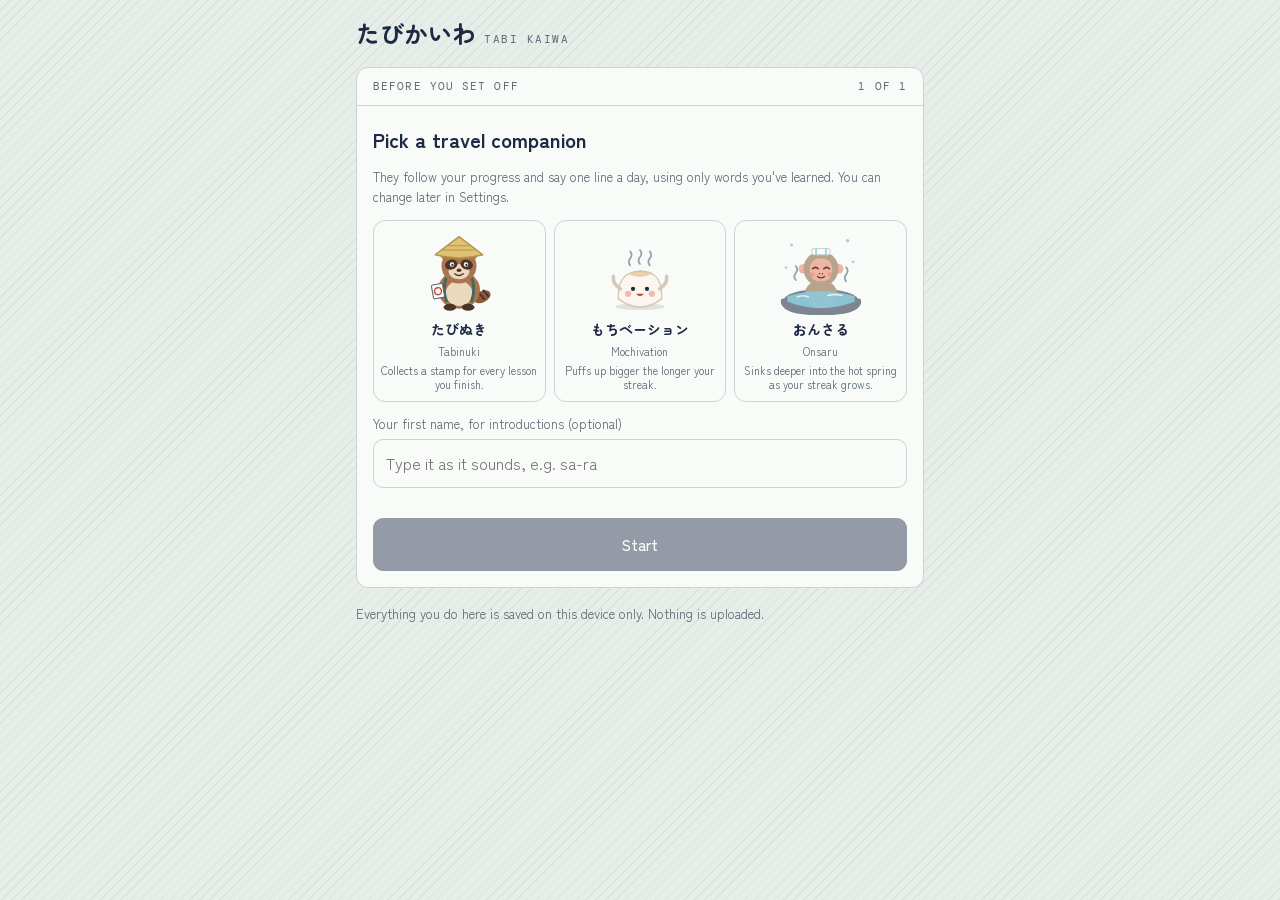
<file: index.html>
<!doctype html>
<html lang="en">
<head>
<meta charset="utf-8">
<meta name="viewport" content="width=device-width,initial-scale=1,viewport-fit=cover">
<meta name="theme-color" content="#E7EEEA" media="(prefers-color-scheme: light)">
<meta name="theme-color" content="#10161E" media="(prefers-color-scheme: dark)">
<title>Tabi Kaiwa</title>
<link rel="icon" href="data:image/svg+xml,%3Csvg xmlns='http://www.w3.org/2000/svg' viewBox='0 0 64 64'%3E%3Ccircle cx='32' cy='32' r='28' fill='none' stroke='%23C8452F' stroke-width='5'/%3E%3Ctext x='32' y='43' font-size='30' text-anchor='middle' fill='%23C8452F' font-family='sans-serif' font-weight='700'%3E旅%3C/text%3E%3C/svg%3E">
<link rel="preconnect" href="https://fonts.googleapis.com">
<link rel="preconnect" href="https://fonts.gstatic.com" crossorigin>
<link rel="stylesheet" href="https://fonts.googleapis.com/css2?family=DM+Mono:wght@400;500&family=Zen+Kaku+Gothic+New:wght@400;500;700&family=Zen+Maru+Gothic:wght@500;700&display=swap">
<style>
/* Tabi Kaiwa. Layout: phone-first single column of "train ticket" cards on security-print stock, bottom tab bar.
   Rounded kana face for Japanese, mono for ticket labels and romaji, vermilion only for stamps. */
:root{
  --stock:#E7EEEA; --stock-line:#D9E3DE; --paper:#F9FBF9; --ink:#1E2944; --muted:#5A6873; --rule:#C9D5D0;
  --accent:#23725F; --accent-soft:#D5E8E1; --stamp:#C8452F;
  --again:#B3402E; --hard:#9A6B12; --good:#23725F; --easy:#2F5DA8;
  --fix-bg:#FFF6E3; --fix-line:#E6C77E; --right-bg:#DDF0E8; --wrong-bg:#F8E1DC;
  --f-jp:"Zen Maru Gothic","Hiragino Maru Gothic ProN","Hiragino Sans","Yu Gothic",sans-serif;
  --f-ui:"Zen Kaku Gothic New","Hiragino Sans","Yu Gothic",system-ui,sans-serif;
  --f-mono:"DM Mono",ui-monospace,"SFMono-Regular",Menlo,monospace;
  color-scheme:light;
}
@media (prefers-color-scheme: dark){:root{
  --stock:#10161E; --stock-line:#151D27; --paper:#18212C; --ink:#E4EAF0; --muted:#94A3AF; --rule:#2B3743;
  --accent:#5CC0A4; --accent-soft:#1D3530; --stamp:#EC7B66;
  --again:#E3725F; --hard:#D6A44A; --good:#5CC0A4; --easy:#7DA6EC;
  --fix-bg:#2A2416; --fix-line:#6B5A2E; --right-bg:#173229; --wrong-bg:#3A1F1A; color-scheme:dark}}
*{box-sizing:border-box}
html{-webkit-text-size-adjust:100%}
html,body{margin:0;min-height:100%}
body{background:var(--stock);background-image:repeating-linear-gradient(135deg,var(--stock-line) 0 1px,transparent 1px 7px);
  color:var(--ink);font-family:var(--f-ui);font-size:15px;line-height:1.55;-webkit-tap-highlight-color:transparent}
body.no-romaji .r{display:none!important}
[hidden]{display:none!important}
button{font:inherit;color:inherit;cursor:pointer;touch-action:manipulation}
button:focus-visible,input:focus-visible,textarea:focus-visible,select:focus-visible{outline:2px solid var(--accent);outline-offset:2px}
p{margin:0} h1,h2,h3{margin:0;text-wrap:balance}
input,textarea,select{font:inherit;color:var(--ink);background:var(--paper);border:1px solid var(--rule);border-radius:10px;padding:11px 12px;font-size:16px;width:100%}
textarea{resize:vertical;min-height:80px}
label{font-size:13px;color:var(--muted);display:flex;flex-direction:column;gap:5px}

#main{max-width:600px;margin:0 auto;display:flex;flex-direction:column;gap:16px;
  padding:calc(14px + env(safe-area-inset-top,0px)) max(16px,env(safe-area-inset-right,0px)) calc(96px + env(safe-area-inset-bottom,0px)) max(16px,env(safe-area-inset-left,0px))}
body.in-player #main{padding-bottom:calc(28px + env(safe-area-inset-bottom,0px))}
body.in-player .nav{display:none}
.col{display:flex;flex-direction:column;gap:14px}
.row{display:flex;gap:8px;align-items:center;flex-wrap:wrap}
.between{justify-content:space-between}
.grow{flex:1;min-width:0}

.nav{position:fixed;left:0;right:0;bottom:0;z-index:20;background:var(--paper);border-top:1px solid var(--rule);
  display:grid;grid-template-columns:repeat(5,1fr);padding:6px max(8px,env(safe-area-inset-right,0px)) calc(6px + env(safe-area-inset-bottom,0px)) max(8px,env(safe-area-inset-left,0px))}
.nav button{border:0;background:none;display:flex;flex-direction:column;align-items:center;gap:0;padding:5px 2px;border-radius:10px;color:var(--muted)}
.nav .ni{font-family:var(--f-jp);font-weight:700;font-size:15px}
.nav .nl{font-family:var(--f-mono);font-size:10px;letter-spacing:.08em;text-transform:uppercase}
.nav button[aria-current="true"]{color:var(--ink);background:var(--accent-soft)}

.pagehead{display:flex;align-items:baseline;justify-content:space-between;gap:10px;flex-wrap:wrap}
.pagehead h1{font-family:var(--f-jp);font-size:24px;font-weight:700}
.pagehead h1 small{font-family:var(--f-mono);font-size:11px;font-weight:400;letter-spacing:.14em;text-transform:uppercase;color:var(--muted);margin-left:8px}
.label{font-family:var(--f-mono);font-size:11px;letter-spacing:.12em;text-transform:uppercase;color:var(--muted)}
.note{font-size:13px;color:var(--muted)}
.en{font-size:16px}
.why{font-size:15px;line-height:1.6;max-width:62ch}
.meaning{font-size:20px;font-weight:700}
.banner{border:1px solid var(--rule);background:var(--paper);border-radius:10px;padding:10px 12px;font-size:13px;color:var(--muted)}
.banner.warn{background:var(--fix-bg);border-color:var(--fix-line);color:var(--ink)}

.ticket{background:var(--paper);border:1px solid var(--rule);border-radius:12px;position:relative;overflow:hidden}
.ticket .head{display:flex;justify-content:space-between;gap:10px;padding:10px 16px;font-family:var(--f-mono);font-size:11px;letter-spacing:.1em;text-transform:uppercase;color:var(--muted);border-bottom:1px solid var(--rule)}
.ticket .body{padding:18px 16px;display:flex;flex-direction:column;gap:12px}
.ticket .foot{padding:0 16px 16px;display:flex;gap:8px;flex-wrap:wrap}
.perf{height:0;border-top:2px dashed var(--rule);margin:0 12px;position:relative}
.perf::before,.perf::after{content:"";position:absolute;top:-10px;width:18px;height:18px;border-radius:50%;background:var(--stock);border:1px solid var(--rule)}
.perf::before{left:-22px}.perf::after{right:-22px}

.btn{border:1px solid var(--rule);background:var(--paper);border-radius:10px;padding:11px 14px;font-weight:500;font-size:15px;text-align:center}
.btn.primary{background:var(--ink);border-color:var(--ink);color:var(--paper)}
.btn.accent{background:var(--accent);border-color:var(--accent);color:var(--paper)}
.btn.wide{flex:1;padding:14px}
.btn.small{padding:6px 10px;font-size:13px}
.btn:disabled{opacity:.45;cursor:default}
.listen{border:1px solid var(--rule);background:transparent;border-radius:999px;padding:5px 12px;font-size:12px;font-family:var(--f-mono);letter-spacing:.06em;color:var(--accent);white-space:nowrap}
.linkish{border:0;background:none;padding:0;color:var(--accent);font-size:13px;text-decoration:underline;text-underline-offset:3px}
.pill{border:1px solid var(--rule);background:var(--paper);border-radius:999px;padding:3px 10px;font-family:var(--f-mono);font-size:11px;letter-spacing:.06em;color:var(--muted)}
.pill[aria-pressed="true"]{background:var(--accent-soft);color:var(--ink);border-color:var(--accent)}
.seg{display:inline-flex;border:1px solid var(--rule);border-radius:8px;overflow:hidden;background:var(--paper)}
.seg button{border:0;background:transparent;padding:7px 11px;font-size:13px;color:var(--muted)}
.seg button[aria-pressed="true"]{background:var(--accent-soft);color:var(--ink);font-weight:500}
.progress{height:6px;background:var(--rule);border-radius:999px;overflow:hidden}
.progress span{display:block;height:100%;background:var(--accent);border-radius:999px}

/* word-by-word breakdown */
.il{display:flex;flex-wrap:wrap;gap:8px 2px;align-items:flex-start}
.w{display:flex;flex-direction:column;align-items:center;gap:1px;padding:3px 5px 4px;border-radius:8px;border:1px solid transparent;background:transparent;min-width:0}
.w .k{font-family:var(--f-jp);font-weight:700;font-size:23px;line-height:1.3}
.w .r{font-family:var(--f-mono);font-size:11px;color:var(--muted)}
.w .g{font-size:12px;color:var(--accent);text-align:center;max-width:10em;line-height:1.3}
.w .g.part{color:var(--hard)}
.w.new .k{color:var(--accent)}
.w.ghost{opacity:.16}
.w.slot{border:1px dashed var(--accent);background:var(--accent-soft)}
.il.sm .w .k{font-size:18px}
.il.lg .w .k{font-size:29px}
.big-kana{font-family:var(--f-jp);font-weight:700;font-size:44px;line-height:1.2;letter-spacing:.02em;overflow-wrap:anywhere}
.big-r{font-family:var(--f-mono);font-size:14px;color:var(--muted)}
.morae{display:flex;flex-wrap:wrap;gap:4px}
.mora{display:flex;flex-direction:column;align-items:center;border:1px solid var(--rule);border-radius:6px;padding:3px 7px;min-width:34px}
.mora .k{font-family:var(--f-jp);font-size:17px;font-weight:700}
.mora .rr{font-family:var(--f-mono);font-size:10px;color:var(--muted)}
.grid-set{display:grid;grid-template-columns:repeat(auto-fill,minmax(92px,1fr));gap:6px}
.grid-set button{border:1px solid var(--rule);background:var(--paper);border-radius:8px;padding:8px 4px;display:flex;flex-direction:column;align-items:center;gap:1px}
.grid-set .k{font-family:var(--f-jp);font-weight:700;font-size:17px}
.grid-set .r{font-family:var(--f-mono);font-size:10px;color:var(--muted)}
.grid-set .g{font-size:12px;color:var(--accent)}

/* home */
.hero{display:grid;grid-template-columns:118px 1fr;gap:12px;align-items:center}
.hero .char{width:118px;height:118px}
.bubble-say{background:var(--paper);border:1px solid var(--rule);border-radius:14px;padding:10px 12px;position:relative;display:flex;flex-direction:column;gap:4px;min-width:0}
.bubble-say::before{content:"";position:absolute;left:-7px;top:26px;width:12px;height:12px;background:var(--paper);border-left:1px solid var(--rule);border-bottom:1px solid var(--rule);transform:rotate(45deg)}
.stats{display:grid;grid-template-columns:repeat(3,1fr);gap:8px}
.stat{background:var(--paper);border:1px solid var(--rule);border-radius:10px;padding:8px 10px;font-family:var(--f-mono);font-size:11px;color:var(--muted);letter-spacing:.06em;text-transform:uppercase}
.stat b{display:block;font-size:22px;font-weight:500;color:var(--ink);font-variant-numeric:tabular-nums;letter-spacing:0}
.todo{display:grid;grid-template-columns:26px 1fr auto;gap:10px;align-items:center;padding:10px 0;border-top:1px solid var(--rule);text-align:left;background:none;border-left:0;border-right:0;border-bottom:0;width:100%}
.todo:first-of-type{border-top:0}
.todo .tick{width:24px;height:24px;border-radius:50%;border:2px solid var(--rule);display:grid;place-items:center;font-size:13px;color:var(--paper)}
.todo.done .tick{background:var(--accent);border-color:var(--accent)}
.todo .t{font-weight:700}
.todo .s{font-size:13px;color:var(--muted)}
.chev{color:var(--muted);font-family:var(--f-mono)}

/* route */
.station{display:flex;align-items:center;gap:10px;margin-top:6px}
.station .plate{white-space:nowrap;flex:none;background:var(--ink);color:var(--paper);border-radius:8px;padding:6px 14px;font-family:var(--f-jp);font-weight:700;font-size:18px;position:relative}
.station .plate::after{content:"";position:absolute;left:10px;right:10px;bottom:3px;height:2px;background:var(--accent)}
.station .sub{font-size:13px;color:var(--muted)}
.route{display:flex;flex-direction:column;position:relative;padding-left:26px}
.route::before{content:"";position:absolute;left:10px;top:10px;bottom:10px;width:3px;background:repeating-linear-gradient(var(--rule) 0 8px,transparent 8px 12px)}
.stop{position:relative;display:grid;grid-template-columns:1fr auto;gap:10px;align-items:center;text-align:left;border:1px solid var(--rule);background:var(--paper);border-radius:12px;padding:10px 12px;margin:4px 0}
.stop::before{content:"";position:absolute;left:-23px;top:50%;width:13px;height:13px;margin-top:-7px;border-radius:50%;background:var(--paper);border:3px solid var(--rule)}
.stop.done::before{background:var(--accent);border-color:var(--accent)}
.stop.next{border-color:var(--ink);box-shadow:inset 0 0 0 1px var(--ink)}
.stop.next::before{border-color:var(--ink)}
.stop > div{min-width:0}
.stop .t{font-family:var(--f-jp);font-weight:700;font-size:16px}
.stop .s{font-size:13px;color:var(--muted)}
.stop.boss{border-style:dashed}
.chip{font-family:var(--f-mono);font-size:10px;letter-spacing:.1em;text-transform:uppercase;border-radius:999px;padding:3px 8px;border:1px solid var(--rule);color:var(--muted);white-space:nowrap}
.chip.next{background:var(--ink);color:var(--paper);border-color:var(--ink)}
.hanko{width:40px;height:40px;border-radius:50%;border:2.5px solid var(--stamp);color:var(--stamp);display:grid;place-items:center;font-family:var(--f-jp);font-weight:700;font-size:15px;transform:rotate(-12deg);opacity:.9;line-height:1}
.hanko.big{width:64px;height:64px;font-size:22px;border-width:3px;box-shadow:inset 0 0 0 3px var(--paper),inset 0 0 0 4.5px var(--stamp)}
.hanko.empty{border-color:var(--rule);color:transparent;border-style:dashed;transform:none}
.stampbook{display:grid;grid-template-columns:repeat(auto-fill,minmax(64px,1fr));gap:12px;justify-items:center}
.stampbook .cell{display:flex;flex-direction:column;align-items:center;gap:4px;font-family:var(--f-mono);font-size:10px;color:var(--muted)}

/* player */
.player-top{display:flex;align-items:center;gap:10px}
.player-top .progress{flex:1}
.count{font-family:var(--f-mono);font-size:11px;color:var(--muted);font-variant-numeric:tabular-nums}
.opts{display:grid;gap:8px}
.opt{text-align:left;border:1px solid var(--rule);background:var(--paper);border-radius:10px;padding:13px 14px;font-size:15px}
.opt.jp{font-family:var(--f-jp);font-weight:700;font-size:18px}
.opt.right{background:var(--right-bg);border-color:var(--good)}
.opt.wrong{background:var(--wrong-bg);border-color:var(--again)}
.tray{min-height:62px;border:1px dashed var(--rule);border-radius:10px;padding:8px;display:flex;flex-wrap:wrap;gap:6px;align-items:center}
.tray.right{background:var(--right-bg);border-style:solid;border-color:var(--good)}
.tray.wrong{background:var(--wrong-bg);border-style:solid;border-color:var(--again)}
.tiles{display:flex;flex-wrap:wrap;gap:6px}
.tile{border:1px solid var(--rule);background:var(--paper);border-radius:8px;padding:7px 11px;display:flex;flex-direction:column;align-items:center}
.tile .k{font-family:var(--f-jp);font-weight:700;font-size:20px}
.tile .r{font-family:var(--f-mono);font-size:10px;color:var(--muted)}
.tile:disabled{opacity:.25}
.chips{display:flex;flex-wrap:wrap;gap:6px}
.chipbtn{border:1px solid var(--rule);background:var(--paper);border-radius:999px;padding:6px 12px;font-family:var(--f-jp);font-weight:700;font-size:16px}
.chipbtn[aria-pressed="true"]{background:var(--accent-soft);border-color:var(--accent)}
.verdict{font-weight:700}
.verdict.right{color:var(--good)}.verdict.wrong{color:var(--again)}.verdict.close{color:var(--hard)}
.mic{width:76px;height:76px;border-radius:50%;border:2px solid var(--ink);background:var(--paper);display:grid;place-items:center;font-family:var(--f-jp);font-weight:700;font-size:15px;flex:none}
.mic.live{background:var(--stamp);border-color:var(--stamp);color:#fff;animation:pulse 1.2s ease-in-out infinite}
.mic.small{width:54px;height:54px;font-size:12px}
.heard{font-family:var(--f-jp);font-size:17px;min-height:1.5em}

/* review */
.grades{display:grid;grid-template-columns:repeat(4,1fr);gap:6px;padding:14px 12px}
.grades button{border:1px solid var(--rule);background:var(--paper);border-radius:8px;padding:10px 2px 8px;display:flex;flex-direction:column;align-items:center;gap:1px;font-weight:700;font-size:14px}
.grades button span{font-family:var(--f-mono);font-weight:400;font-size:11px;color:var(--muted)}
.grades .again{color:var(--again)}.grades .hard{color:var(--hard)}.grades .good{color:var(--good)}.grades .easy{color:var(--easy)}
.prompt{font-size:21px;line-height:1.4;text-wrap:balance}

/* talk */
.scenes{display:grid;grid-template-columns:repeat(auto-fill,minmax(150px,1fr));gap:8px}
.scenes button{text-align:left;border:1px solid var(--rule);background:var(--paper);border-radius:10px;padding:10px 12px;display:flex;flex-direction:column;gap:2px}
.scenes button b{font-family:var(--f-jp);font-size:15px}
.scenes button span{font-size:12px;color:var(--muted)}
.scenes button[aria-pressed="true"]{border-color:var(--accent);box-shadow:inset 0 0 0 1px var(--accent)}
.goals{display:flex;flex-direction:column;gap:4px;font-size:13px}
.goals div{display:flex;gap:8px;align-items:baseline;color:var(--muted)}
.goals div.ok{color:var(--good)}
.chat{display:flex;flex-direction:column;gap:14px}
.msg{max-width:100%;display:flex;flex-direction:column;gap:4px;min-width:0}
.msg.them{align-self:flex-start}
.msg.me{align-self:flex-end;align-items:flex-end;max-width:94%}
.bubble{border-radius:12px;padding:10px 12px;border:1px solid var(--rule);background:var(--paper);overflow-wrap:anywhere;display:flex;flex-direction:column;gap:8px;min-width:0}
.msg.me .bubble{background:var(--ink);border-color:var(--ink);color:var(--paper)}
.msg.me .bubble .w .k{color:var(--paper)}
.msg.me .bubble .w .r{color:var(--rule)}
.msg.me .bubble .raw{font-family:var(--f-jp);font-size:17px}
.who{font-family:var(--f-mono);font-size:10px;letter-spacing:.12em;text-transform:uppercase;color:var(--muted)}
.fix{background:var(--fix-bg);border:1px solid var(--fix-line);border-radius:10px;padding:10px 12px;max-width:100%;display:flex;flex-direction:column;gap:6px;text-align:left}
.ok{font-family:var(--f-mono);font-size:11px;color:var(--good)}
.talkbar{position:sticky;bottom:calc(74px + env(safe-area-inset-bottom,0px));background:var(--stock);border:1px solid var(--rule);border-radius:14px;padding:10px;display:flex;gap:10px;align-items:center}
.talkbar input{flex:1;min-width:0}
.typing{font-family:var(--f-mono);font-size:12px;color:var(--muted)}

/* lists */
.group h3{margin:4px 0 8px;display:flex;align-items:baseline;gap:8px;flex-wrap:wrap;font-size:15px}
.group h3 .jpl{font-family:var(--f-jp)}
.group h3 small{font-family:var(--f-mono);font-weight:400;font-size:11px;color:var(--muted)}
.plist{background:var(--paper);border:1px solid var(--rule);border-radius:12px;overflow:hidden}
.pitem{display:grid;grid-template-columns:1fr auto;gap:10px;align-items:start;padding:10px 12px;border-top:1px solid var(--rule)}
.pitem:first-child{border-top:0}
.pitem > div{min-width:0}
.pitem.heard{background:color-mix(in srgb,var(--accent-soft) 45%,var(--paper))}
.menu{background:var(--paper);border:1px solid var(--rule);border-radius:12px;overflow:hidden}
.menu button{display:grid;grid-template-columns:1fr auto;gap:10px;align-items:center;width:100%;text-align:left;border:0;border-top:1px solid var(--rule);background:none;padding:13px 14px}
.menu button:first-child{border-top:0}
.menu .t{font-weight:700}.menu .s{font-size:13px;color:var(--muted)}
details.sect{background:var(--paper);border:1px solid var(--rule);border-radius:12px;overflow:hidden}
details.sect summary{padding:12px 14px;cursor:pointer;display:flex;gap:8px;align-items:baseline;flex-wrap:wrap;list-style:none}
details.sect summary::-webkit-details-marker{display:none}
details.sect summary .jpl{font-family:var(--f-jp);font-weight:700}
details.sect summary small{color:var(--muted);font-size:13px}
details.sect .plist{border:0;border-top:1px solid var(--rule);border-radius:0}

/* kana + games */
.kana-table{display:grid;grid-template-columns:repeat(5,1fr);gap:5px}
.kana-table button{border:1px solid var(--rule);background:var(--paper);border-radius:8px;padding:6px 2px;display:flex;flex-direction:column;align-items:center}
.kana-table button.blank{visibility:hidden}
.kana-table .k{font-family:var(--f-jp);font-weight:700;font-size:21px}
.kana-table .rr{font-family:var(--f-mono);font-size:10px;color:var(--muted)}
.game-q{font-family:var(--f-jp);font-weight:700;font-size:64px;text-align:center;line-height:1.2;padding:10px 0}
.game-opts{display:grid;grid-template-columns:1fr 1fr;gap:8px}
.game-opts .opt{text-align:center;font-family:var(--f-mono);font-size:18px;padding:16px 8px;font-variant-numeric:tabular-nums}
.game-opts .opt.jp{font-family:var(--f-jp)}
.timer{height:6px;background:var(--rule);border-radius:999px;overflow:hidden}
.timer span{display:block;height:100%;background:var(--stamp)}
.signcard{font-size:56px;font-weight:700;text-align:center;font-family:var(--f-ui);padding:14px 0}

.pick{display:grid;grid-template-columns:repeat(3,1fr);gap:8px}
.pick button{border:1px solid var(--rule);background:var(--paper);border-radius:12px;padding:10px 6px;display:flex;flex-direction:column;align-items:center;gap:4px;text-align:center}
.pick button[aria-pressed="true"]{border-color:var(--ink);box-shadow:inset 0 0 0 1px var(--ink)}
.pick .char{width:84px;height:84px}
.pick b{font-family:var(--f-jp);font-size:14px}
.pick span{font-size:11px;color:var(--muted);line-height:1.3}

.toast{position:fixed;left:50%;bottom:calc(92px + env(safe-area-inset-bottom,0px));transform:translateX(-50%);background:var(--ink);color:var(--paper);padding:9px 14px;border-radius:999px;font-size:13px;z-index:50;max-width:90vw;text-align:center}
.celebrate{display:flex;flex-direction:column;align-items:center;gap:10px;text-align:center;padding:8px 0}
.celebrate .char{width:150px;height:150px}

@keyframes pulse{0%,100%{box-shadow:0 0 0 0 color-mix(in srgb,var(--stamp) 50%,transparent)}50%{box-shadow:0 0 0 12px transparent}}
@media (prefers-reduced-motion:no-preference){
  .flipin{animation:flip .2s ease-out}
  @keyframes flip{from{transform:translateY(4px);opacity:.6}to{transform:none;opacity:1}}
  .w.pop{animation:pop .3s ease-out}
  @keyframes pop{from{transform:scale(.85);opacity:0}to{transform:none;opacity:1}}
  .hanko.fresh{animation:stampin .45s cubic-bezier(.2,1.4,.4,1)}
  @keyframes stampin{from{transform:rotate(-12deg) scale(2.2);opacity:0}to{transform:rotate(-12deg) scale(1);opacity:.9}}
  .char .bob{animation:bob 3s ease-in-out infinite;transform-origin:50% 100%}
  @keyframes bob{0%,100%{transform:translateY(0)}50%{transform:translateY(-3px)}}
  .char.happy .bob{animation:hop .6s ease-in-out 3}
  @keyframes hop{0%,100%{transform:translateY(0)}40%{transform:translateY(-12px)}}
  .char .blink{animation:blink 4.5s infinite;transform-origin:50% 50%;transform-box:fill-box}
  @keyframes blink{0%,94%,100%{transform:scaleY(1)}97%{transform:scaleY(.1)}}
  .char .steam{animation:steam 3s ease-in-out infinite}
  @keyframes steam{0%{opacity:0;transform:translateY(4px)}50%{opacity:.7}100%{opacity:0;transform:translateY(-6px)}}
}

</style>
</head>
<body>
<div id="app">
  <main id="main"></main>
  <nav id="nav" class="nav" aria-label="Sections">
    <button data-tab="home" aria-current="true"><span class="ni">きょう</span><span class="nl">Today</span></button>
    <button data-tab="learn"><span class="ni">みち</span><span class="nl">Path</span></button>
    <button data-tab="talk"><span class="ni">はなす</span><span class="nl">Talk</span></button>
    <button data-tab="book"><span class="ni">ことば</span><span class="nl">Phrases</span></button>
    <button data-tab="more"><span class="ni">もっと</span><span class="nl">More</span></button>
  </nav>
</div>
<div id="toast" class="toast" hidden></div>
<script type="application/json" id="curriculum">{"version":1,"stages":[{"n":1,"k":"おおさか","en":"Point, count, ask","place":"Osaka"},{"n":2,"k":"きょうと","en":"Doing things","place":"Kyoto"},{"n":3,"k":"ドライブ","en":"Asking and requesting","place":"Road trip: Kyoto prefecture to Kobe"},{"n":4,"k":"ニセコ","en":"On the mountain","place":"Niseko (Hirafu)"},{"n":5,"k":"とうきょう","en":"City and people","place":"Tokyo"}],"W":{"sumimasen":{"k":"すみません","kj":"すみません","r":"sumimasen","g":"excuse me / sorry","why":"Your most useful word. It gets a waiter's attention, apologises, and even thanks someone for a small favour. Calling すみません! across a restaurant is normal, not rude.","stage":1,"L":"L01"},"hai":{"k":"はい","kj":"はい","r":"hai","g":"yes","why":"Also means 'I'm listening' or 'here you go'. People say it constantly just to show they're following.","stage":1,"L":"L01"},"iie":{"k":"いいえ","kj":"いいえ","r":"iie","g":"no","why":"Correct but blunt on its own. You'll soon learn softer ways to turn things down.","stage":1,"L":"L01"},"arigatou":{"k":"ありがとう","kj":"ありがとう","r":"arigatou","g":"thank you","why":"Casual on its own. The う at the end just stretches the お sound: a-ri-ga-too.","stage":1,"L":"L01"},"gozaimasu":{"k":"ございます","kj":"ございます","r":"gozaimasu","g":"(very polite)","why":"A very polite 'there is'. It attaches to set phrases to raise the politeness: ありがとう ございます.","stage":1,"L":"L01"},"onegaishimasu":{"k":"おねがいします","kj":"お願いします","r":"onegaishimasu","g":"please (I ask)","why":"お (polite) + ねがい (a wish) + します (I do): 'I make a request'. Name the thing you want, then add this.","stage":1,"L":"L01"},"konnichiwa":{"k":"こんにちは","kj":"こんにちは","r":"konnichiwa","g":"hello","why":"The daytime greeting. The last は is said 'wa' because it began life as the topic marker: 'as for today...'","stage":1,"L":"L01"},"ohayou":{"k":"おはよう","kj":"おはよう","r":"ohayou","g":"good morning","why":"Add ございます to make it polite, which you should with staff and strangers.","stage":1,"L":"L01"},"konbanwa":{"k":"こんばんは","kj":"こんばんは","r":"konbanwa","g":"good evening","why":"Same build as こんにちは: こんばん (this evening) + は, said 'wa'.","stage":1,"L":"L01"},"douzo":{"k":"どうぞ","kj":"どうぞ","r":"douzo","g":"go ahead / here you are","why":"You'll hear it when someone offers you a seat, a menu or the way through a door.","stage":1,"L":"L01"},"kore":{"k":"これ","kj":"これ","r":"kore","g":"this","why":"Something near you. Point at the menu and say これ.","stage":1,"L":"L02"},"sore":{"k":"それ","kj":"それ","r":"sore","g":"that (by you)","why":"The thing near the person you're talking to, like a dish on their side of the counter.","stage":1,"L":"L02"},"are":{"k":"あれ","kj":"あれ","r":"are","g":"that (over there)","why":"Away from both of you. これ, それ, あれ: the first sound tells you how far away it is.","stage":1,"L":"L02"},"wa":{"k":"は","kj":"は","r":"wa","g":"[topic]","why":"Marks what the sentence is about, like 'as for...'. Written は but said 'wa' in this job.","stage":1,"L":"L02"},"nan":{"k":"なん","kj":"何","r":"nan","g":"what","why":"The question word 'what'. It sits where the answer would go.","stage":1,"L":"L02"},"desu":{"k":"です","kj":"です","r":"desu","g":"is / am / are","why":"The polite 'it is'. Always at the very end. The u is almost silent: 'dess'.","stage":1,"L":"L02"},"ka":{"k":"か","kj":"か","r":"ka","g":"?","why":"Add か to the end and any sentence becomes a question. The word order never changes.","stage":1,"L":"L02"},"niku":{"k":"にく","kj":"肉","r":"niku","g":"meat","why":"Useful for checking what's in a dish.","stage":1,"L":"L02"},"sakana":{"k":"さかな","kj":"魚","r":"sakana","g":"fish","why":"Fish is everywhere in Japanese food, including the stock.","stage":1,"L":"L02"},"yasai":{"k":"やさい","kj":"野菜","r":"yasai","g":"vegetables","why":"You'll need this one for the vegetarian in your group.","stage":1,"L":"L02"},"takoyaki":{"k":"たこやき","kj":"たこ焼き","r":"takoyaki","g":"takoyaki","why":"Osaka's street food: たこ (octopus) + やき (grilled). やき shows up in lots of dish names.","stage":1,"L":"L02"},"sou":{"k":"そう","kj":"そう","r":"sou","g":"so / that's right","why":"そう です means 'that's right'. You'll confirm things with it all day.","stage":1,"L":"L02"},"chigaimasu":{"k":"ちがいます","kj":"違います","r":"chigaimasu","g":"that's not it","why":"Literally 'it differs'. A polite way to say 'no, that's wrong' without a blunt いいえ.","stage":1,"L":"L02"},"n1":{"k":"いち","kj":"一","r":"ichi","g":"1","why":"","set":"num","stage":1,"L":"L03"},"n2":{"k":"に","kj":"二","r":"ni","g":"2","why":"","set":"num","stage":1,"L":"L03"},"n3":{"k":"さん","kj":"三","r":"san","g":"3","why":"","set":"num","stage":1,"L":"L03"},"n4":{"k":"よん","kj":"四","r":"yon","g":"4","why":"Also read し, but よん is the safe everyday choice.","set":"num","stage":1,"L":"L03"},"n5":{"k":"ご","kj":"五","r":"go","g":"5","why":"","set":"num","stage":1,"L":"L03"},"n6":{"k":"ろく","kj":"六","r":"roku","g":"6","why":"","set":"num","stage":1,"L":"L03"},"n7":{"k":"なな","kj":"七","r":"nana","g":"7","why":"Also read しち. なな is clearer and never misheard as いち.","set":"num","stage":1,"L":"L03"},"n8":{"k":"はち","kj":"八","r":"hachi","g":"8","why":"","set":"num","stage":1,"L":"L03"},"n9":{"k":"きゅう","kj":"九","r":"kyuu","g":"9","why":"Also read く in a few set words such as くじ (9 o'clock).","set":"num","stage":1,"L":"L03"},"n10":{"k":"じゅう","kj":"十","r":"juu","g":"10","why":"After ten, numbers stack: じゅういち is 11, にじゅう is 20.","set":"num","stage":1,"L":"L03"},"hitori":{"k":"ひとり","kj":"1人","r":"hitori","g":"one person","why":"People are counted with にん, but one and two are irregular.","set":"people","stage":1,"L":"L03"},"futari":{"k":"ふたり","kj":"2人","r":"futari","g":"two people","why":"The second irregular one. From three onward it's just number + にん.","set":"people","stage":1,"L":"L03"},"sannin":{"k":"さんにん","kj":"3人","r":"sannin","g":"three people","why":"さん (three) + にん (people).","set":"people","stage":1,"L":"L03"},"yonin":{"k":"よにん","kj":"4人","r":"yonin","g":"four people","why":"Careful: よにん, not よんにん.","set":"people","stage":1,"L":"L03"},"gonin":{"k":"ごにん","kj":"5人","r":"gonin","g":"five people","why":"ご (five) + にん (people).","set":"people","stage":1,"L":"L03"},"rokunin":{"k":"ろくにん","kj":"6人","r":"rokunin","g":"six people","why":"ろく (six) + にん (people). Your group's number.","set":"people","stage":1,"L":"L03"},"o":{"k":"を","kj":"を","r":"o","g":"[thing]","why":"Marks the thing being acted on. Written を, said 'o'. It points back at the word before it: 'this is the thing I mean'.","stage":1,"L":"L04"},"kudasai":{"k":"ください","kj":"ください","r":"kudasai","g":"please give me","why":"A direct, polite 'give me'. おねがいします is a touch softer. Both are fine in any restaurant.","stage":1,"L":"L04"},"hitotsu":{"k":"ひとつ","kj":"1つ","r":"hitotsu","g":"one (thing)","why":"The general counter for things. It works for nearly anything on a menu.","set":"thing","stage":1,"L":"L04"},"futatsu":{"k":"ふたつ","kj":"2つ","r":"futatsu","g":"two (things)","why":"","set":"thing","stage":1,"L":"L04"},"mittsu":{"k":"みっつ","kj":"3つ","r":"mittsu","g":"three (things)","why":"The small っ is a tiny pause: mit-tsu.","set":"thing","stage":1,"L":"L04"},"yottsu":{"k":"よっつ","kj":"4つ","r":"yottsu","g":"four (things)","why":"","set":"thing","stage":1,"L":"L04"},"itsutsu":{"k":"いつつ","kj":"5つ","r":"itsutsu","g":"five (things)","why":"","set":"thing","stage":1,"L":"L04"},"muttsu":{"k":"むっつ","kj":"6つ","r":"muttsu","g":"six (things)","why":"One each for your whole group.","set":"thing","stage":1,"L":"L04"},"nanatsu":{"k":"ななつ","kj":"7つ","r":"nanatsu","g":"seven (things)","why":"","set":"thing","stage":1,"L":"L04"},"yattsu":{"k":"やっつ","kj":"8つ","r":"yattsu","g":"eight (things)","why":"","set":"thing","stage":1,"L":"L04"},"kokonotsu":{"k":"ここのつ","kj":"9つ","r":"kokonotsu","g":"nine (things)","why":"","set":"thing","stage":1,"L":"L04"},"too":{"k":"とお","kj":"10","r":"too","g":"ten (things)","why":"The only one without つ.","set":"thing","stage":1,"L":"L04"},"biiru":{"k":"ビール","kj":"ビール","r":"biiru","g":"beer","why":"The long line ー stretches the vowel before it: bii-ru.","stage":1,"L":"L04"},"omizu":{"k":"おみず","kj":"お水","r":"omizu","g":"water","why":"お (polite) + みず (water). Free water is normal in restaurants.","stage":1,"L":"L04"},"ocha":{"k":"おちゃ","kj":"お茶","r":"ocha","g":"tea","why":"お (polite) + ちゃ (tea). Usually green, and often free.","stage":1,"L":"L04"},"karaage":{"k":"からあげ","kj":"唐揚げ","r":"karaage","g":"fried chicken","why":"An izakaya staple that everyone orders.","stage":1,"L":"L04"},"edamame":{"k":"えだまめ","kj":"枝豆","r":"edamame","g":"edamame","why":"えだ (branch) + まめ (bean). A safe vegetarian starter.","stage":1,"L":"L04"},"to":{"k":"と","kj":"と","r":"to","g":"and","why":"Joins nouns: A と B. Only for things, not for joining sentences.","stage":1,"L":"L05"},"mo":{"k":"も","kj":"も","r":"mo","g":"also / too","why":"Takes the place of は or を to mean 'too'.","stage":1,"L":"L05"},"watashi":{"k":"わたし","kj":"私","r":"watashi","g":"I / me","why":"Japanese drops 'I' whenever it's obvious, so you'll use this less than you expect.","stage":1,"L":"L05"},"haibooru":{"k":"ハイボール","kj":"ハイボール","r":"haibooru","g":"highball","why":"Whisky and soda. On every izakaya menu.","stage":1,"L":"L05"},"remonsawaa":{"k":"レモンサワー","kj":"レモンサワー","r":"remonsawaa","g":"lemon sour","why":"Shochu, soda and lemon. The other izakaya classic.","stage":1,"L":"L05"},"uuroncha":{"k":"ウーロンちゃ","kj":"ウーロン茶","r":"uuroncha","g":"oolong tea","why":"The standard non-alcoholic order at an izakaya.","stage":1,"L":"L05"},"gohan":{"k":"ごはん","kj":"ご飯","r":"gohan","g":"rice / a meal","why":"Means cooked rice, and by extension a meal.","stage":1,"L":"L05"},"yakitori":{"k":"やきとり","kj":"焼き鳥","r":"yakitori","g":"grilled chicken skewers","why":"やき (grilled) + とり (bird). The same やき as in たこやき.","stage":1,"L":"L05"},"okonomiyaki":{"k":"おこのみやき","kj":"お好み焼き","r":"okonomiyaki","g":"okonomiyaki","why":"おこのみ (as you like it) + やき (grilled). Osaka's savoury pancake.","stage":1,"L":"L05"},"toriaezu":{"k":"とりあえず","kj":"とりあえず","r":"toriaezu","g":"to start with","why":"'For now'. とりあえず ビール is such a common opener it's practically a proverb.","stage":1,"L":"L05"},"ijou":{"k":"いじょう","kj":"以上","r":"ijou","g":"that's all","why":"Signals the end of your order.","stage":1,"L":"L05"},"mou":{"k":"もう","kj":"もう","r":"mou","g":"more / another","why":"Adds 'one more': もう いちど is 'one more time', もう ひとつ is 'one more'.","stage":1,"L":"L06"},"ichido":{"k":"いちど","kj":"一度","r":"ichido","g":"one time","why":"いち (one) + ど (times).","stage":1,"L":"L06"},"yukkuri":{"k":"ゆっくり","kj":"ゆっくり","r":"yukkuri","g":"slowly","why":"Also means 'relaxed'. Staff may say ごゆっくり: 'take your time'.","stage":1,"L":"L06"},"wakarimasu":{"k":"わかります","kj":"わかります","r":"wakarimasu","g":"understand","why":"Polite verbs end in ます.","stage":1,"L":"L06"},"wakarimasen":{"k":"わかりません","kj":"わかりません","r":"wakarimasen","g":"don't understand","why":"ます becomes ません and the verb turns negative.","stage":1,"L":"L06"},"wakarimashita":{"k":"わかりました","kj":"わかりました","r":"wakarimashita","g":"understood / got it","why":"ます becomes ました for the past: 'I have understood'. Use it to accept what you've been told.","stage":1,"L":"L06"},"eigo":{"k":"えいご","kj":"英語","r":"eigo","g":"English","why":"えい (England) + ご (language).","stage":1,"L":"L06"},"nihongo":{"k":"にほんご","kj":"日本語","r":"nihongo","g":"Japanese","why":"にほん (Japan) + ご (language).","stage":1,"L":"L06"},"sukoshi":{"k":"すこし","kj":"少し","r":"sukoshi","g":"a little","why":"Softens anything: すこし わかります.","stage":1,"L":"L06"},"chotto":{"k":"ちょっと","kj":"ちょっと","r":"chotto","g":"a bit","why":"The casual twin of すこし. Said alone with a trailing voice, ちょっと... is how people say no without saying no.","stage":1,"L":"L06"},"madamada":{"k":"まだまだ","kj":"まだまだ","r":"madamada","g":"not yet at all","why":"The modest reply to any compliment: 'still a long way to go'.","stage":1,"L":"L06"},"doko":{"k":"どこ","kj":"どこ","r":"doko","g":"where","why":"Same family as これ: ここ, そこ, あそこ, and the question form どこ.","stage":1,"L":"L07"},"toire":{"k":"トイレ","kj":"トイレ","r":"toire","g":"toilet","why":"Katakana is for borrowed words, so sounding it out often gives you the English.","stage":1,"L":"L07"},"eki":{"k":"えき","kj":"駅","r":"eki","g":"station","why":"Train station. The place name goes first: きょうとえき.","stage":1,"L":"L07"},"koko":{"k":"ここ","kj":"ここ","r":"koko","g":"here","why":"Where you are.","stage":1,"L":"L07"},"soko":{"k":"そこ","kj":"そこ","r":"soko","g":"there (by you)","why":"Where the listener is.","stage":1,"L":"L07"},"asoko":{"k":"あそこ","kj":"あそこ","r":"asoko","g":"over there","why":"Away from both of you.","stage":1,"L":"L07"},"migi":{"k":"みぎ","kj":"右","r":"migi","g":"right","why":"You'll hear this in almost every set of directions.","stage":1,"L":"L07"},"hidari":{"k":"ひだり","kj":"左","r":"hidari","g":"left","why":"Japan drives on the left, same as home.","stage":1,"L":"L07"},"massugu":{"k":"まっすぐ","kj":"まっすぐ","r":"massugu","g":"straight ahead","why":"The small っ is a tiny pause: mas-sugu.","stage":1,"L":"L07"},"deguchi":{"k":"でぐち","kj":"出口","r":"deguchi","g":"exit","why":"で (go out) + ぐち (mouth, opening).","stage":1,"L":"L07"},"iriguchi":{"k":"いりぐち","kj":"入口","r":"iriguchi","g":"entrance","why":"いり (go in) + ぐち (opening).","stage":1,"L":"L07"},"konbini":{"k":"コンビニ","kj":"コンビニ","r":"konbini","g":"convenience store","why":"Short for 'convenience'. Open all hours, with ATMs, food and toilets.","stage":1,"L":"L07"},"hoteru":{"k":"ホテル","kj":"ホテル","r":"hoteru","g":"hotel","why":"Japanese has no separate l sound, so 'l' becomes る.","stage":1,"L":"L07"},"arimasu":{"k":"あります","kj":"あります","r":"arimasu","g":"there is / have","why":"For things. Add か to ask 'do you have...?'","stage":1,"L":"L08"},"arimasen":{"k":"ありません","kj":"ありません","r":"arimasen","g":"there isn't / don't have","why":"The same ます to ません swap you already know.","stage":1,"L":"L08"},"imasu":{"k":"います","kj":"います","r":"imasu","g":"there is (people)","why":"The partner of あります, used for people and animals.","stage":1,"L":"L08"},"ga":{"k":"が","kj":"が","r":"ga","g":"[subject]","why":"Marks the thing that exists or does something. よやく が あります: 'a booking exists'.","stage":1,"L":"L08"},"no":{"k":"の","kj":"の","r":"no","g":"'s / of","why":"Links two nouns, with the describing one first: えいご の メニュー is 'English menu'.","stage":1,"L":"L08"},"menyuu":{"k":"メニュー","kj":"メニュー","r":"menyuu","g":"menu","why":"Small ュ joins the sound before it: nyu.","stage":1,"L":"L08"},"yoyaku":{"k":"よやく","kj":"予約","r":"yoyaku","g":"booking","why":"For restaurants, hotels and cars.","stage":1,"L":"L08"},"seki":{"k":"せき","kj":"席","r":"seki","g":"seat / table","why":"Staff say おせき. In Japanese you ask for seats, not a table.","stage":1,"L":"L08"},"namae":{"k":"なまえ","kj":"名前","r":"namae","g":"name","why":"Staff say おなまえ when asking for yours.","stage":1,"L":"L08"},"waifai":{"k":"ワイファイ","kj":"Wi-Fi","r":"waifai","g":"Wi-Fi","why":"Small ァ joins フ to make 'fa'.","stage":1,"L":"L08"},"ikura":{"k":"いくら","kj":"いくら","r":"ikura","g":"how much","why":"For prices.","stage":1,"L":"L09"},"en":{"k":"えん","kj":"円","r":"en","g":"yen","why":"Said 'en', not 'yen'.","stage":1,"L":"L09"},"hyaku":{"k":"ひゃく","kj":"百","r":"hyaku","g":"100","why":"Changes sound in three places: さんびゃく (300), ろっぴゃく (600), はっぴゃく (800).","stage":1,"L":"L09"},"sen":{"k":"せん","kj":"千","r":"sen","g":"1,000","why":"Changes in two places: さんぜん (3,000) and はっせん (8,000).","stage":1,"L":"L09"},"man":{"k":"まん","kj":"万","r":"man","g":"10,000","why":"Japanese counts in ten-thousands: いちまん is 10,000, にまん is 20,000.","stage":1,"L":"L09"},"reshiito":{"k":"レシート","kj":"レシート","r":"reshiito","g":"receipt","why":"From English 'receipt'.","stage":1,"L":"L09"},"de":{"k":"で","kj":"で","r":"de","g":"by / with","why":"Marks the means: カード で is 'by card'. Later you'll see it mark where an action happens.","stage":1,"L":"L10"},"kaado":{"k":"カード","kj":"カード","r":"kaado","g":"card","why":"Credit or debit card.","stage":1,"L":"L10"},"genkin":{"k":"げんきん","kj":"現金","r":"genkin","g":"cash","why":"Still needed at small shops, rural petrol stations and some ryokan.","stage":1,"L":"L10"},"daijoubu":{"k":"だいじょうぶ","kj":"大丈夫","r":"daijoubu","g":"OK / fine","why":"'All right'. X は だいじょうぶ です is also the polite 'no thanks'.","stage":1,"L":"L10"},"fukuro":{"k":"ふくろ","kj":"袋","r":"fukuro","g":"bag","why":"Shops charge for bags, so the clerk will ask.","stage":1,"L":"L10"},"okaikei":{"k":"おかいけい","kj":"お会計","r":"okaikei","g":"the bill","why":"お (polite) + かいけい (accounts). Crossing your index fingers in an X means the same thing.","stage":1,"L":"L10"},"betsubetsu":{"k":"べつべつ","kj":"別々","r":"betsubetsu","g":"separately","why":"Not every place will split the bill, so asking is polite.","stage":1,"L":"L10"},"issho":{"k":"いっしょ","kj":"一緒","r":"issho","g":"together","why":"One bill, or one table.","stage":1,"L":"L10"},"zenbu":{"k":"ぜんぶ","kj":"全部","r":"zenbu","g":"all of it","why":"ぜんぶ で is 'for everything, in total'.","stage":1,"L":"L10"},"suika":{"k":"スイカ","kj":"Suica","r":"suika","g":"Suica (transit card)","why":"The tap-and-go transit card. It also pays at konbini and vending machines.","stage":1,"L":"L10"},"gochisousama":{"k":"ごちそうさまでした","kj":"ごちそうさまでした","r":"gochisousamadeshita","g":"thanks for the meal","why":"Said as you finish or leave. ごちそう means 'a feast', and でした is the past of です: 'it was a feast'.","stage":1,"L":"L10"},"ikimasu":{"k":"いきます","kj":"行きます","r":"ikimasu","g":"go","why":"Also covers 'will go'. Japanese has no separate future tense.","stage":2,"L":"L11"},"kimasu":{"k":"きます","kj":"来ます","r":"kimasu","g":"come","why":"Towards where the speaker is.","stage":2,"L":"L11"},"kaerimasu":{"k":"かえります","kj":"帰ります","r":"kaerimasu","g":"go back","why":"Going back to where you belong: home, or your hotel.","stage":2,"L":"L11"},"ikimasen":{"k":"いきません","kj":"行きません","r":"ikimasen","g":"don't go","why":"The same ます to ません swap as わかりません.","stage":2,"L":"L11","form":true},"ni":{"k":"に","kj":"に","r":"ni","g":"to / at","why":"Marks a destination: きょうと に いきます. It also marks a point in time, and where something is.","stage":2,"L":"L11"},"kyouto":{"k":"きょうと","kj":"京都","r":"kyouto","g":"Kyoto","why":"The old capital. きょう (capital) + と (city).","stage":2,"L":"L11"},"oosaka":{"k":"おおさか","kj":"大阪","r":"oosaka","g":"Osaka","why":"Two お in a row make one long 'oo'.","stage":2,"L":"L11"},"toukyou":{"k":"とうきょう","kj":"東京","r":"toukyou","g":"Tokyo","why":"とう (east) + きょう (capital). Both vowels are long: too-kyoo.","stage":2,"L":"L11"},"kyou":{"k":"きょう","kj":"今日","r":"kyou","g":"today","why":"Sounds the same as the きょう in きょうと, but it's a different word.","stage":2,"L":"L11"},"ashita":{"k":"あした","kj":"明日","r":"ashita","g":"tomorrow","why":"Time words like this need no particle.","stage":2,"L":"L11"},"densha":{"k":"でんしゃ","kj":"電車","r":"densha","g":"train","why":"でん (electric) + しゃ (vehicle).","stage":2,"L":"L11"},"basu":{"k":"バス","kj":"バス","r":"basu","g":"bus","why":"From English.","stage":2,"L":"L11"},"takushii":{"k":"タクシー","kj":"タクシー","r":"takushii","g":"taxi","why":"The doors open and close by themselves, so don't touch them.","stage":2,"L":"L11"},"kono":{"k":"この","kj":"この","r":"kono","g":"this ~","why":"これ stands alone. この must be followed by a noun: この バス.","stage":2,"L":"L11"},"tsugi":{"k":"つぎ","kj":"次","r":"tsugi","g":"next","why":"You'll hear it in every train announcement.","stage":2,"L":"L11"},"nanji":{"k":"なんじ","kj":"何時","r":"nanji","g":"what time","why":"なん (what) + じ (o'clock).","stage":2,"L":"L12"},"ichiji":{"k":"いちじ","kj":"1時","r":"ichiji","g":"1 o'clock","why":"","set":"time","stage":2,"L":"L12"},"niji":{"k":"にじ","kj":"2時","r":"niji","g":"2 o'clock","why":"","set":"time","stage":2,"L":"L12"},"sanji":{"k":"さんじ","kj":"3時","r":"sanji","g":"3 o'clock","why":"","set":"time","stage":2,"L":"L12"},"yoji":{"k":"よじ","kj":"4時","r":"yoji","g":"4 o'clock","why":"Irregular: よじ, not よんじ.","set":"time","stage":2,"L":"L12"},"goji":{"k":"ごじ","kj":"5時","r":"goji","g":"5 o'clock","why":"","set":"time","stage":2,"L":"L12"},"rokuji":{"k":"ろくじ","kj":"6時","r":"rokuji","g":"6 o'clock","why":"","set":"time","stage":2,"L":"L12"},"shichiji":{"k":"しちじ","kj":"7時","r":"shichiji","g":"7 o'clock","why":"Irregular: しちじ, not ななじ.","set":"time","stage":2,"L":"L12"},"hachiji":{"k":"はちじ","kj":"8時","r":"hachiji","g":"8 o'clock","why":"","set":"time","stage":2,"L":"L12"},"kuji":{"k":"くじ","kj":"9時","r":"kuji","g":"9 o'clock","why":"Irregular: くじ, not きゅうじ.","set":"time","stage":2,"L":"L12"},"juuji":{"k":"じゅうじ","kj":"10時","r":"juuji","g":"10 o'clock","why":"","set":"time","stage":2,"L":"L12"},"juuichiji":{"k":"じゅういちじ","kj":"11時","r":"juuichiji","g":"11 o'clock","why":"","set":"time","stage":2,"L":"L12"},"juuniji":{"k":"じゅうにじ","kj":"12時","r":"juuniji","g":"12 o'clock","why":"","set":"time","stage":2,"L":"L12"},"han":{"k":"はん","kj":"半","r":"han","g":"half past","why":"Goes after the hour: しちじ はん is 7:30.","stage":2,"L":"L12"},"ima":{"k":"いま","kj":"今","r":"ima","g":"now","why":"No particle needed.","stage":2,"L":"L12"},"kara":{"k":"から","kj":"から","r":"kara","g":"from","why":"Goes after the starting point, in time or place.","stage":2,"L":"L12"},"made":{"k":"まで","kj":"まで","r":"made","g":"until / as far as","why":"The partner of から. In a taxi, place + まで is 'to'.","stage":2,"L":"L12"},"asagohan":{"k":"あさごはん","kj":"朝ご飯","r":"asagohan","g":"breakfast","why":"あさ (morning) + ごはん (meal).","stage":2,"L":"L12"},"bangohan":{"k":"ばんごはん","kj":"晩ご飯","r":"bangohan","g":"dinner","why":"ばん (evening) + ごはん (meal).","stage":2,"L":"L12"},"mise":{"k":"みせ","kj":"店","r":"mise","g":"shop / restaurant","why":"Covers anywhere that sells things, including places to eat.","stage":2,"L":"L12"},"tabemasu":{"k":"たべます","kj":"食べます","r":"tabemasu","g":"eat","why":"A regular verb: every form is built by swapping ます.","stage":2,"L":"L13"},"nomimasu":{"k":"のみます","kj":"飲みます","r":"nomimasu","g":"drink","why":"Also used for taking medicine and for soup.","stage":2,"L":"L13"},"kaimasu":{"k":"かいます","kj":"買います","r":"kaimasu","g":"buy","why":"","stage":2,"L":"L13"},"mimasu":{"k":"みます","kj":"見ます","r":"mimasu","g":"see / look at","why":"Covers seeing, looking and watching.","stage":2,"L":"L13"},"shimasu":{"k":"します","kj":"します","r":"shimasu","g":"do","why":"The all-purpose verb. Noun + します makes hundreds of verbs, as in レンタル します.","stage":2,"L":"L13"},"tabemasen":{"k":"たべません","kj":"食べません","r":"tabemasen","g":"don't eat","why":"States a habit or choice.","stage":2,"L":"L13","form":true},"nomimasen":{"k":"のみません","kj":"飲みません","r":"nomimasen","g":"don't drink","why":"","stage":2,"L":"L13","form":true},"nani":{"k":"なに","kj":"何","r":"nani","g":"what","why":"The same word as なん. It's なん before です, and なに before を and が.","stage":2,"L":"L13"},"osake":{"k":"おさけ","kj":"お酒","r":"osake","g":"alcohol / sake","why":"Means alcohol in general as well as sake itself.","stage":2,"L":"L13"},"koohii":{"k":"コーヒー","kj":"コーヒー","r":"koohii","g":"coffee","why":"Two long vowels: koo-hii.","stage":2,"L":"L13"},"raamen":{"k":"ラーメン","kj":"ラーメン","r":"raamen","g":"ramen","why":"Every region has its own style.","stage":2,"L":"L13"},"mochikaeri":{"k":"もちかえり","kj":"持ち帰り","r":"mochikaeri","g":"takeaway","why":"もち (carry) + かえり (going back).","stage":2,"L":"L13"},"itadakimasu":{"k":"いただきます","kj":"いただきます","r":"itadakimasu","g":"(said before eating)","why":"Literally 'I humbly receive'. Said before the first bite. Its partner at the end is ごちそうさまでした.","stage":2,"L":"L13"},"tabemashita":{"k":"たべました","kj":"食べました","r":"tabemashita","g":"ate","why":"ます becomes ました for the past.","stage":2,"L":"L14","form":true},"nomimashita":{"k":"のみました","kj":"飲みました","r":"nomimashita","g":"drank","why":"","stage":2,"L":"L14","form":true},"ikimashita":{"k":"いきました","kj":"行きました","r":"ikimashita","g":"went","why":"","stage":2,"L":"L14","form":true},"kimashita":{"k":"きました","kj":"来ました","r":"kimashita","g":"came","why":"","stage":2,"L":"L14","form":true},"mimashita":{"k":"みました","kj":"見ました","r":"mimashita","g":"saw","why":"","stage":2,"L":"L14","form":true},"kaimashita":{"k":"かいました","kj":"買いました","r":"kaimashita","g":"bought","why":"","stage":2,"L":"L14","form":true},"ikimasendeshita":{"k":"いきませんでした","kj":"行きませんでした","r":"ikimasendeshita","g":"didn't go","why":"Negative past: ません plus でした.","stage":2,"L":"L14","form":true},"deshita":{"k":"でした","kj":"でした","r":"deshita","g":"was","why":"The past of です.","stage":2,"L":"L14","form":true},"kinou":{"k":"きのう","kj":"昨日","r":"kinou","g":"yesterday","why":"","stage":2,"L":"L14"},"mou2":{"k":"もう","kj":"もう","r":"mou","g":"already","why":"The same もう as 'more'. With a past verb it means 'already'.","stage":2,"L":"L14"},"mada":{"k":"まだ","kj":"まだ","r":"mada","g":"not yet / still","why":"まだ です on its own means 'not yet'.","stage":2,"L":"L14"},"otera":{"k":"おてら","kj":"お寺","r":"otera","g":"temple","why":"Buddhist. Kyoto has well over a thousand.","stage":2,"L":"L14"},"jinja":{"k":"じんじゃ","kj":"神社","r":"jinja","g":"shrine","why":"Shinto. Look for the gate at the entrance.","stage":2,"L":"L14"},"hajimete":{"k":"はじめて","kj":"初めて","r":"hajimete","g":"first time","why":"X は はじめて です: 'it's my first time in X'.","stage":2,"L":"L14"},"oishii":{"k":"おいしい","kj":"おいしい","r":"oishii","g":"delicious","why":"The word you'll use most at the table.","stage":2,"L":"L15"},"ookii":{"k":"おおきい","kj":"大きい","r":"ookii","g":"big","why":"","stage":2,"L":"L15"},"chiisai":{"k":"ちいさい","kj":"小さい","r":"chiisai","g":"small","why":"","stage":2,"L":"L15"},"takai":{"k":"たかい","kj":"高い","r":"takai","g":"expensive / high","why":"One word for both 'expensive' and 'tall'.","stage":2,"L":"L15"},"yasui":{"k":"やすい","kj":"安い","r":"yasui","g":"cheap","why":"","stage":2,"L":"L15"},"atsui":{"k":"あつい","kj":"暑い","r":"atsui","g":"hot","why":"Used for both hot weather and hot things.","stage":2,"L":"L15"},"samui":{"k":"さむい","kj":"寒い","r":"samui","g":"cold (weather)","why":"For weather and how you feel, not for cold drinks.","stage":2,"L":"L15"},"ii":{"k":"いい","kj":"いい","r":"ii","g":"good / fine","why":"The one irregular adjective: its other forms start with よ.","stage":2,"L":"L15"},"totemo":{"k":"とても","kj":"とても","r":"totemo","g":"very","why":"","stage":2,"L":"L15"},"takakunai":{"k":"たかくない","kj":"高くない","r":"takakunai","g":"not expensive","why":"Drop い, add くない.","stage":2,"L":"L15","form":true},"oishikatta":{"k":"おいしかった","kj":"おいしかった","r":"oishikatta","g":"was delicious","why":"Drop い, add かった.","stage":2,"L":"L15","form":true},"yokatta":{"k":"よかった","kj":"よかった","r":"yokatta","g":"was good / I'm glad","why":"The past of いい. Also said with relief: 'thank goodness'.","stage":2,"L":"L15","form":true},"suki":{"k":"すき","kj":"好き","r":"suki","g":"liked","why":"Works like an adjective: X が すき です is 'I like X'. The u is nearly silent: 'ski'.","stage":2,"L":"L16"},"nigate":{"k":"にがて","kj":"苦手","r":"nigate","g":"not good with","why":"A gentle way to say you don't like something or can't handle it.","stage":2,"L":"L16"},"kirei":{"k":"きれい","kj":"きれい","r":"kirei","g":"beautiful / clean","why":"Ends in い but is a な-adjective.","stage":2,"L":"L16"},"shizuka":{"k":"しずか","kj":"静か","r":"shizuka","g":"quiet","why":"","stage":2,"L":"L16"},"nigiyaka":{"k":"にぎやか","kj":"にぎやか","r":"nigiyaka","g":"lively","why":"A compliment for a busy street or restaurant.","stage":2,"L":"L16"},"yuumei":{"k":"ゆうめい","kj":"有名","r":"yuumei","g":"famous","why":"","stage":2,"L":"L16"},"na":{"k":"な","kj":"な","r":"na","g":"(links adjective)","why":"な-adjectives need な before a noun: きれい な おてら.","stage":2,"L":"L16"},"ne":{"k":"ね","kj":"ね","r":"ne","g":"isn't it?","why":"Invites agreement. It makes a statement friendly instead of flat.","stage":2,"L":"L16"},"ja":{"k":"じゃ","kj":"じゃ","r":"ja","g":"(not)","why":"じゃ ありません is the negative of です.","stage":2,"L":"L16"},"tabemono":{"k":"たべもの","kj":"食べ物","r":"tabemono","g":"food","why":"たべ (eat) + もの (thing).","stage":2,"L":"L16"},"karai":{"k":"からい","kj":"辛い","r":"karai","g":"spicy","why":"An い-adjective.","stage":2,"L":"L16"},"nihon":{"k":"にほん","kj":"日本","r":"nihon","g":"Japan","why":"","stage":2,"L":"L16"},"ikitai":{"k":"いきたい","kj":"行きたい","r":"ikitai","g":"want to go","why":"Swap ます for たい.","stage":2,"L":"L17","form":true},"tabetai":{"k":"たべたい","kj":"食べたい","r":"tabetai","g":"want to eat","why":"","stage":2,"L":"L17","form":true},"nomitai":{"k":"のみたい","kj":"飲みたい","r":"nomitai","g":"want to drink","why":"","stage":2,"L":"L17","form":true},"mitai":{"k":"みたい","kj":"見たい","r":"mitai","g":"want to see","why":"","stage":2,"L":"L17","form":true},"kaitai":{"k":"かいたい","kj":"買いたい","r":"kaitai","g":"want to buy","why":"","stage":2,"L":"L17","form":true},"shitai":{"k":"したい","kj":"したい","r":"shitai","g":"want to do","why":"","stage":2,"L":"L17","form":true},"ikitakunai":{"k":"いきたくない","kj":"行きたくない","r":"ikitakunai","g":"don't want to go","why":"たい words change like い-adjectives: たい becomes たくない.","stage":2,"L":"L17","form":true},"oshiro":{"k":"おしろ","kj":"お城","r":"oshiro","g":"castle","why":"Osaka and Himeji both have famous ones.","stage":2,"L":"L17"},"onsen":{"k":"おんせん","kj":"温泉","r":"onsen","g":"hot spring","why":"おん (warm) + せん (spring).","stage":2,"L":"L17"},"omiyage":{"k":"おみやげ","kj":"お土産","r":"omiyage","g":"souvenir / gift","why":"Bringing gifts back is close to a duty in Japan, so every station sells them.","stage":2,"L":"L17"},"ikimashou":{"k":"いきましょう","kj":"行きましょう","r":"ikimashou","g":"let's go","why":"Swap ます for ましょう.","stage":2,"L":"L18","form":true},"tabemashou":{"k":"たべましょう","kj":"食べましょう","r":"tabemashou","g":"let's eat","why":"","stage":2,"L":"L18","form":true},"nomimashou":{"k":"のみましょう","kj":"飲みましょう","r":"nomimashou","g":"let's drink","why":"","stage":2,"L":"L18","form":true},"kaerimashou":{"k":"かえりましょう","kj":"帰りましょう","r":"kaerimashou","g":"let's go back","why":"","stage":2,"L":"L18","form":true},"isshoni":{"k":"いっしょに","kj":"一緒に","r":"isshoni","g":"together","why":"いっしょ plus に.","stage":2,"L":"L18"},"sorosoro":{"k":"そろそろ","kj":"そろそろ","r":"sorosoro","g":"about time to","why":"A soft way to suggest wrapping up.","stage":2,"L":"L18"},"minna":{"k":"みんな","kj":"みんな","r":"minna","g":"everyone","why":"みんな で is 'all together'.","stage":2,"L":"L18"},"otona":{"k":"おとな","kj":"大人","r":"otona","g":"adult","why":"On ticket machines and price boards.","stage":2,"L":"L18"},"dou":{"k":"どう","kj":"どう","r":"dou","g":"how","why":"X は どう ですか: 'how about X?' or 'how is X?'","stage":2,"L":"L18"},"ichimai":{"k":"いちまい","kj":"1枚","r":"ichimai","g":"one (flat thing)","why":"まい counts flat things: tickets, plates, shirts.","set":"flat","stage":2,"L":"L18"},"nimai":{"k":"にまい","kj":"2枚","r":"nimai","g":"two (flat things)","why":"","set":"flat","stage":2,"L":"L18"},"sanmai":{"k":"さんまい","kj":"3枚","r":"sanmai","g":"three (flat things)","why":"","set":"flat","stage":2,"L":"L18"},"yonmai":{"k":"よんまい","kj":"4枚","r":"yonmai","g":"four (flat things)","why":"","set":"flat","stage":2,"L":"L18"},"gomai":{"k":"ごまい","kj":"5枚","r":"gomai","g":"five (flat things)","why":"","set":"flat","stage":2,"L":"L18"},"rokumai":{"k":"ろくまい","kj":"6枚","r":"rokumai","g":"six (flat things)","why":"Tickets for the whole group.","set":"flat","stage":2,"L":"L18"},"matte":{"k":"まって","kj":"待って","r":"matte","g":"wait","why":"From まちます. Verbs with ち before ます take って.","stage":3,"L":"L19"},"misete":{"k":"みせて","kj":"見せて","r":"misete","g":"show","why":"From みせます. Just swap ます for て.","stage":3,"L":"L19"},"oshiete":{"k":"おしえて","kj":"教えて","r":"oshiete","g":"tell / teach","why":"From おしえます. Covers both telling and teaching.","stage":3,"L":"L19"},"kaite":{"k":"かいて","kj":"書いて","r":"kaite","g":"write","why":"From かきます. き before ます becomes いて.","stage":3,"L":"L19"},"totte":{"k":"とって","kj":"撮って","r":"totte","g":"take (a photo)","why":"From とります. り before ます becomes って.","stage":3,"L":"L19"},"itte":{"k":"いって","kj":"言って","r":"itte","g":"say","why":"From いいます. It sounds the same as 'go' (also いって), and context tells you which.","stage":3,"L":"L19"},"shashin":{"k":"しゃしん","kj":"写真","r":"shashin","g":"photo","why":"Small ゃ blends with し: sha.","stage":3,"L":"L19"},"michi":{"k":"みち","kj":"道","r":"michi","g":"road / the way","why":"","stage":3,"L":"L19"},"juusho":{"k":"じゅうしょ","kj":"住所","r":"juusho","g":"address","why":"Show a taxi driver the address on your phone and say この じゅうしょ まで.","stage":3,"L":"L19"},"tometemo":{"k":"とめても","kj":"止めても","r":"tometemo","g":"(if I) park","why":"とめて (park) + も. The も is what turns a request into 'even if I...'.","stage":3,"L":"L20"},"haittemo":{"k":"はいっても","kj":"入っても","r":"haittemo","g":"(if I) go in","why":"はいって (enter) + も.","stage":3,"L":"L20"},"tottemo":{"k":"とっても","kj":"撮っても","r":"tottemo","g":"(if I) take","why":"とって (take) + も. Don't confuse it with とても (very).","stage":3,"L":"L20"},"suwattemo":{"k":"すわっても","kj":"座っても","r":"suwattemo","g":"(if I) sit","why":"すわって (sit) + も.","stage":3,"L":"L20"},"tabetemo":{"k":"たべても","kj":"食べても","r":"tabetemo","g":"(if I) eat","why":"たべて (eat) + も.","stage":3,"L":"L20"},"kuruma":{"k":"くるま","kj":"車","r":"kuruma","g":"car","why":"","stage":3,"L":"L20"},"dame":{"k":"だめ","kj":"だめ","r":"dame","g":"not allowed / no good","why":"Direct, but normal for rules. You'll hear it more than you say it.","stage":3,"L":"L20"},"rentakaa":{"k":"レンタカー","kj":"レンタカー","r":"rentakaa","g":"rental car","why":"Japanese-made English: 'rent-a-car'.","stage":3,"L":"L21"},"hoken":{"k":"ほけん","kj":"保険","r":"hoken","g":"insurance","why":"","stage":3,"L":"L21"},"menkyo":{"k":"めんきょ","kj":"免許","r":"menkyo","g":"licence","why":"You need your home licence and an International Driving Permit together.","stage":3,"L":"L21"},"pasupooto":{"k":"パスポート","kj":"パスポート","r":"pasupooto","g":"passport","why":"","stage":3,"L":"L21"},"kaeshimasu":{"k":"かえします","kj":"返します","r":"kaeshimasu","g":"give back","why":"かえります is you going back. かえします is giving a thing back.","stage":3,"L":"L21"},"gasorin":{"k":"ガソリン","kj":"ガソリン","r":"gasorin","g":"petrol","why":"","stage":3,"L":"L21"},"regyuraa":{"k":"レギュラー","kj":"レギュラー","r":"regyuraa","g":"regular (petrol)","why":"Standard unleaded, which most rental cars take. The pump handle is red.","stage":3,"L":"L21"},"mantan":{"k":"まんタン","kj":"満タン","r":"mantan","g":"full tank","why":"まん (full) + タン (tank). Half hiragana, half katakana because 'tank' is borrowed.","stage":3,"L":"L21"},"nabi":{"k":"ナビ","kj":"ナビ","r":"nabi","g":"sat nav","why":"Short for 'navigation'.","stage":3,"L":"L21"},"kagi":{"k":"かぎ","kj":"鍵","r":"kagi","g":"key","why":"","stage":3,"L":"L21"},"etc":{"k":"イーティーシー","kj":"ETC","r":"iitiishii","g":"ETC (toll pass)","why":"The card that lets you drive straight through expressway toll gates. Ask the rental desk for one.","stage":3,"L":"L21"},"serufu":{"k":"セルフ","kj":"セルフ","r":"serufu","g":"self-service","why":"Many petrol stations are self-service. Staffed ones will wave you in and ask what you want.","stage":3,"L":"L21"},"itte2":{"k":"いって","kj":"行って","r":"itte","g":"go","why":"From いきます, the one irregular て-form. Sounds the same as 'say'.","stage":3,"L":"L22"},"shingou":{"k":"しんごう","kj":"信号","r":"shingou","g":"traffic light","why":"Directions in Japan count traffic lights, not street names.","stage":3,"L":"L22"},"kado":{"k":"かど","kj":"角","r":"kado","g":"corner","why":"","stage":3,"L":"L22"},"magatte":{"k":"まがって","kj":"曲がって","r":"magatte","g":"turn","why":"From まがります.","stage":3,"L":"L22"},"chuushajou":{"k":"ちゅうしゃじょう","kj":"駐車場","r":"chuushajou","g":"car park","why":"ちゅうしゃ (parking) + じょう (place).","stage":3,"L":"L22"},"muryou":{"k":"むりょう","kj":"無料","r":"muryou","g":"free of charge","why":"む (none) + りょう (fee).","stage":3,"L":"L22"},"chikai":{"k":"ちかい","kj":"近い","r":"chikai","g":"near","why":"An い-adjective.","stage":3,"L":"L22"},"tooi":{"k":"とおい","kj":"遠い","r":"tooi","g":"far","why":"An い-adjective.","stage":3,"L":"L22"},"donokurai":{"k":"どのくらい","kj":"どのくらい","r":"donokurai","g":"how long / how much","why":"For time, distance and amounts.","stage":3,"L":"L22"},"gofun":{"k":"ごふん","kj":"5分","r":"gofun","g":"5 minutes","why":"Minutes are number + ふん.","set":"minutes","stage":3,"L":"L22"},"juppun":{"k":"じゅっぷん","kj":"10分","r":"juppun","g":"10 minutes","why":"ふん becomes ぷん after a small っ.","set":"minutes","stage":3,"L":"L22"},"nijuppun":{"k":"にじゅっぷん","kj":"20分","r":"nijuppun","g":"20 minutes","why":"","set":"minutes","stage":3,"L":"L22"},"sanjuppun":{"k":"さんじゅっぷん","kj":"30分","r":"sanjuppun","g":"30 minutes","why":"","set":"minutes","stage":3,"L":"L22"},"ichijikan":{"k":"いちじかん","kj":"1時間","r":"ichijikan","g":"one hour","why":"じ (o'clock) + かん (length of time).","stage":3,"L":"L22"},"nijikan":{"k":"にじかん","kj":"2時間","r":"nijikan","g":"two hours","why":"","stage":3,"L":"L22"},"gurai":{"k":"ぐらい","kj":"ぐらい","r":"gurai","g":"about","why":"Goes after the amount: いちじかん ぐらい.","stage":3,"L":"L22"},"kousoku":{"k":"こうそく","kj":"高速","r":"kousoku","g":"expressway","why":"Short for こうそくどうろ. Tolled, with green signs.","stage":3,"L":"L22"},"mayoimashita":{"k":"まよいました","kj":"迷いました","r":"mayoimashita","g":"got lost","why":"Past of まよいます. みち に まよいました: 'I lost my way'.","stage":3,"L":"L22"},"aruite":{"k":"あるいて","kj":"歩いて","r":"aruite","g":"on foot","why":"From あるきます (walk).","stage":3,"L":"L22"},"chekkuin":{"k":"チェックイン","kj":"チェックイン","r":"chekkuin","g":"check-in","why":"The small ッ is a tiny pause: chek-kuin.","stage":3,"L":"L23"},"chekkuauto":{"k":"チェックアウト","kj":"チェックアウト","r":"chekkuauto","g":"check-out","why":"","stage":3,"L":"L23"},"heya":{"k":"へや","kj":"部屋","r":"heya","g":"room","why":"Staff say おへや.","stage":3,"L":"L23"},"nimotsu":{"k":"にもつ","kj":"荷物","r":"nimotsu","g":"luggage","why":"","stage":3,"L":"L23"},"azukatte":{"k":"あずかって","kj":"預かって","r":"azukatte","g":"look after","why":"From あずかります: to hold something for someone.","stage":3,"L":"L23"},"ippaku":{"k":"いっぱく","kj":"1泊","r":"ippaku","g":"one night","why":"Nights are counted with はく, which becomes ぱく here.","set":"nights","stage":3,"L":"L23"},"nihaku":{"k":"にはく","kj":"2泊","r":"nihaku","g":"two nights","why":"","set":"nights","stage":3,"L":"L23"},"sanpaku":{"k":"さんぱく","kj":"3泊","r":"sanpaku","g":"three nights","why":"","set":"nights","stage":3,"L":"L23"},"yukata":{"k":"ゆかた","kj":"浴衣","r":"yukata","g":"yukata","why":"The cotton robe the ryokan gives you. Wear it to dinner and to the bath, left side over right.","stage":3,"L":"L23"},"osewa":{"k":"おせわ","kj":"お世話","r":"osewa","g":"care / looking after","why":"おせわ に なります literally means 'I will be in your care'.","stage":3,"L":"L23"},"narimasu":{"k":"なります","kj":"なります","r":"narimasu","g":"become","why":"Also the shop-polite ending you heard in prices: に なります.","stage":3,"L":"L23"},"ofuro":{"k":"おふろ","kj":"お風呂","r":"ofuro","g":"bath","why":"In Japan you wash first, outside the tub, then soak.","stage":3,"L":"L24"},"taoru":{"k":"タオル","kj":"タオル","r":"taoru","g":"towel","why":"","stage":3,"L":"L24"},"otokoyu":{"k":"おとこゆ","kj":"男湯","r":"otokoyu","g":"men's bath","why":"おとこ (man) + ゆ (hot water). Usually behind a blue curtain.","stage":3,"L":"L24"},"onnayu":{"k":"おんなゆ","kj":"女湯","r":"onnayu","g":"women's bath","why":"おんな (woman) + ゆ (hot water). Usually behind a red curtain.","stage":3,"L":"L24"},"kashikiri":{"k":"かしきり","kj":"貸切","r":"kashikiri","g":"private (booked) use","why":"A かしきり bath is one you book for your own group. Handy for mixed groups and couples.","stage":3,"L":"L24"},"dekimasu":{"k":"できます","kj":"できます","r":"dekimasu","g":"can do","why":"Noun + できますか asks whether something is possible.","stage":3,"L":"L24"},"dekimasen":{"k":"できません","kj":"できません","r":"dekimasen","g":"can't do","why":"","stage":3,"L":"L24"},"tsukaemasu":{"k":"つかえます","kj":"使えます","r":"tsukaemasu","g":"can use","why":"The 'can' form of つかいます (use).","stage":3,"L":"L24"},"ikkai":{"k":"いっかい","kj":"1階","r":"ikkai","g":"ground floor","why":"Japan counts the ground floor as the first floor.","stage":3,"L":"L24"},"nikai":{"k":"にかい","kj":"2階","r":"nikai","g":"second floor","why":"One floor up from the ground.","stage":3,"L":"L24"},"nuki":{"k":"ぬき","kj":"抜き","r":"nuki","g":"without","why":"Goes after the thing to leave out: にんにく ぬき.","stage":3,"L":"L25"},"bejitarian":{"k":"ベジタリアン","kj":"ベジタリアン","r":"bejitarian","g":"vegetarian","why":"Understood, but often taken to mean 'no meat' only. Spell out fish and stock too.","stage":3,"L":"L25"},"ninniku":{"k":"にんにく","kj":"にんにく","r":"ninniku","g":"garlic","why":"","stage":3,"L":"L25"},"tamanegi":{"k":"たまねぎ","kj":"玉ねぎ","r":"tamanegi","g":"onion","why":"たま (ball) + ねぎ: the round onion.","stage":3,"L":"L25"},"negi":{"k":"ねぎ","kj":"ねぎ","r":"negi","g":"spring onion / leek","why":"A separate word from たまねぎ, and sprinkled on almost everything. Name both if both are a problem.","stage":3,"L":"L25"},"dashi":{"k":"だし","kj":"だし","r":"dashi","g":"stock (usually fish)","why":"The base of most soups and sauces, usually made from fish flakes. The hidden problem for vegetarians in Japan.","stage":3,"L":"L25"},"tamago":{"k":"たまご","kj":"卵","r":"tamago","g":"egg","why":"","stage":3,"L":"L25"},"haitteimasu":{"k":"はいっています","kj":"入っています","r":"haitteimasu","g":"is in it","why":"A set form for now. Lesson 27 explains the ています ending.","stage":3,"L":"L25"},"taberaremasen":{"k":"たべられません","kj":"食べられません","r":"taberaremasen","g":"can't eat","why":"The 'can't' form of たべます. Clearer for dietary needs than たべません, which sounds like a preference.","stage":3,"L":"L25"},"osusume":{"k":"おすすめ","kj":"おすすめ","r":"osusume","g":"recommendation","why":"Staff like being asked, and you often get the best dish.","stage":3,"L":"L25"},"ryouri":{"k":"りょうり","kj":"料理","r":"ryouri","g":"dish / cooking","why":"やさい の りょうり: vegetable dishes.","stage":3,"L":"L25"},"koubegyuu":{"k":"こうべぎゅう","kj":"神戸牛","r":"koubegyuu","g":"Kobe beef","why":"こうべ (Kobe) + ぎゅう (beef).","stage":3,"L":"L25"},"tomodachi":{"k":"ともだち","kj":"友達","r":"tomodachi","g":"friend","why":"","stage":3,"L":"L25"},"sukii":{"k":"スキー","kj":"スキー","r":"sukii","g":"ski / skiing","why":"From English.","stage":4,"L":"L26"},"sunoboo":{"k":"スノーボード","kj":"スノーボード","r":"sunooboodo","g":"snowboard","why":"","stage":4,"L":"L26"},"rentaru":{"k":"レンタル","kj":"レンタル","r":"rentaru","g":"rental","why":"レンタル します is 'to rent'.","stage":4,"L":"L26"},"buutsu":{"k":"ブーツ","kj":"ブーツ","r":"buutsu","g":"boots","why":"Boot sizes in Japan are in centimetres.","stage":4,"L":"L26"},"herumetto":{"k":"ヘルメット","kj":"ヘルメット","r":"herumetto","g":"helmet","why":"","stage":4,"L":"L26"},"uea":{"k":"ウェア","kj":"ウェア","r":"wea","g":"ski wear","why":"Jacket and trousers. Small ェ joins ウ to make 'we'.","stage":4,"L":"L26"},"saizu":{"k":"サイズ","kj":"サイズ","r":"saizu","g":"size","why":"","stage":4,"L":"L26"},"senchi":{"k":"センチ","kj":"センチ","r":"senchi","g":"centimetres","why":"Used for boot size and your height.","stage":4,"L":"L26"},"kitsui":{"k":"きつい","kj":"きつい","r":"kitsui","g":"tight","why":"An い-adjective.","stage":4,"L":"L26"},"yurui":{"k":"ゆるい","kj":"ゆるい","r":"yurui","g":"loose","why":"An い-adjective.","stage":4,"L":"L26"},"choudo":{"k":"ちょうど","kj":"ちょうど","r":"choudo","g":"just / exactly","why":"ちょうど いい: 'just right'.","stage":4,"L":"L26"},"shoshinsha":{"k":"しょしんしゃ","kj":"初心者","r":"shoshinsha","g":"beginner","why":"","stage":4,"L":"L26"},"chuukyuu":{"k":"ちゅうきゅう","kj":"中級","r":"chuukyuu","g":"intermediate","why":"","stage":4,"L":"L26"},"joukyuu":{"k":"じょうきゅう","kj":"上級","r":"joukyuu","g":"advanced","why":"","stage":4,"L":"L26"},"ichinichi":{"k":"いちにち","kj":"1日","r":"ichinichi","g":"one day","why":"Days have their own words up to ten.","set":"days","stage":4,"L":"L26"},"futsuka":{"k":"ふつか","kj":"2日","r":"futsuka","g":"two days","why":"","set":"days","stage":4,"L":"L26"},"mikka":{"k":"みっか","kj":"3日","r":"mikka","g":"three days","why":"","set":"days","stage":4,"L":"L26"},"yokka":{"k":"よっか","kj":"4日","r":"yokka","g":"four days","why":"Don't mix it up with ようか, which is eight days.","set":"days","stage":4,"L":"L26"},"itsuka":{"k":"いつか","kj":"5日","r":"itsuka","g":"five days","why":"","set":"days","stage":4,"L":"L26"},"kan":{"k":"かん","kj":"間","r":"kan","g":"(length of time)","why":"Added to days to stress a duration: よっか かん is 'for four days'.","stage":4,"L":"L26"},"yuki":{"k":"ゆき","kj":"雪","r":"yuki","g":"snow","why":"Niseko gets around fifteen metres of it a season.","stage":4,"L":"L27"},"ame":{"k":"あめ","kj":"雨","r":"ame","g":"rain","why":"","stage":4,"L":"L27"},"tenki":{"k":"てんき","kj":"天気","r":"tenki","g":"weather","why":"","stage":4,"L":"L27"},"futteimasu":{"k":"ふっています","kj":"降っています","r":"futteimasu","g":"is falling","why":"From ふります, used for rain and snow.","stage":4,"L":"L27"},"ugoiteimasu":{"k":"うごいています","kj":"動いています","r":"ugoiteimasu","g":"is running","why":"From うごきます (move).","stage":4,"L":"L27"},"tomatteimasu":{"k":"とまっています","kj":"止まっています","r":"tomatteimasu","g":"is stopped","why":"From とまります (stop).","stage":4,"L":"L27"},"aiteimasu":{"k":"あいています","kj":"開いています","r":"aiteimasu","g":"is open","why":"From あきます (open).","stage":4,"L":"L27"},"shimatteimasu":{"k":"しまっています","kj":"閉まっています","r":"shimatteimasu","g":"is closed","why":"From しまります (close).","stage":4,"L":"L27"},"kondeimasu":{"k":"こんでいます","kj":"混んでいます","r":"kondeimasu","g":"is crowded","why":"From こみます (get crowded).","stage":4,"L":"L27"},"rifuto":{"k":"リフト","kj":"リフト","r":"rifuto","g":"lift","why":"","stage":4,"L":"L27"},"gondora":{"k":"ゴンドラ","kj":"ゴンドラ","r":"gondora","g":"gondola","why":"The first thing to close when the wind picks up.","stage":4,"L":"L27"},"rifutoken":{"k":"リフトけん","kj":"リフト券","r":"rifutoken","g":"lift pass","why":"けん means ticket or pass.","stage":4,"L":"L27"},"ichinichiken":{"k":"いちにちけん","kj":"1日券","r":"ichinichiken","g":"one-day pass","why":"いちにち (one day) + けん (pass).","stage":4,"L":"L27"},"kaze":{"k":"かぜ","kj":"風","r":"kaze","g":"wind","why":"","stage":4,"L":"L27"},"tsuyoi":{"k":"つよい","kj":"強い","r":"tsuyoi","g":"strong","why":"An い-adjective.","stage":4,"L":"L27"},"itai":{"k":"いたい","kj":"痛い","r":"itai","g":"hurts","why":"An い-adjective. Body part + が いたい です.","stage":4,"L":"L28"},"atama":{"k":"あたま","kj":"頭","r":"atama","g":"head","why":"","stage":4,"L":"L28"},"ashi":{"k":"あし","kj":"足","r":"ashi","g":"leg / foot","why":"One word for both.","stage":4,"L":"L28"},"hiza":{"k":"ひざ","kj":"膝","r":"hiza","g":"knee","why":"","stage":4,"L":"L28"},"onaka":{"k":"おなか","kj":"お腹","r":"onaka","g":"stomach","why":"","stage":4,"L":"L28"},"tasukete":{"k":"たすけて","kj":"助けて","r":"tasukete","g":"help","why":"From たすけます. Shouted alone, it's 'Help!'","stage":4,"L":"L28"},"byouin":{"k":"びょういん","kj":"病院","r":"byouin","g":"hospital","why":"Careful: びよういん, with a big よ, is a hair salon.","stage":4,"L":"L28"},"kusuri":{"k":"くすり","kj":"薬","r":"kusuri","g":"medicine","why":"","stage":4,"L":"L28"},"nakushimashita":{"k":"なくしました","kj":"なくしました","r":"nakushimashita","g":"lost (a thing)","why":"Past of なくします.","stage":4,"L":"L28"},"saifu":{"k":"さいふ","kj":"財布","r":"saifu","g":"wallet","why":"","stage":4,"L":"L28"},"sumaho":{"k":"スマホ","kj":"スマホ","r":"sumaho","g":"smartphone","why":"Short for スマートフォン.","stage":4,"L":"L28"},"kouban":{"k":"こうばん","kj":"交番","r":"kouban","g":"police box","why":"Small neighbourhood police posts. The place to go for lost property and directions.","stage":4,"L":"L28"},"kyuukyuusha":{"k":"きゅうきゅうしゃ","kj":"救急車","r":"kyuukyuusha","g":"ambulance","why":"Dial 119 for an ambulance or fire, 110 for police.","stage":4,"L":"L28"},"yonde":{"k":"よんで","kj":"呼んで","r":"yonde","g":"call","why":"From よびます. び before ます becomes んで.","stage":4,"L":"L28"},"kega":{"k":"けが","kj":"けが","r":"kega","g":"injury","why":"けが を します: 'to get hurt'.","stage":4,"L":"L28"},"shimashita":{"k":"しました","kj":"しました","r":"shimashita","g":"did","why":"Past of します.","stage":4,"L":"L28","form":true},"kuukou":{"k":"くうこう","kj":"空港","r":"kuukou","g":"airport","why":"くう (sky) + こう (port).","stage":4,"L":"L29"},"hikouki":{"k":"ひこうき","kj":"飛行機","r":"hikouki","g":"plane","why":"","stage":4,"L":"L29"},"noriba":{"k":"のりば","kj":"乗り場","r":"noriba","g":"stop / boarding point","why":"バス のりば, タクシー のりば.","stage":4,"L":"L29"},"kippu":{"k":"きっぷ","kj":"切符","r":"kippu","g":"ticket (transport)","why":"For trains and buses. チケット is for events and attractions.","stage":4,"L":"L29"},"kakarimasu":{"k":"かかります","kj":"かかります","r":"kakarimasu","g":"takes","why":"For time and money alike.","stage":4,"L":"L29"},"okureteimasu":{"k":"おくれています","kj":"遅れています","r":"okureteimasu","g":"is delayed","why":"Another ています state.","stage":4,"L":"L29"},"yuki2":{"k":"ゆき","kj":"行き","r":"yuki","g":"bound for","why":"Sounds like 'snow', but follows a place name on buses and trains.","stage":4,"L":"L29"},"hirafu":{"k":"ひらふ","kj":"ひらふ","r":"hirafu","g":"Hirafu","why":"The main village at Niseko.","stage":4,"L":"L29"},"okuritai":{"k":"おくりたい","kj":"送りたい","r":"okuritai","g":"want to send","why":"From おくります (send).","stage":4,"L":"L29"},"takuhaibin":{"k":"たくはいびん","kj":"宅配便","r":"takuhaibin","g":"luggage delivery","why":"Door-to-door delivery. You can send skis or suitcases ahead to your next hotel or the airport, usually overnight.","stage":4,"L":"L29"},"yamanote":{"k":"やまのてせん","kj":"山手線","r":"yamanotesen","g":"Yamanote Line","why":"Tokyo's loop line. せん means 'line'. Shibuya, Shinjuku and Tokyo Station are all on it.","stage":5,"L":"L30"},"nanbansen":{"k":"なんばんせん","kj":"何番線","r":"nanbansen","g":"which platform","why":"なん (what) + ばん (number) + せん (track).","stage":5,"L":"L30"},"kaisatsu":{"k":"かいさつ","kj":"改札","r":"kaisatsu","g":"ticket gate","why":"Where you tap in and out.","stage":5,"L":"L30"},"hoomu":{"k":"ホーム","kj":"ホーム","r":"hoomu","g":"platform","why":"Short for 'platform'.","stage":5,"L":"L30"},"norimasu":{"k":"のります","kj":"乗ります","r":"norimasu","g":"get on / ride","why":"Takes に: でんしゃ に のります.","stage":5,"L":"L30"},"orimasu":{"k":"おります","kj":"降ります","r":"orimasu","g":"get off","why":"Takes で for the place: しぶや で おります.","stage":5,"L":"L30"},"norikaemasu":{"k":"のりかえます","kj":"乗り換えます","r":"norikaemasu","g":"change (trains)","why":"のり (ride) + かえます (swap).","stage":5,"L":"L30"},"shibuya":{"k":"しぶや","kj":"渋谷","r":"shibuya","g":"Shibuya","why":"","stage":5,"L":"L30"},"higashiguchi":{"k":"ひがしぐち","kj":"東口","r":"higashiguchi","g":"east exit","why":"ひがし (east) + ぐち (exit).","stage":5,"L":"L30"},"nishiguchi":{"k":"にしぐち","kj":"西口","r":"nishiguchi","g":"west exit","why":"","stage":5,"L":"L30"},"minamiguchi":{"k":"みなみぐち","kj":"南口","r":"minamiguchi","g":"south exit","why":"","stage":5,"L":"L30"},"kitaguchi":{"k":"きたぐち","kj":"北口","r":"kitaguchi","g":"north exit","why":"","stage":5,"L":"L30"},"chaaji":{"k":"チャージ","kj":"チャージ","r":"chaaji","g":"top-up","why":"From 'charge'. チャージ します is 'to top up'.","stage":5,"L":"L30"},"iro":{"k":"いろ","kj":"色","r":"iro","g":"colour","why":"","stage":5,"L":"L31"},"kuro":{"k":"くろ","kj":"黒","r":"kuro","g":"black","why":"","stage":5,"L":"L31"},"shiro":{"k":"しろ","kj":"白","r":"shiro","g":"white","why":"","stage":5,"L":"L31"},"aka":{"k":"あか","kj":"赤","r":"aka","g":"red","why":"","stage":5,"L":"L31"},"ao":{"k":"あお","kj":"青","r":"ao","g":"blue","why":"Also covers the green of traffic lights.","stage":5,"L":"L31"},"hoka":{"k":"ほか","kj":"他","r":"hoka","g":"other","why":"ほか の + noun: 'another...'","stage":5,"L":"L31"},"shichaku":{"k":"しちゃく","kj":"試着","r":"shichaku","g":"trying on","why":"しちゃく します is 'to try on'.","stage":5,"L":"L31"},"shitemo":{"k":"しても","kj":"しても","r":"shitemo","g":"(if I) do","why":"して (do) + も, the same permission pattern as とっても.","stage":5,"L":"L31"},"menzei":{"k":"めんぜい","kj":"免税","r":"menzei","g":"tax-free","why":"Shops with the Tax-Free sign take the tax off for visitors. Bring your passport.","stage":5,"L":"L31"},"purezento":{"k":"プレゼント","kj":"プレゼント","r":"purezento","g":"gift","why":"Say it and they'll gift-wrap, usually for free.","stage":5,"L":"L31"},"dake":{"k":"だけ","kj":"だけ","r":"dake","g":"only / just","why":"Goes after the word it limits.","stage":5,"L":"L31"},"miteiru":{"k":"みている","kj":"見ている","r":"miteiru","g":"am looking","why":"The plain form of みています, used here before だけ.","stage":5,"L":"L31"},"no2":{"k":"の","kj":"の","r":"no","g":"one (the ... one)","why":"After an adjective, の stands in for the noun: やすい の is 'a cheap one'.","stage":5,"L":"L31"},"hajimemashite":{"k":"はじめまして","kj":"はじめまして","r":"hajimemashite","g":"nice to meet you","why":"Literally 'for the first time'. Only for a first meeting.","stage":5,"L":"L32"},"oosutoraria":{"k":"オーストラリア","kj":"オーストラリア","r":"oosutoraria","g":"Australia","why":"Even beats: o-o-su-to-ra-ri-a.","stage":5,"L":"L32"},"sundeimasu":{"k":"すんでいます","kj":"住んでいます","r":"sundeimasu","g":"live (am living)","why":"The same ています form: a continuing state.","stage":5,"L":"L32"},"sundeimashita":{"k":"すんでいました","kj":"住んでいました","r":"sundeimashita","g":"used to live","why":"います becomes いました.","stage":5,"L":"L32"},"ichinen":{"k":"いちねん","kj":"1年","r":"ichinen","g":"one year","why":"いち (one) + ねん (year).","stage":5,"L":"L32"},"shigoto":{"k":"しごと","kj":"仕事","r":"shigoto","g":"work / job","why":"Asking someone else, make it おしごと.","stage":5,"L":"L32"},"kaishain":{"k":"かいしゃいん","kj":"会社員","r":"kaishain","g":"office worker","why":"The catch-all for anyone employed by a company.","stage":5,"L":"L32"},"koumuin":{"k":"こうむいん","kj":"公務員","r":"koumuin","g":"public servant","why":"","stage":5,"L":"L32"},"gakusei":{"k":"がくせい","kj":"学生","r":"gakusei","g":"student","why":"","stage":5,"L":"L32"},"sensei":{"k":"せんせい","kj":"先生","r":"sensei","g":"teacher","why":"","stage":5,"L":"L32"},"kochira":{"k":"こちら","kj":"こちら","r":"kochira","g":"this person / this way","why":"You've heard staff use it for 'this way' and 'this'. It also introduces people politely.","stage":5,"L":"L32"},"yoroshiku":{"k":"よろしく","kj":"よろしく","r":"yoroshiku","g":"please be kind to me","why":"Closes an introduction. With おねがいします it's polite.","stage":5,"L":"L32"},"hontou":{"k":"ほんとう","kj":"本当","r":"hontou","g":"really / true","why":"","stage":5,"L":"L33"},"sugoi":{"k":"すごい","kj":"すごい","r":"sugoi","g":"amazing","why":"The all-purpose reaction word.","stage":5,"L":"L33"},"tanoshii":{"k":"たのしい","kj":"楽しい","r":"tanoshii","g":"fun","why":"An い-adjective.","stage":5,"L":"L33"},"tanoshikatta":{"k":"たのしかった","kj":"楽しかった","r":"tanoshikatta","g":"was fun","why":"Drop い, add かった.","stage":5,"L":"L33","form":true},"ichiban":{"k":"いちばん","kj":"一番","r":"ichiban","g":"the most / number one","why":"いちばん + adjective makes a superlative: いちばん おいしい.","stage":5,"L":"L33"},"mata":{"k":"また","kj":"また","r":"mata","g":"again","why":"また ね is a casual 'see you'.","stage":5,"L":"L33"},"kitai":{"k":"きたい","kj":"来たい","r":"kitai","g":"want to come","why":"きます with たい.","stage":5,"L":"L33","form":true},"benkyou":{"k":"べんきょう","kj":"勉強","r":"benkyou","g":"study","why":"べんきょう します is 'to study'.","stage":5,"L":"L33"},"shiteimasu":{"k":"しています","kj":"しています","r":"shiteimasu","g":"am doing","why":"します in the ています form.","stage":5,"L":"L33","form":true},"naruhodo":{"k":"なるほど","kj":"なるほど","r":"naruhodo","g":"I see","why":"Shows you've understood an explanation.","stage":5,"L":"L33"},"akemashite":{"k":"あけまして","kj":"明けまして","r":"akemashite","g":"(the year) has opened","why":"Used only in the New Year greeting.","stage":5,"L":"L34"},"omedetou":{"k":"おめでとう","kj":"おめでとう","r":"omedetou","g":"congratulations","why":"For birthdays and weddings too. Add ございます to be polite.","stage":5,"L":"L34"},"kotoshi":{"k":"ことし","kj":"今年","r":"kotoshi","g":"this year","why":"","stage":5,"L":"L34"},"rainen":{"k":"らいねん","kj":"来年","r":"rainen","g":"next year","why":"","stage":5,"L":"L34"},"yoi":{"k":"よい","kj":"良い","r":"yoi","g":"good","why":"A more formal form of いい that survives in set phrases.","stage":5,"L":"L34"},"otoshi":{"k":"おとし","kj":"お年","r":"otoshi","g":"the year (polite)","why":"お (polite) + とし (year).","stage":5,"L":"L34"},"kanpai":{"k":"かんぱい","kj":"乾杯","r":"kanpai","g":"cheers","why":"Wait until everyone has a drink before the first sip.","stage":5,"L":"L34"},"hatsumoude":{"k":"はつもうで","kj":"初詣","r":"hatsumoude","g":"first shrine visit of the year","why":"Millions go in the first three days of January. Expect queues, food stalls and a festive mood.","stage":5,"L":"L34"},"omikuji":{"k":"おみくじ","kj":"おみくじ","r":"omikuji","g":"fortune slip","why":"Drawn at shrines and temples. A bad one gets tied to the rack, to leave the bad luck behind.","stage":5,"L":"L34"},"toshikoshisoba":{"k":"としこしそば","kj":"年越しそば","r":"toshikoshisoba","g":"year-crossing soba","why":"Eaten on New Year's Eve. The long noodles stand for a long life.","stage":5,"L":"L34"},"ojamashimasu":{"k":"おじゃまします","kj":"お邪魔します","r":"ojamashimasu","g":"(said entering a home)","why":"Literally 'I'm going to be in your way'. Said as you step into someone's home.","stage":5,"L":"L34"},"otsukaresama":{"k":"おつかれさまでした","kj":"お疲れ様でした","r":"otsukaresamadeshita","g":"thanks for your efforts","why":"Said at the end of a day out, a shift or a ski run. One of the most-used social phrases in Japan.","stage":5,"L":"L34"}},"lessons":[{"id":"L01","stage":1,"k":"すみません","en":"Survival words","can":"Greet people, thank them and get a waiter's attention","point":"Politeness in Japanese lives in the endings of words. ございます and します are polite endings you will see everywhere. On sounds: every kana gets one even beat, and う after an お sound just makes it longer.","words":["sumimasen","hai","iie","arigatou","gozaimasu","onegaishimasu","konnichiwa","ohayou","konbanwa","douzo"],"forms":[],"frames":[],"phrases":[{"id":"L01p1","t":[{"w":"arigatou"},{"w":"gozaimasu"}],"kj":"ありがとうございます","en":"Thank you very much.","note":"Use the full version with staff and strangers."},{"id":"L01p2","t":[{"w":"ohayou"},{"w":"gozaimasu"}],"kj":"おはようございます","en":"Good morning."},{"id":"L01p3","t":[{"w":"konnichiwa"}],"kj":"こんにちは","en":"Hello.","note":"From late morning until dusk."},{"id":"L01p4","t":[{"w":"konbanwa"}],"kj":"こんばんは","en":"Good evening."},{"id":"L01p5","t":[{"w":"hai"},{"p":"、"},{"w":"onegaishimasu"}],"kj":"はい、お願いします","en":"Yes, please."},{"id":"L01p6","t":[{"w":"sumimasen"},{"p":"、"},{"w":"onegaishimasu"}],"kj":"すみません、お願いします","en":"Excuse me, could I get some help?","note":"How you call staff over to your table."}],"hear":[{"id":"L01h1","t":[{"k":"いらっしゃいませ","g":"welcome","r":"irasshaimase"}],"kj":"いらっしゃいませ","en":"Welcome!","tip":"Every shop shouts it. No reply needed: a nod or こんにちは is plenty."},{"id":"L01h2","t":[{"k":"こちら","g":"this way","r":"kochira"},{"k":"へ","g":"to","r":"e"},{"w":"douzo"}],"kj":"こちらへどうぞ","en":"This way, please.","tip":"Follow them to your table."}]},{"id":"L02","stage":1,"k":"これ は なん ですか","en":"This, that, and asking what","can":"Ask what something is and check what's in it","point":"A は B です means 'A is B'. Add か and it's a question, with no change in word order. Question words like なん sit where the answer would go.","words":["kore","sore","are","wa","nan","desu","ka","niku","sakana","yasai","takoyaki","sou","chigaimasu"],"forms":[],"frames":[{"id":"L02f1","t":[{"slot":1},{"w":"wa"},{"w":"nan"},{"w":"desu"},{"w":"ka"}],"en":"What is ___?","slot":["kore","sore","are"]},{"id":"L02f2","t":[{"w":"kore"},{"w":"wa"},{"slot":1},{"w":"desu"},{"w":"ka"}],"en":"Is this ___?","slot":["niku","sakana","yasai"]}],"phrases":[{"id":"L02p1","t":[{"w":"kore"},{"w":"wa"},{"w":"nan"},{"w":"desu"},{"w":"ka"}],"kj":"これは何ですか","en":"What is this?"},{"id":"L02p2","t":[{"w":"sore"},{"w":"wa"},{"w":"takoyaki"},{"w":"desu"}],"kj":"それはたこ焼きです","en":"That's takoyaki."},{"id":"L02p3","t":[{"w":"kore"},{"w":"wa"},{"w":"niku"},{"w":"desu"},{"w":"ka"}],"kj":"これは肉ですか","en":"Is this meat?"},{"id":"L02p4","t":[{"w":"hai"},{"p":"、"},{"w":"sou"},{"w":"desu"}],"kj":"はい、そうです","en":"Yes, that's right."},{"id":"L02p5","t":[{"w":"iie"},{"p":"、"},{"w":"chigaimasu"}],"kj":"いいえ、違います","en":"No, that's not it."}],"hear":[{"id":"L02h1","t":[{"k":"こちら","g":"this (polite)","r":"kochira"},{"w":"wa"},{"w":"takoyaki"},{"w":"desu"}],"kj":"こちらはたこ焼きです","en":"This is the takoyaki.","tip":"Staff say こちら where you would say これ."}]},{"id":"L03","stage":1,"k":"ろくにん です","en":"Numbers and counting people","can":"Ask for a table for two to six","point":"Japanese puts a counter word after the number. For people it's にん: さんにん, よにん, ごにん, ろくにん. One and two are irregular: ひとり, ふたり. Four is よにん, not よんにん.","words":["n1","n2","n3","n4","n5","n6","n7","n8","n9","n10","hitori","futari","sannin","yonin","gonin","rokunin"],"forms":[],"frames":[{"id":"L03f1","t":[{"slot":1},{"w":"desu"}],"en":"It's ___.","slot":["hitori","futari","sannin","yonin","gonin","rokunin"]}],"phrases":[{"id":"L03p1","t":[{"w":"rokunin"},{"w":"desu"}],"kj":"6人です","en":"Six people."},{"id":"L03p2","t":[{"w":"futari"},{"w":"desu"}],"kj":"2人です","en":"Two people."},{"id":"L03p3","t":[{"w":"yonin"},{"w":"desu"}],"kj":"4人です","en":"Four people."}],"hear":[{"id":"L03h1","t":[{"k":"なんめいさま","g":"how many guests","r":"nanmeisama"},{"w":"desu"},{"w":"ka"}],"kj":"何名様ですか","en":"How many in your party?","tip":"Answer with your number: ろくにん です."},{"id":"L03h2","t":[{"k":"ろくめいさま","g":"six guests","r":"rokumeisama"},{"k":"ですね","g":"right?","r":"desune"}],"kj":"6名様ですね","en":"Six of you, right?","tip":"Staff count guests with めいさま instead of にん. Just say はい."},{"id":"L03h3","t":[{"k":"しょうしょう","g":"a moment","r":"shoushou"},{"k":"おまち","g":"wait (polite)","r":"omachi"},{"k":"ください","g":"please","r":"kudasai"}],"kj":"少々お待ちください","en":"Please wait a moment."}]},{"id":"L04","stage":1,"k":"これ を ふたつ ください","en":"Ordering and counting things","can":"Order any number of anything, even by pointing","point":"を marks the thing you want. The number comes after を, right before the verb: thing を number ください. ひとつ, ふたつ, みっつ is the general counter, and it works for almost anything on a menu.","words":["o","kudasai","hitotsu","futatsu","mittsu","yottsu","itsutsu","muttsu","nanatsu","yattsu","kokonotsu","too","biiru","omizu","ocha","karaage","edamame"],"forms":[],"frames":[{"id":"L04f1","t":[{"slot":1},{"w":"o"},{"w":"kudasai"}],"en":"___, please.","slot":["biiru","omizu","ocha","karaage","edamame"]},{"id":"L04f2","t":[{"w":"kore"},{"w":"o"},{"slot":1},{"w":"kudasai"}],"en":"___ of these, please.","slot":["hitotsu","futatsu","mittsu","yottsu","itsutsu","muttsu"]}],"phrases":[{"id":"L04p1","t":[{"w":"kore"},{"w":"o"},{"w":"kudasai"}],"kj":"これをください","en":"This, please."},{"id":"L04p2","t":[{"w":"kore"},{"w":"o"},{"w":"futatsu"},{"w":"kudasai"}],"kj":"これを2つください","en":"Two of these, please."},{"id":"L04p3","t":[{"w":"biiru"},{"w":"o"},{"w":"muttsu"},{"w":"kudasai"}],"kj":"ビールを6つください","en":"Six beers, please."},{"id":"L04p4","t":[{"w":"kore"},{"w":"o"},{"w":"futatsu"},{"w":"onegaishimasu"}],"kj":"これを2つお願いします","en":"Two of these, please.","note":"おねがいします works anywhere ください does, and sounds a little softer."},{"id":"L04p5","t":[{"w":"omizu"},{"w":"o"},{"w":"kudasai"}],"kj":"お水をください","en":"Water, please."}],"hear":[{"id":"L04h1","t":[{"k":"ごちゅうもん","g":"your order","r":"gochuumon"},{"w":"wa"},{"k":"おきまり","g":"decided (polite)","r":"okimari"},{"w":"desu"},{"w":"ka"}],"kj":"ご注文はお決まりですか","en":"Have you decided on your order?"},{"id":"L04h2","t":[{"k":"かしこまりました","g":"certainly","r":"kashikomarimashita"}],"kj":"かしこまりました","en":"Certainly.","tip":"What staff say after taking your order."},{"id":"L04h3","t":[{"k":"おまたせ","g":"kept you waiting","r":"omatase"},{"k":"しました","g":"did","r":"shimashita"}],"kj":"お待たせしました","en":"Sorry to keep you waiting.","tip":"Said as your food or drinks arrive."}]},{"id":"L05","stage":1,"k":"ビール と おみず","en":"And, also, and ordering for the group","can":"Order several different things for six people in one go","point":"と joins nouns: A と B. も takes the place of は or を and means 'too'. Chain them and one sentence can carry a whole table's order.","words":["to","mo","watashi","haibooru","remonsawaa","uuroncha","gohan","yakitori","okonomiyaki","toriaezu","ijou"],"forms":[],"frames":[{"id":"L05f1","t":[{"w":"biiru"},{"w":"to"},{"slot":1},{"w":"o"},{"w":"kudasai"}],"en":"A beer and ___, please.","slot":["omizu","haibooru","uuroncha","remonsawaa"]},{"id":"L05f2","t":[{"slot":1},{"w":"mo"},{"w":"onegaishimasu"}],"en":"___ too, please.","slot":["watashi","kore","gohan"]}],"phrases":[{"id":"L05p1","t":[{"w":"biiru"},{"w":"to"},{"w":"omizu"},{"w":"o"},{"w":"kudasai"}],"kj":"ビールとお水をください","en":"A beer and a water, please."},{"id":"L05p2","t":[{"w":"biiru"},{"w":"o"},{"w":"mittsu"},{"w":"to"},{"w":"haibooru"},{"w":"o"},{"w":"futatsu"},{"w":"kudasai"}],"kj":"ビールを3つとハイボールを2つください","en":"Three beers and two highballs, please."},{"id":"L05p3","t":[{"w":"toriaezu"},{"w":"biiru"},{"w":"o"},{"w":"muttsu"},{"w":"kudasai"}],"kj":"とりあえずビールを6つください","en":"Six beers to start, please."},{"id":"L05p4","t":[{"w":"watashi"},{"w":"mo"},{"w":"onegaishimasu"}],"kj":"私もお願いします","en":"Me too, please."},{"id":"L05p5","t":[{"w":"yakitori"},{"w":"to"},{"w":"okonomiyaki"},{"w":"o"},{"w":"kudasai"}],"kj":"焼き鳥とお好み焼きをください","en":"Yakitori and okonomiyaki, please."},{"id":"L05p6","t":[{"w":"ijou"},{"w":"desu"}],"kj":"以上です","en":"That's all."}],"hear":[{"id":"L05h1","t":[{"k":"おのみもの","g":"drinks (polite)","r":"onomimono"},{"w":"wa"}],"kj":"お飲み物は","en":"And to drink?","tip":"A half-sentence: the question is implied."},{"id":"L05h2","t":[{"k":"いじょう","g":"that's all","r":"ijou"},{"k":"で","g":"with","r":"de"},{"k":"よろしい","g":"fine (polite)","r":"yoroshii"},{"w":"desu"},{"w":"ka"}],"kj":"以上でよろしいですか","en":"Will that be all?","tip":"Reply はい、いじょう です."}]},{"id":"L06","stage":1,"k":"もう いちど","en":"When you don't understand","can":"Keep a conversation going when you get lost","point":"Polite verbs end in ます. Swap it for ません and the verb is negative: わかります becomes わかりません. Swap it for ました and it's past: わかりました. Those three endings work on every verb you'll learn.","words":["mou","ichido","yukkuri","wakarimasu","wakarimasen","wakarimashita","eigo","nihongo","sukoshi","chotto","madamada"],"forms":[],"frames":[{"id":"L06f1","t":[{"slot":1},{"w":"wa"},{"w":"wakarimasu"},{"w":"ka"}],"en":"Do you understand ___?","slot":["eigo","nihongo"]}],"phrases":[{"id":"L06p1","t":[{"w":"mou"},{"w":"ichido"},{"w":"onegaishimasu"}],"kj":"もう一度お願いします","en":"One more time, please."},{"id":"L06p2","t":[{"w":"yukkuri"},{"w":"onegaishimasu"}],"kj":"ゆっくりお願いします","en":"Slowly, please."},{"id":"L06p3","t":[{"w":"sumimasen"},{"p":"、"},{"w":"wakarimasen"}],"kj":"すみません、わかりません","en":"Sorry, I don't understand."},{"id":"L06p4","t":[{"w":"chotto"},{"w":"wakarimasen"}],"kj":"ちょっとわかりません","en":"I don't quite follow.","note":"Softer than a flat わかりません."},{"id":"L06p5","t":[{"w":"nihongo"},{"w":"wa"},{"w":"sukoshi"},{"w":"wakarimasu"}],"kj":"日本語は少しわかります","en":"I understand a little Japanese."},{"id":"L06p6","t":[{"w":"eigo"},{"w":"wa"},{"w":"wakarimasu"},{"w":"ka"}],"kj":"英語はわかりますか","en":"Do you understand English?"},{"id":"L06p7","t":[{"w":"wakarimashita"}],"kj":"わかりました","en":"Got it."},{"id":"L06p8","t":[{"w":"madamada"},{"w":"desu"}],"kj":"まだまだです","en":"Not at all, I've a long way to go."}],"hear":[{"id":"L06h1","t":[{"w":"nihongo"},{"k":"が","g":"[subject]","r":"ga"},{"k":"じょうず","g":"skilled","r":"jouzu"},{"k":"ですね","g":"isn't it","r":"desune"}],"kj":"日本語が上手ですね","en":"Your Japanese is good!","tip":"You'll hear this after saying almost anything. The expected reply is the modest まだまだ です."}]},{"id":"L07","stage":1,"k":"トイレ は どこ ですか","en":"Finding places","can":"Ask where anything is and follow the answer","point":"X は どこ ですか works for any place. The answer usually uses the ここ, そこ, あそこ family, or みぎ, ひだり and まっすぐ.","words":["doko","toire","eki","koko","soko","asoko","migi","hidari","massugu","deguchi","iriguchi","konbini","hoteru"],"forms":[],"frames":[{"id":"L07f1","t":[{"slot":1},{"w":"wa"},{"w":"doko"},{"w":"desu"},{"w":"ka"}],"en":"Where is ___?","slot":["toire","eki","konbini","deguchi","iriguchi","hoteru"]}],"phrases":[{"id":"L07p1","t":[{"w":"toire"},{"w":"wa"},{"w":"doko"},{"w":"desu"},{"w":"ka"}],"kj":"トイレはどこですか","en":"Where is the toilet?"},{"id":"L07p2","t":[{"w":"eki"},{"w":"wa"},{"w":"doko"},{"w":"desu"},{"w":"ka"}],"kj":"駅はどこですか","en":"Where is the station?"},{"id":"L07p3","t":[{"w":"deguchi"},{"w":"wa"},{"w":"doko"},{"w":"desu"},{"w":"ka"}],"kj":"出口はどこですか","en":"Where is the exit?"},{"id":"L07p4","t":[{"w":"koko"},{"w":"desu"},{"w":"ka"}],"kj":"ここですか","en":"Is it here?"},{"id":"L07p5","t":[{"w":"asoko"},{"w":"desu"}],"kj":"あそこです","en":"It's over there."}],"hear":[{"id":"L07h1","t":[{"k":"あちら","g":"over there (polite)","r":"achira"},{"w":"desu"}],"kj":"あちらです","en":"It's over there.","tip":"The polite version of あそこ."},{"id":"L07h2","t":[{"w":"massugu"},{"k":"いって","g":"go, and","r":"itte"},{"w":"migi"},{"w":"desu"}],"kj":"まっすぐ行って右です","en":"Go straight, and it's on the right."},{"id":"L07h3","t":[{"w":"soko"},{"w":"o"},{"w":"hidari"},{"w":"desu"}],"kj":"そこを左です","en":"Turn left there."}]},{"id":"L08","stage":1,"k":"ありますか","en":"Having and existing","can":"Ask if they have something, and say you have a booking","point":"あります means 'there is' or 'I have', for things. います is the same for people. が marks the thing that exists. In questions and negatives, は usually takes over: メニュー は ありますか. の links two nouns: えいご の メニュー.","words":["arimasu","arimasen","imasu","ga","no","menyuu","yoyaku","seki","namae","waifai"],"forms":[],"frames":[{"id":"L08f1","t":[{"slot":1},{"w":"wa"},{"w":"arimasu"},{"w":"ka"}],"en":"Do you have ___?","slot":["menyuu","waifai","seki","toire"]}],"phrases":[{"id":"L08p1","t":[{"w":"eigo"},{"w":"no"},{"w":"menyuu"},{"w":"wa"},{"w":"arimasu"},{"w":"ka"}],"kj":"英語のメニューはありますか","en":"Do you have an English menu?"},{"id":"L08p2","t":[{"w":"yoyaku"},{"w":"ga"},{"w":"arimasu"}],"kj":"予約があります","en":"I have a booking."},{"id":"L08p3","t":[{"w":"yoyaku"},{"w":"wa"},{"w":"arimasen"}],"kj":"予約はありません","en":"I don't have a booking."},{"id":"L08p4","t":[{"w":"rokunin"},{"w":"imasu"}],"kj":"6人います","en":"There are six of us."},{"id":"L08p5","t":[{"w":"rokunin"},{"w":"desu"},{"p":"。"},{"w":"seki"},{"w":"wa"},{"w":"arimasu"},{"w":"ka"}],"kj":"6人です。席はありますか","en":"There are six of us. Do you have a table?"},{"id":"L08p6","t":[{"w":"namae"},{"w":"wa"},{"name":1},{"w":"desu"}],"kj":"名前は〇〇です","en":"The name is ___."},{"id":"L08p7","t":[{"w":"waifai"},{"w":"wa"},{"w":"arimasu"},{"w":"ka"}],"kj":"Wi-Fiはありますか","en":"Do you have Wi-Fi?"}],"hear":[{"id":"L08h1","t":[{"k":"ごよやく","g":"your booking","r":"goyoyaku"},{"w":"no"},{"k":"おなまえ","g":"your name","r":"onamae"},{"w":"wa"}],"kj":"ご予約のお名前は","en":"The name on the booking?"},{"id":"L08h2","t":[{"k":"もうしわけ","g":"excuse","r":"moushiwake"},{"k":"ございません","g":"there is none","r":"gozaimasen"},{"p":"、"},{"k":"まんせき","g":"full","r":"manseki"},{"w":"desu"}],"kj":"申し訳ございません、満席です","en":"I'm very sorry, we're full.","tip":"Common for a group of six. Reply わかりました、ありがとう ございます and try next door."}]},{"id":"L09","stage":1,"k":"いくら ですか","en":"Prices and big numbers","can":"Ask a price and understand the answer","point":"Bigger numbers stack like blocks: に + ひゃく is 200, さん + ぜん is 3,000, いち + まん is 10,000. A few change their sound: さんびゃく, ろっぴゃく, はっぴゃく, さんぜん, はっせん. The price game drills these by ear.","words":["ikura","en","hyaku","sen","man","reshiito"],"forms":[],"frames":[],"phrases":[{"id":"L09p1","t":[{"w":"kore"},{"w":"wa"},{"w":"ikura"},{"w":"desu"},{"w":"ka"}],"kj":"これはいくらですか","en":"How much is this?"},{"id":"L09p2","t":[{"w":"ikura"},{"w":"desu"},{"w":"ka"}],"kj":"いくらですか","en":"How much is it?"},{"id":"L09p3","t":[{"w":"sen"},{"w":"en"},{"w":"desu"}],"kj":"千円です","en":"It's 1,000 yen."},{"id":"L09p4","t":[{"w":"n5"},{"w":"hyaku"},{"w":"en"},{"w":"desu"}],"kj":"500円です","en":"It's 500 yen.","note":"Numbers stack: ご + ひゃく."},{"id":"L09p5","t":[{"w":"n1"},{"w":"man"},{"w":"en"},{"w":"desu"}],"kj":"1万円です","en":"It's 10,000 yen.","note":"Ten thousand is いちまん, never じゅうせん."},{"id":"L09p6","t":[{"w":"reshiito"},{"w":"o"},{"w":"kudasai"}],"kj":"レシートをください","en":"A receipt, please."}],"hear":[{"id":"L09h1","t":[{"k":"せんにひゃく","g":"1,200","r":"sennihyaku"},{"w":"en"},{"w":"desu"}],"kj":"1200円です","en":"It's 1,200 yen."},{"id":"L09h2","t":[{"k":"にせんごひゃく","g":"2,500","r":"nisengohyaku"},{"w":"en"},{"k":"に","g":"to","r":"ni"},{"k":"なります","g":"comes","r":"narimasu"}],"kj":"2500円になります","en":"That comes to 2,500 yen.","tip":"に なります is the shop-polite way of saying です."},{"id":"L09h3","t":[{"k":"ごひゃく","g":"500","r":"gohyaku"},{"w":"en"},{"w":"no"},{"k":"おつり","g":"change","r":"otsuri"},{"w":"desu"}],"kj":"500円のお釣りです","en":"Here's 500 yen change."}]},{"id":"L10","stage":1,"k":"カード で","en":"Paying and saying no politely","can":"Pay, split the bill, and turn down bags and extras","point":"で marks the means: カード で is 'by card', ぜんぶ で is 'for everything'. だいじょうぶ means 'fine', and X は だいじょうぶ です is the polite way to say 'no thanks'.","words":["de","kaado","genkin","daijoubu","fukuro","okaikei","betsubetsu","issho","zenbu","suika","gochisousama"],"forms":[],"frames":[{"id":"L10f1","t":[{"slot":1},{"w":"de"},{"w":"onegaishimasu"}],"en":"___, please.","slot":["kaado","genkin","suika","betsubetsu","issho"]}],"phrases":[{"id":"L10p1","t":[{"w":"okaikei"},{"w":"onegaishimasu"}],"kj":"お会計お願いします","en":"The bill, please."},{"id":"L10p2","t":[{"w":"kaado"},{"w":"de"},{"w":"onegaishimasu"}],"kj":"カードでお願いします","en":"By card, please."},{"id":"L10p3","t":[{"w":"kaado"},{"w":"de"},{"w":"daijoubu"},{"w":"desu"},{"w":"ka"}],"kj":"カードで大丈夫ですか","en":"Is card OK?"},{"id":"L10p4","t":[{"w":"zenbu"},{"w":"de"},{"w":"ikura"},{"w":"desu"},{"w":"ka"}],"kj":"全部でいくらですか","en":"How much altogether?"},{"id":"L10p5","t":[{"w":"betsubetsu"},{"w":"de"},{"w":"onegaishimasu"}],"kj":"別々でお願いします","en":"Separate bills, please."},{"id":"L10p6","t":[{"w":"issho"},{"w":"de"},{"w":"onegaishimasu"}],"kj":"一緒でお願いします","en":"All together, please."},{"id":"L10p7","t":[{"w":"fukuro"},{"w":"wa"},{"w":"daijoubu"},{"w":"desu"}],"kj":"袋は大丈夫です","en":"No bag, thanks.","note":"Literally 'as for a bag, I'm fine'."},{"id":"L10p8","t":[{"w":"gochisousama"}],"kj":"ごちそうさまでした","en":"Thanks for the meal.","note":"Say it to the staff on your way out."}],"hear":[{"id":"L10h1","t":[{"w":"okaikei"},{"w":"wa"},{"k":"ごいっしょ","g":"together (polite)","r":"goissho"},{"w":"de"},{"k":"よろしい","g":"fine (polite)","r":"yoroshii"},{"w":"desu"},{"w":"ka"}],"kj":"お会計はご一緒でよろしいですか","en":"Is one bill OK?","tip":"Reply はい, or べつべつ で おねがいします."},{"id":"L10h2","t":[{"k":"おせき","g":"seats","r":"oseki"},{"w":"ga"},{"k":"わかれても","g":"even if split","r":"wakaretemo"},{"k":"よろしい","g":"fine (polite)","r":"yoroshii"},{"w":"desu"},{"w":"ka"}],"kj":"お席が分かれてもよろしいですか","en":"Is it OK if you're seated apart?","tip":"Common with six. Reply はい、だいじょうぶ です, or いっしょ で おねがいします."},{"id":"L10h3","t":[{"w":"fukuro"},{"w":"wa"},{"k":"ごりよう","g":"using (polite)","r":"goriyou"},{"w":"desu"},{"w":"ka"}],"kj":"袋はご利用ですか","en":"Do you need a bag?","tip":"Reply だいじょうぶ です or おねがいします."},{"id":"L10h4","t":[{"k":"あたためます","g":"heat up","r":"atatamemasu"},{"w":"ka"}],"kj":"温めますか","en":"Shall I heat it up?","tip":"Asked at the konbini. Reply おねがいします or だいじょうぶ です."},{"id":"L10h5","t":[{"k":"ポイントカード","g":"point card","r":"pointokaado"},{"w":"wa"},{"k":"おもち","g":"have (polite)","r":"omochi"},{"w":"desu"},{"w":"ka"}],"kj":"ポイントカードはお持ちですか","en":"Do you have a point card?","tip":"Reply だいじょうぶ です."}]},{"id":"L11","stage":2,"k":"きょうと に いきます","en":"Going places","can":"Say where you're going and how, and check a bus or train","point":"The verb comes last. ます covers both present and future, so いきます is 'I go' and 'I will go'. に marks the destination and で marks the transport.","words":["ikimasu","kimasu","kaerimasu","ni","kyouto","oosaka","toukyou","kyou","ashita","densha","basu","takushii","kono","tsugi"],"forms":["ikimasen"],"frames":[{"id":"L11f1","t":[{"slot":1},{"w":"ni"},{"w":"ikimasu"}],"en":"I'm going to ___.","slot":["kyouto","oosaka","toukyou","hoteru","eki","konbini"]},{"id":"L11f2","t":[{"slot":1},{"w":"de"},{"w":"ikimasu"}],"en":"I'll go by ___.","slot":["densha","basu","takushii"]}],"phrases":[{"id":"L11p1","t":[{"w":"ashita"},{"w":"kyouto"},{"w":"ni"},{"w":"ikimasu"}],"kj":"明日京都に行きます","en":"I'm going to Kyoto tomorrow."},{"id":"L11p2","t":[{"w":"densha"},{"w":"de"},{"w":"ikimasu"}],"kj":"電車で行きます","en":"I'll go by train."},{"id":"L11p3","t":[{"w":"hoteru"},{"w":"ni"},{"w":"kaerimasu"}],"kj":"ホテルに帰ります","en":"I'm going back to the hotel."},{"id":"L11p4","t":[{"w":"kono"},{"w":"basu"},{"w":"wa"},{"w":"kyouto"},{"w":"eki"},{"w":"ni"},{"w":"ikimasu"},{"w":"ka"}],"kj":"このバスは京都駅に行きますか","en":"Does this bus go to Kyoto Station?"},{"id":"L11p5","t":[{"w":"kyou"},{"w":"wa"},{"w":"ikimasen"}],"kj":"今日は行きません","en":"I'm not going today."},{"id":"L11p6","t":[{"w":"ashita"},{"w":"kimasu"}],"kj":"明日来ます","en":"I'll come tomorrow."}],"hear":[{"id":"L11h1","t":[{"w":"tsugi"},{"w":"wa"},{"w":"kyouto"},{"w":"desu"}],"kj":"次は京都です","en":"Next stop, Kyoto."},{"id":"L11h2","t":[{"w":"doko"},{"w":"ni"},{"w":"ikimasu"},{"w":"ka"}],"kj":"どこに行きますか","en":"Where are you going?"}]},{"id":"L12","stage":2,"k":"なんじ ですか","en":"Time","can":"Ask opening hours and meal times, and direct a taxi","point":"Time is number + じ. Three are irregular: よじ (4), しちじ (7), くじ (9). はん adds 'half past'. から is 'from', まで is 'until' or 'as far as', and に marks the time something happens.","words":["nanji","ichiji","niji","sanji","yoji","goji","rokuji","shichiji","hachiji","kuji","juuji","juuichiji","juuniji","han","ima","kara","made","asagohan","bangohan","mise"],"forms":[],"frames":[{"id":"L12f1","t":[{"slot":1},{"w":"wa"},{"w":"nanji"},{"w":"kara"},{"w":"desu"},{"w":"ka"}],"en":"What time does ___ start?","slot":["asagohan","bangohan"]},{"id":"L12f2","t":[{"slot":1},{"w":"made"},{"w":"onegaishimasu"}],"en":"To ___, please.","slot":["eki","hoteru"]}],"phrases":[{"id":"L12p1","t":[{"w":"ima"},{"w":"nanji"},{"w":"desu"},{"w":"ka"}],"kj":"今何時ですか","en":"What time is it now?"},{"id":"L12p2","t":[{"w":"shichiji"},{"w":"desu"}],"kj":"7時です","en":"It's seven o'clock."},{"id":"L12p3","t":[{"w":"asagohan"},{"w":"wa"},{"w":"nanji"},{"w":"kara"},{"w":"desu"},{"w":"ka"}],"kj":"朝ご飯は何時からですか","en":"What time does breakfast start?"},{"id":"L12p4","t":[{"w":"kono"},{"w":"mise"},{"w":"wa"},{"w":"nanji"},{"w":"made"},{"w":"desu"},{"w":"ka"}],"kj":"この店は何時までですか","en":"What time is this place open until?"},{"id":"L12p5","t":[{"w":"kuji"},{"w":"kara"},{"w":"goji"},{"w":"made"},{"w":"desu"}],"kj":"9時から5時までです","en":"It's from nine to five."},{"id":"L12p6","t":[{"w":"kyouto"},{"w":"eki"},{"w":"made"},{"w":"onegaishimasu"}],"kj":"京都駅までお願いします","en":"To Kyoto Station, please.","note":"The taxi pattern: place + まで + おねがいします."},{"id":"L12p7","t":[{"w":"shichiji"},{"w":"han"},{"w":"ni"},{"w":"ikimasu"}],"kj":"7時半に行きます","en":"I'll go at half past seven."}],"hear":[{"id":"L12h1","t":[{"k":"ラストオーダー","g":"last order","r":"rasutooodaa"},{"w":"wa"},{"w":"kuji"},{"w":"han"},{"w":"desu"}],"kj":"ラストオーダーは9時半です","en":"Last orders are at 9:30."},{"id":"L12h2","t":[{"k":"どちら","g":"where (polite)","r":"dochira"},{"w":"made"},{"w":"desu"},{"w":"ka"}],"kj":"どちらまでですか","en":"Where to?","tip":"The taxi driver's opening line."},{"id":"L12h3","t":[{"k":"チェックアウト","g":"check-out","r":"chekkuauto"},{"w":"wa"},{"w":"juuichiji"},{"w":"desu"}],"kj":"チェックアウトは11時です","en":"Check-out is at eleven."}]},{"id":"L13","stage":2,"k":"たべます、のみます","en":"Action verbs","can":"Say what you eat and drink, and what you don't","point":"を marks what the verb acts on. で marks where the action happens: ここ で たべます. To say you don't do something as a rule, use は with the negative: にく は たべません.","words":["tabemasu","nomimasu","kaimasu","mimasu","shimasu","nani","osake","koohii","raamen","mochikaeri","itadakimasu"],"forms":["tabemasen","nomimasen"],"frames":[{"id":"L13f1","t":[{"slot":1},{"w":"o"},{"w":"tabemasu"}],"en":"I'll eat ___.","slot":["raamen","takoyaki","yakitori","okonomiyaki"]},{"id":"L13f2","t":[{"slot":1},{"w":"o"},{"w":"nomimasu"}],"en":"I'll drink ___.","slot":["koohii","biiru","ocha","osake"]},{"id":"L13f3","t":[{"slot":1},{"w":"wa"},{"w":"tabemasen"}],"en":"I don't eat ___.","slot":["niku","sakana"]}],"phrases":[{"id":"L13p1","t":[{"w":"nani"},{"w":"o"},{"w":"tabemasu"},{"w":"ka"}],"kj":"何を食べますか","en":"What will you eat?"},{"id":"L13p2","t":[{"w":"raamen"},{"w":"o"},{"w":"tabemasu"}],"kj":"ラーメンを食べます","en":"I'll have ramen."},{"id":"L13p3","t":[{"w":"koko"},{"w":"de"},{"w":"tabemasu"}],"kj":"ここで食べます","en":"I'll eat here."},{"id":"L13p4","t":[{"w":"mochikaeri"},{"w":"de"},{"w":"onegaishimasu"}],"kj":"持ち帰りでお願いします","en":"Takeaway, please."},{"id":"L13p5","t":[{"w":"osake"},{"w":"wa"},{"w":"nomimasen"}],"kj":"お酒は飲みません","en":"I don't drink alcohol."},{"id":"L13p6","t":[{"w":"niku"},{"w":"wa"},{"w":"tabemasen"}],"kj":"肉は食べません","en":"I don't eat meat."},{"id":"L13p7","t":[{"k":"おみやげ","g":"souvenirs","r":"omiyage"},{"w":"o"},{"w":"kaimasu"}],"kj":"お土産を買います","en":"I'll buy souvenirs."},{"id":"L13p8","t":[{"w":"menyuu"},{"w":"o"},{"w":"mimasu"}],"kj":"メニューを見ます","en":"I'll look at the menu."},{"id":"L13p9","t":[{"w":"itadakimasu"}],"kj":"いただきます","en":"(said before eating)"}],"hear":[{"id":"L13h1","t":[{"k":"てんない","g":"inside the shop","r":"tennai"},{"w":"de"},{"k":"おめしあがり","g":"eating (polite)","r":"omeshiagari"},{"w":"desu"},{"w":"ka"}],"kj":"店内でお召し上がりですか","en":"Eating in?","tip":"Reply ここ で たべます, or もちかえり です."},{"id":"L13h2","t":[{"k":"おのみもの","g":"drinks (polite)","r":"onomimono"},{"w":"wa"},{"w":"nani"},{"w":"ni"},{"w":"shimasu"},{"w":"ka"}],"kj":"お飲み物は何にしますか","en":"What will you have to drink?"}]},{"id":"L14","stage":2,"k":"たべました","en":"The past","can":"Talk about what you did today or yesterday","point":"ます becomes ました for the past, and ませんでした for the negative past. です becomes でした. There's no separate 'have done' form: もう たべました covers both 'I ate' and 'I've eaten'.","words":["kinou","mou2","mada","otera","jinja","hajimete"],"forms":["tabemashita","nomimashita","ikimashita","kimashita","mimashita","kaimashita","ikimasendeshita","deshita"],"frames":[{"id":"L14f1","t":[{"w":"kinou"},{"slot":1},{"w":"ni"},{"w":"ikimashita"}],"en":"I went to ___ yesterday.","slot":["oosaka","kyouto","otera","jinja"]},{"id":"L14f2","t":[{"slot":1},{"w":"o"},{"w":"tabemashita"}],"en":"I ate ___.","slot":["raamen","takoyaki","okonomiyaki","yakitori"]}],"phrases":[{"id":"L14p1","t":[{"w":"kinou"},{"w":"oosaka"},{"w":"ni"},{"w":"ikimashita"}],"kj":"昨日大阪に行きました","en":"I went to Osaka yesterday."},{"id":"L14p2","t":[{"w":"otera"},{"w":"o"},{"w":"mimashita"}],"kj":"お寺を見ました","en":"I saw a temple."},{"id":"L14p3","t":[{"w":"takoyaki"},{"w":"o"},{"w":"tabemashita"}],"kj":"たこ焼きを食べました","en":"I ate takoyaki."},{"id":"L14p4","t":[{"w":"biiru"},{"w":"o"},{"w":"nomimashita"}],"kj":"ビールを飲みました","en":"I had a beer."},{"id":"L14p5","t":[{"w":"mou2"},{"w":"tabemashita"}],"kj":"もう食べました","en":"I've already eaten."},{"id":"L14p6","t":[{"w":"mada"},{"w":"desu"}],"kj":"まだです","en":"Not yet."},{"id":"L14p7","t":[{"w":"kinou"},{"w":"wa"},{"w":"ikimasendeshita"}],"kj":"昨日は行きませんでした","en":"I didn't go yesterday."},{"id":"L14p8","t":[{"w":"kyouto"},{"w":"wa"},{"w":"hajimete"},{"w":"desu"}],"kj":"京都は初めてです","en":"It's my first time in Kyoto."},{"id":"L14p9","t":[{"k":"おみやげ","g":"souvenirs","r":"omiyage"},{"w":"o"},{"w":"kaimashita"}],"kj":"お土産を買いました","en":"I bought souvenirs."}],"hear":[{"id":"L14h1","t":[{"w":"kyouto"},{"w":"wa"},{"w":"hajimete"},{"w":"desu"},{"w":"ka"}],"kj":"京都は初めてですか","en":"Is it your first time in Kyoto?"},{"id":"L14h2","t":[{"w":"mou2"},{"w":"tabemashita"},{"w":"ka"}],"kj":"もう食べましたか","en":"Have you eaten yet?","tip":"Reply もう たべました, or まだ です."}]},{"id":"L15","stage":2,"k":"おいしい","en":"Describing things","can":"Say food is delicious, and that something is too expensive, cold or small","point":"い-adjectives end in い and go straight in front of a noun: おいしい みせ. For the negative, drop い and add くない. For the past, drop い and add かった. です only adds politeness. いい is the one irregular: よくない, よかった.","words":["oishii","ookii","chiisai","takai","yasui","atsui","samui","ii","totemo"],"forms":["takakunai","oishikatta","yokatta"],"frames":[{"id":"L15f1","t":[{"w":"kore"},{"w":"wa"},{"slot":1},{"w":"desu"}],"en":"This is ___.","slot":["oishii","takai","yasui","ookii","chiisai"]},{"id":"L15f2","t":[{"w":"kyou"},{"w":"wa"},{"slot":1},{"w":"desu"},{"k":"ね","g":"isn't it","r":"ne"}],"en":"It's ___ today, isn't it?","slot":["samui","atsui"]}],"phrases":[{"id":"L15p1","t":[{"w":"kore"},{"w":"wa"},{"w":"oishii"},{"w":"desu"}],"kj":"これはおいしいです","en":"This is delicious."},{"id":"L15p2","t":[{"w":"totemo"},{"w":"oishii"},{"w":"desu"}],"kj":"とてもおいしいです","en":"It's very good."},{"id":"L15p3","t":[{"w":"chotto"},{"w":"takai"},{"w":"desu"}],"kj":"ちょっと高いです","en":"It's a bit expensive."},{"id":"L15p4","t":[{"w":"kyou"},{"w":"wa"},{"w":"samui"},{"w":"desu"}],"kj":"今日は寒いです","en":"It's cold today."},{"id":"L15p5","t":[{"w":"takakunai"},{"w":"desu"}],"kj":"高くないです","en":"It's not expensive."},{"id":"L15p6","t":[{"w":"oishikatta"},{"w":"desu"}],"kj":"おいしかったです","en":"That was delicious."},{"id":"L15p7","t":[{"w":"yokatta"},{"w":"desu"}],"kj":"よかったです","en":"That was good. / I'm glad."},{"id":"L15p8","t":[{"w":"oishii"},{"w":"mise"},{"w":"wa"},{"w":"arimasu"},{"w":"ka"}],"kj":"おいしい店はありますか","en":"Is there a good place to eat?"}],"hear":[{"id":"L15h1","t":[{"k":"おあじ","g":"the taste","r":"oaji"},{"w":"wa"},{"k":"いかが","g":"how (polite)","r":"ikaga"},{"w":"desu"},{"w":"ka"}],"kj":"お味はいかがですか","en":"How is everything?","tip":"Reply とても おいしい です."},{"id":"L15h2","t":[{"w":"atsui"},{"k":"ので","g":"so","r":"node"},{"k":"おきをつけ","g":"take care","r":"okiotsuke"},{"w":"kudasai"}],"kj":"熱いのでお気をつけください","en":"It's hot, so please be careful."}]},{"id":"L16","stage":2,"k":"すき です","en":"Likes, and a second kind of adjective","can":"Say what you like and don't, and admire a view","point":"な-adjectives behave like nouns. They need な before a noun (きれい な おてら), use じゃ ありません for the negative, and でした for the past. が marks the thing you like. ね at the end invites agreement.","words":["suki","nigate","kirei","shizuka","nigiyaka","yuumei","na","ne","ja","tabemono","karai","nihon"],"forms":[],"frames":[{"id":"L16f1","t":[{"slot":1},{"w":"ga"},{"w":"suki"},{"w":"desu"}],"en":"I like ___.","slot":["raamen","biiru","osake","takoyaki","nihon"]},{"id":"L16f2","t":[{"slot":1},{"w":"desu"},{"w":"ne"}],"en":"It's ___, isn't it?","slot":["kirei","shizuka","nigiyaka","oishii","samui"]}],"phrases":[{"id":"L16p1","t":[{"w":"nihon"},{"w":"no"},{"w":"tabemono"},{"w":"ga"},{"w":"suki"},{"w":"desu"}],"kj":"日本の食べ物が好きです","en":"I like Japanese food."},{"id":"L16p2","t":[{"w":"raamen"},{"w":"ga"},{"w":"suki"},{"w":"desu"}],"kj":"ラーメンが好きです","en":"I like ramen."},{"id":"L16p3","t":[{"w":"karai"},{"w":"tabemono"},{"w":"wa"},{"w":"nigate"},{"w":"desu"}],"kj":"辛い食べ物は苦手です","en":"I'm not good with spicy food."},{"id":"L16p4","t":[{"w":"kirei"},{"w":"na"},{"w":"otera"},{"w":"desu"},{"w":"ne"}],"kj":"きれいなお寺ですね","en":"It's a beautiful temple, isn't it?"},{"id":"L16p5","t":[{"w":"kirei"},{"w":"deshita"}],"kj":"きれいでした","en":"It was beautiful."},{"id":"L16p6","t":[{"w":"suki"},{"w":"ja"},{"w":"arimasen"}],"kj":"好きじゃありません","en":"I don't like it."},{"id":"L16p7","t":[{"w":"yuumei"},{"w":"na"},{"w":"mise"},{"w":"desu"}],"kj":"有名な店です","en":"It's a famous place."}],"hear":[{"id":"L16h1","t":[{"w":"nani"},{"w":"ga"},{"w":"suki"},{"w":"desu"},{"w":"ka"}],"kj":"何が好きですか","en":"What do you like?"},{"id":"L16h2","t":[{"w":"nigate"},{"w":"na"},{"k":"もの","g":"things","r":"mono"},{"w":"wa"},{"w":"arimasu"},{"w":"ka"}],"kj":"苦手なものはありますか","en":"Is there anything you can't eat?","tip":"Restaurants and ryokan often ask this."}]},{"id":"L17","stage":2,"k":"いきたい です","en":"Wanting to","can":"Say what you want to do, eat, see and buy","point":"Swap ます for たい and the verb means 'want to'. A たい word then behaves like an い-adjective, so 'don't want to' is たくない. Add です to keep it polite.","words":["oshiro","onsen","omiyage"],"forms":["ikitai","tabetai","nomitai","mitai","kaitai","shitai","ikitakunai"],"frames":[{"id":"L17f1","t":[{"slot":1},{"w":"ni"},{"w":"ikitai"},{"w":"desu"}],"en":"I want to go to ___.","slot":["oshiro","onsen","otera","jinja","toire","kyouto"]},{"id":"L17f2","t":[{"slot":1},{"w":"o"},{"w":"tabetai"},{"w":"desu"}],"en":"I want to eat ___.","slot":["raamen","yakitori","okonomiyaki","takoyaki"]}],"phrases":[{"id":"L17p1","t":[{"w":"oshiro"},{"w":"ni"},{"w":"ikitai"},{"w":"desu"}],"kj":"お城に行きたいです","en":"I want to go to the castle."},{"id":"L17p2","t":[{"w":"raamen"},{"w":"o"},{"w":"tabetai"},{"w":"desu"}],"kj":"ラーメンを食べたいです","en":"I want to eat ramen."},{"id":"L17p3","t":[{"w":"nani"},{"w":"o"},{"w":"shitai"},{"w":"desu"},{"w":"ka"}],"kj":"何をしたいですか","en":"What do you want to do?"},{"id":"L17p4","t":[{"w":"omiyage"},{"w":"o"},{"w":"kaitai"},{"w":"desu"}],"kj":"お土産を買いたいです","en":"I want to buy souvenirs."},{"id":"L17p5","t":[{"w":"toire"},{"w":"ni"},{"w":"ikitai"},{"w":"desu"}],"kj":"トイレに行きたいです","en":"I need the toilet."},{"id":"L17p6","t":[{"w":"biiru"},{"w":"o"},{"w":"nomitai"},{"w":"desu"}],"kj":"ビールを飲みたいです","en":"I want a beer."},{"id":"L17p7","t":[{"w":"otera"},{"w":"o"},{"w":"mitai"},{"w":"desu"}],"kj":"お寺を見たいです","en":"I want to see a temple."},{"id":"L17p8","t":[{"w":"kyou"},{"w":"wa"},{"w":"ikitakunai"},{"w":"desu"}],"kj":"今日は行きたくないです","en":"I don't want to go today."}],"hear":[{"id":"L17h1","t":[{"w":"doko"},{"w":"ni"},{"w":"ikitai"},{"w":"desu"},{"w":"ka"}],"kj":"どこに行きたいですか","en":"Where do you want to go?"},{"id":"L17h2","t":[{"w":"nani"},{"w":"o"},{"w":"tabetai"},{"w":"desu"},{"w":"ka"}],"kj":"何を食べたいですか","en":"What do you want to eat?"}]},{"id":"L18","stage":2,"k":"いきましょう","en":"Let's, and shall we","can":"Make plans as a group and buy six tickets","point":"ましょう means 'let's'. ませんか is a softer invitation: 'won't you...?' Both hang off the same stem as ます. Flat things such as tickets are counted with まい: いちまい, にまい.","words":["isshoni","sorosoro","minna","otona","dou","ichimai","nimai","sanmai","yonmai","gomai","rokumai"],"forms":["ikimashou","tabemashou","nomimashou","kaerimashou"],"frames":[{"id":"L18f1","t":[{"w":"otona"},{"slot":1},{"w":"onegaishimasu"}],"en":"___ adult tickets, please.","slot":["nimai","sanmai","yonmai","gomai","rokumai"]},{"id":"L18f2","t":[{"slot":1},{"w":"ni"},{"w":"ikimashou"}],"en":"Let's go to ___.","slot":["otera","oshiro","onsen","jinja","hoteru"]}],"phrases":[{"id":"L18p1","t":[{"w":"isshoni"},{"w":"ikimashou"}],"kj":"一緒に行きましょう","en":"Let's go together."},{"id":"L18p2","t":[{"w":"sorosoro"},{"w":"kaerimashou"}],"kj":"そろそろ帰りましょう","en":"Let's head back soon."},{"id":"L18p3","t":[{"w":"biiru"},{"w":"o"},{"w":"nomimasen"},{"w":"ka"}],"kj":"ビールを飲みませんか","en":"Shall we have a beer?"},{"id":"L18p4","t":[{"w":"biiru"},{"w":"o"},{"w":"nomimashou"}],"kj":"ビールを飲みましょう","en":"Let's have a beer."},{"id":"L18p5","t":[{"w":"ii"},{"w":"desu"},{"w":"ne"}],"kj":"いいですね","en":"Sounds good."},{"id":"L18p6","t":[{"w":"takushii"},{"w":"de"},{"w":"ikimashou"}],"kj":"タクシーで行きましょう","en":"Let's go by taxi."},{"id":"L18p7","t":[{"w":"otona"},{"w":"rokumai"},{"w":"onegaishimasu"}],"kj":"大人6枚お願いします","en":"Six adult tickets, please."},{"id":"L18p8","t":[{"w":"minna"},{"w":"de"},{"w":"tabemashou"}],"kj":"みんなで食べましょう","en":"Let's all eat together."},{"id":"L18p9","t":[{"w":"ashita"},{"w":"wa"},{"w":"dou"},{"w":"desu"},{"w":"ka"}],"kj":"明日はどうですか","en":"How about tomorrow?"}],"hear":[{"id":"L18h1","t":[{"w":"otona"},{"k":"ろくめいさま","g":"six guests","r":"rokumeisama"},{"k":"ですね","g":"right?","r":"desune"}],"kj":"大人6名様ですね","en":"Six adults, right?"},{"id":"L18h2","t":[{"w":"hitori"},{"k":"ごひゃく","g":"500","r":"gohyaku"},{"w":"en"},{"w":"desu"}],"kj":"1人500円です","en":"It's 500 yen each."}]},{"id":"L19","stage":3,"k":"みせて ください","en":"Asking someone to do something","can":"Ask people to wait, show you, write it down or take your photo","point":"The て-form plus ください is a polite request. Verbs reach the て-form in a few regular ways. たべます and みせます just swap ます for て. With い, ち or り before ます, it's って: まちます becomes まって. かきます becomes かいて, のみます becomes のんで, します becomes して. いきます is the odd one out: いって.","words":["matte","misete","oshiete","kaite","totte","itte","shashin","michi","juusho"],"forms":[],"frames":[{"id":"L19f1","t":[{"slot":1},{"w":"o"},{"w":"misete"},{"w":"kudasai"}],"en":"Please show me ___.","slot":["kore","sore","are","menyuu"]}],"phrases":[{"id":"L19p1","t":[{"w":"chotto"},{"w":"matte"},{"w":"kudasai"}],"kj":"ちょっと待ってください","en":"Just a moment, please."},{"id":"L19p2","t":[{"w":"kore"},{"w":"o"},{"w":"misete"},{"w":"kudasai"}],"kj":"これを見せてください","en":"Please show me this."},{"id":"L19p3","t":[{"w":"shashin"},{"w":"o"},{"w":"totte"},{"w":"kudasai"}],"kj":"写真を撮ってください","en":"Could you take our photo?"},{"id":"L19p4","t":[{"w":"koko"},{"w":"ni"},{"w":"kaite"},{"w":"kudasai"}],"kj":"ここに書いてください","en":"Please write it here."},{"id":"L19p5","t":[{"w":"mou"},{"w":"ichido"},{"w":"itte"},{"w":"kudasai"}],"kj":"もう一度言ってください","en":"Please say that again."},{"id":"L19p6","t":[{"w":"michi"},{"w":"o"},{"w":"oshiete"},{"w":"kudasai"}],"kj":"道を教えてください","en":"Please tell me the way."},{"id":"L19p7","t":[{"w":"kono"},{"w":"juusho"},{"w":"made"},{"w":"onegaishimasu"}],"kj":"この住所までお願いします","en":"To this address, please.","note":"Show the driver your phone as you say it."}],"hear":[{"id":"L19h1","t":[{"k":"こちら","g":"here (polite)","r":"kochira"},{"w":"ni"},{"k":"おなまえ","g":"your name","r":"onamae"},{"w":"o"},{"w":"kaite"},{"w":"kudasai"}],"kj":"こちらにお名前を書いてください","en":"Please write your name here.","tip":"Busy restaurants keep a waiting list at the door. Write your name and the number in your group."},{"id":"L19h2","t":[{"k":"しょうしょう","g":"a moment","r":"shoushou"},{"k":"おまち","g":"wait (polite)","r":"omachi"},{"w":"kudasai"}],"kj":"少々お待ちください","en":"Please wait a moment."}]},{"id":"L20","stage":3,"k":"とめても いいですか","en":"Asking permission","can":"Ask whether you can park, take photos, sit or come in","point":"て-form + も いいですか asks permission: literally 'is it good even if I...?' So とって ください asks someone else to take a photo, and とっても いいですか asks whether you may.","words":["tometemo","haittemo","tottemo","suwattemo","tabetemo","kuruma","dame"],"forms":[],"frames":[],"phrases":[{"id":"L20p1","t":[{"w":"koko"},{"w":"ni"},{"w":"kuruma"},{"w":"o"},{"w":"tometemo"},{"w":"ii"},{"w":"desu"},{"w":"ka"}],"kj":"ここに車を止めてもいいですか","en":"May I park here?"},{"id":"L20p2","t":[{"w":"shashin"},{"w":"o"},{"w":"tottemo"},{"w":"ii"},{"w":"desu"},{"w":"ka"}],"kj":"写真を撮ってもいいですか","en":"May I take a photo?"},{"id":"L20p3","t":[{"w":"haittemo"},{"w":"ii"},{"w":"desu"},{"w":"ka"}],"kj":"入ってもいいですか","en":"May I come in?"},{"id":"L20p4","t":[{"w":"koko"},{"w":"ni"},{"w":"suwattemo"},{"w":"ii"},{"w":"desu"},{"w":"ka"}],"kj":"ここに座ってもいいですか","en":"May I sit here?"},{"id":"L20p5","t":[{"w":"koko"},{"w":"de"},{"w":"tabetemo"},{"w":"ii"},{"w":"desu"},{"w":"ka"}],"kj":"ここで食べてもいいですか","en":"May I eat here?"}],"hear":[{"id":"L20h1","t":[{"w":"hai"},{"p":"、"},{"w":"douzo"}],"kj":"はい、どうぞ","en":"Yes, go ahead."},{"id":"L20h2","t":[{"w":"sumimasen"},{"p":"、"},{"w":"chotto"}],"kj":"すみません、ちょっと","en":"Sorry, that's a bit...","tip":"A trailing ちょっと means no. Nobody will say the word 'no'."},{"id":"L20h3","t":[{"w":"koko"},{"w":"wa"},{"w":"dame"},{"w":"desu"}],"kj":"ここはだめです","en":"Not here."},{"id":"L20h4","t":[{"k":"さつえい","g":"photography","r":"satsuei"},{"k":"きんし","g":"prohibited","r":"kinshi"},{"w":"desu"}],"kj":"撮影禁止です","en":"No photography."}]},{"id":"L21","stage":3,"k":"レンタカー","en":"Picking up the car, and petrol","can":"Collect your rental car, ask about returning it, and fill the tank","point":"の chains as far as you need: レンタカー の よやく. Notice the pair かえります (go back yourself) and かえします (give a thing back). まで に means 'by' a deadline.","words":["rentakaa","hoken","menkyo","pasupooto","kaeshimasu","gasorin","regyuraa","mantan","nabi","kagi","etc","serufu"],"forms":[],"frames":[{"id":"L21f1","t":[{"slot":1},{"w":"wa"},{"w":"arimasu"},{"w":"ka"}],"en":"Do you have ___?","slot":["nabi","hoken"]},{"id":"L21f2","t":[{"slot":1},{"w":"de"},{"w":"onegaishimasu"}],"en":"___, please.","slot":["mantan","regyuraa","genkin","kaado"]}],"phrases":[{"id":"L21p1","t":[{"w":"rentakaa"},{"w":"no"},{"w":"yoyaku"},{"w":"ga"},{"w":"arimasu"}],"kj":"レンタカーの予約があります","en":"I have a rental car booking."},{"id":"L21p2","t":[{"w":"menkyo"},{"w":"to"},{"w":"pasupooto"},{"w":"desu"}],"kj":"免許とパスポートです","en":"Here are my licence and passport."},{"id":"L21p3","t":[{"w":"eigo"},{"w":"no"},{"w":"nabi"},{"w":"wa"},{"w":"arimasu"},{"w":"ka"}],"kj":"英語のナビはありますか","en":"Does it have an English sat nav?"},{"id":"L21p4","t":[{"w":"etc"},{"w":"kaado"},{"w":"wa"},{"w":"arimasu"},{"w":"ka"}],"kj":"ETCカードはありますか","en":"Do you have an ETC card?"},{"id":"L21p5","t":[{"w":"doko"},{"w":"ni"},{"w":"kaeshimasu"},{"w":"ka"}],"kj":"どこに返しますか","en":"Where do I return it?"},{"id":"L21p6","t":[{"w":"nanji"},{"w":"made"},{"w":"ni"},{"w":"kaeshimasu"},{"w":"ka"}],"kj":"何時までに返しますか","en":"By what time do I return it?"},{"id":"L21p7","t":[{"w":"regyuraa"},{"w":"mantan"},{"w":"de"},{"w":"onegaishimasu"}],"kj":"レギュラー満タンでお願いします","en":"Fill it up with regular, please."},{"id":"L21p8","t":[{"w":"serufu"},{"w":"desu"},{"w":"ka"}],"kj":"セルフですか","en":"Is it self-service?"},{"id":"L21p9","t":[{"w":"gasorin"},{"k":"スタンド","g":"station","r":"sutando"},{"w":"wa"},{"w":"doko"},{"w":"desu"},{"w":"ka"}],"kj":"ガソリンスタンドはどこですか","en":"Where is a petrol station?"}],"hear":[{"id":"L21h1","t":[{"w":"menkyo"},{"w":"o"},{"w":"onegaishimasu"}],"kj":"免許をお願いします","en":"Your licence, please."},{"id":"L21h2","t":[{"w":"hoken"},{"w":"wa"},{"w":"dou"},{"w":"shimasu"},{"w":"ka"}],"kj":"保険はどうしますか","en":"What would you like to do about insurance?"},{"id":"L21h3","t":[{"w":"mantan"},{"w":"de"},{"k":"おかえし","g":"return (polite)","r":"okaeshi"},{"w":"kudasai"}],"kj":"満タンでお返しください","en":"Please return it with a full tank."},{"id":"L21h4","t":[{"w":"regyuraa"},{"w":"desu"},{"w":"ka"}],"kj":"レギュラーですか","en":"Regular?","tip":"Asked at staffed petrol stations."},{"id":"L21h5","t":[{"w":"genkin"},{"w":"desu"},{"w":"ka"},{"p":"、"},{"w":"kaado"},{"w":"desu"},{"w":"ka"}],"kj":"現金ですか、カードですか","en":"Cash or card?"}]},{"id":"L22","stage":3,"k":"つぎ を みぎ","en":"Directions, distance and parking","can":"Ask the way, understand turn-by-turn answers and find parking","point":"Minutes are number + ふん, which becomes ぷん after some numbers: ごふん, じゅっぷん. Hours are number + じかん. ぐらい after an amount means 'about'. In directions, を marks the place you turn at and に marks the direction you turn.","words":["itte2","shingou","kado","magatte","chuushajou","muryou","chikai","tooi","donokurai","gofun","juppun","nijuppun","sanjuppun","ichijikan","nijikan","gurai","kousoku","mayoimashita","aruite"],"forms":[],"frames":[{"id":"L22f1","t":[{"slot":1},{"w":"de"},{"w":"donokurai"},{"w":"desu"},{"w":"ka"}],"en":"How long is it by ___?","slot":["kuruma","densha","basu","takushii"]},{"id":"L22f2","t":[{"w":"aruite"},{"slot":1},{"w":"desu"}],"en":"It's ___ on foot.","slot":["gofun","juppun","nijuppun","sanjuppun"]}],"phrases":[{"id":"L22p1","t":[{"w":"chuushajou"},{"w":"wa"},{"w":"doko"},{"w":"desu"},{"w":"ka"}],"kj":"駐車場はどこですか","en":"Where is the car park?"},{"id":"L22p2","t":[{"w":"chuushajou"},{"w":"wa"},{"w":"arimasu"},{"w":"ka"}],"kj":"駐車場はありますか","en":"Is there parking?"},{"id":"L22p3","t":[{"w":"chuushajou"},{"w":"wa"},{"w":"muryou"},{"w":"desu"},{"w":"ka"}],"kj":"駐車場は無料ですか","en":"Is the parking free?"},{"id":"L22p4","t":[{"w":"koko"},{"w":"kara"},{"w":"chikai"},{"w":"desu"},{"w":"ka"}],"kj":"ここから近いですか","en":"Is it near here?"},{"id":"L22p5","t":[{"w":"koko"},{"w":"kara"},{"w":"tooi"},{"w":"desu"},{"w":"ka"}],"kj":"ここから遠いですか","en":"Is it far from here?"},{"id":"L22p6","t":[{"w":"kuruma"},{"w":"de"},{"w":"donokurai"},{"w":"desu"},{"w":"ka"}],"kj":"車でどのくらいですか","en":"How long is it by car?"},{"id":"L22p7","t":[{"w":"ichijikan"},{"w":"gurai"},{"w":"desu"}],"kj":"1時間ぐらいです","en":"About an hour."},{"id":"L22p8","t":[{"w":"aruite"},{"w":"gofun"},{"w":"desu"}],"kj":"歩いて5分です","en":"It's five minutes on foot."},{"id":"L22p9","t":[{"w":"michi"},{"w":"ni"},{"w":"mayoimashita"}],"kj":"道に迷いました","en":"I'm lost."}],"hear":[{"id":"L22h1","t":[{"w":"tsugi"},{"w":"no"},{"w":"shingou"},{"w":"o"},{"w":"migi"},{"w":"ni"},{"w":"magatte"},{"w":"kudasai"}],"kj":"次の信号を右に曲がってください","en":"Turn right at the next traffic light."},{"id":"L22h2","t":[{"w":"massugu"},{"w":"itte2"},{"w":"kudasai"}],"kj":"まっすぐ行ってください","en":"Go straight ahead."},{"id":"L22h3","t":[{"k":"ふたつめ","g":"the second","r":"futatsume"},{"w":"no"},{"w":"kado"},{"w":"o"},{"w":"hidari"},{"w":"desu"}],"kj":"2つ目の角を左です","en":"Left at the second corner."},{"id":"L22h4","t":[{"w":"kousoku"},{"w":"de"},{"w":"sanjuppun"},{"w":"gurai"},{"w":"desu"}],"kj":"高速で30分ぐらいです","en":"About 30 minutes on the expressway."},{"id":"L22h5","t":[{"w":"ichijikan"},{"k":"ごひゃく","g":"500","r":"gohyaku"},{"w":"en"},{"w":"desu"}],"kj":"1時間500円です","en":"It's 500 yen an hour."}]},{"id":"L23","stage":3,"k":"チェックイン","en":"Arriving at a ryokan","can":"Check in for six, ask about meals and leave your bags","point":"Nights are counted with はく, which shifts to ぱく after some numbers: いっぱく, にはく, さんぱく. で after a number of people means 'as a group of'. Ryokan staff use formal words for meals, ゆうしょく and ちょうしょく, where you'd say ばんごはん and あさごはん.","words":["chekkuin","chekkuauto","heya","nimotsu","azukatte","ippaku","nihaku","sanpaku","yukata","osewa","narimasu"],"forms":[],"frames":[{"id":"L23f1","t":[{"w":"rokunin"},{"w":"de"},{"slot":1},{"w":"desu"}],"en":"Six people, ___.","slot":["ippaku","nihaku","sanpaku"]},{"id":"L23f2","t":[{"slot":1},{"w":"wa"},{"w":"nanji"},{"w":"desu"},{"w":"ka"}],"en":"What time is ___?","slot":["bangohan","asagohan","chekkuin","chekkuauto"]}],"phrases":[{"id":"L23p1","t":[{"w":"chekkuin"},{"w":"o"},{"w":"onegaishimasu"}],"kj":"チェックインをお願いします","en":"I'd like to check in."},{"id":"L23p2","t":[{"w":"yoyaku"},{"w":"no"},{"w":"namae"},{"w":"wa"},{"name":1},{"w":"desu"}],"kj":"予約の名前は〇〇です","en":"The booking is under ___."},{"id":"L23p3","t":[{"w":"rokunin"},{"w":"de"},{"w":"nihaku"},{"w":"desu"}],"kj":"6人で2泊です","en":"Six people, two nights."},{"id":"L23p4","t":[{"w":"bangohan"},{"w":"wa"},{"w":"nanji"},{"w":"desu"},{"w":"ka"}],"kj":"晩ご飯は何時ですか","en":"What time is dinner?"},{"id":"L23p5","t":[{"w":"nimotsu"},{"w":"o"},{"w":"azukatte"},{"w":"kudasai"}],"kj":"荷物を預かってください","en":"Please look after our luggage."},{"id":"L23p6","t":[{"w":"chekkuauto"},{"w":"wa"},{"w":"nanji"},{"w":"desu"},{"w":"ka"}],"kj":"チェックアウトは何時ですか","en":"What time is check-out?"},{"id":"L23p7","t":[{"w":"osewa"},{"w":"ni"},{"w":"narimasu"}],"kj":"お世話になります","en":"Thank you for having us.","note":"The classic line on arriving at a ryokan."},{"id":"L23p8","t":[{"w":"yukata"},{"w":"wa"},{"w":"heya"},{"w":"ni"},{"w":"arimasu"},{"w":"ka"}],"kj":"浴衣は部屋にありますか","en":"Are the yukata in the room?"}],"hear":[{"id":"L23h1","t":[{"k":"ごゆうしょく","g":"dinner (formal)","r":"goyuushoku"},{"w":"wa"},{"w":"rokuji"},{"w":"kara"},{"w":"desu"}],"kj":"ご夕食は6時からです","en":"Dinner is from six."},{"id":"L23h2","t":[{"k":"ごちょうしょく","g":"breakfast (formal)","r":"gochoushoku"},{"w":"wa"},{"w":"shichiji"},{"w":"kara"},{"w":"kuji"},{"w":"made"},{"w":"desu"}],"kj":"ご朝食は7時から9時までです","en":"Breakfast is from seven to nine."},{"id":"L23h3","t":[{"k":"おへや","g":"your room","r":"oheya"},{"w":"ni"},{"k":"ごあんない","g":"guide (polite)","r":"goannai"},{"w":"shimasu"}],"kj":"お部屋にご案内します","en":"I'll show you to your room."},{"id":"L23h4","t":[{"k":"ごゆっくり","g":"at your leisure","r":"goyukkuri"},{"w":"douzo"}],"kj":"ごゆっくりどうぞ","en":"Please relax and enjoy."}]},{"id":"L24","stage":3,"k":"おんせん","en":"Baths, and what you can do","can":"Find the bath, book a private one, and ask if you can use a card or Wi-Fi","point":"できます means 'can do', and noun + できますか asks if something is possible: よやく できますか. つかえます is 'can use'. To say where something is, mark the place with に: へや に あります.","words":["ofuro","taoru","otokoyu","onnayu","kashikiri","dekimasu","dekimasen","tsukaemasu","ikkai","nikai"],"forms":[],"frames":[{"id":"L24f1","t":[{"slot":1},{"w":"wa"},{"w":"tsukaemasu"},{"w":"ka"}],"en":"Can I use ___?","slot":["kaado","suika","waifai","genkin"]},{"id":"L24f2","t":[{"slot":1},{"w":"wa"},{"w":"doko"},{"w":"ni"},{"w":"arimasu"},{"w":"ka"}],"en":"Where is ___?","slot":["ofuro","toire","taoru","yukata"]}],"phrases":[{"id":"L24p1","t":[{"w":"ofuro"},{"w":"wa"},{"w":"doko"},{"w":"desu"},{"w":"ka"}],"kj":"お風呂はどこですか","en":"Where is the bath?"},{"id":"L24p2","t":[{"w":"ofuro"},{"w":"wa"},{"w":"nanji"},{"w":"made"},{"w":"desu"},{"w":"ka"}],"kj":"お風呂は何時までですか","en":"Until what time is the bath open?"},{"id":"L24p3","t":[{"w":"taoru"},{"w":"wa"},{"w":"arimasu"},{"w":"ka"}],"kj":"タオルはありますか","en":"Are there towels?"},{"id":"L24p4","t":[{"w":"kashikiri"},{"w":"no"},{"w":"ofuro"},{"w":"wa"},{"w":"yoyaku"},{"w":"dekimasu"},{"w":"ka"}],"kj":"貸切のお風呂は予約できますか","en":"Can we book the private bath?"},{"id":"L24p5","t":[{"w":"kaado"},{"w":"wa"},{"w":"tsukaemasu"},{"w":"ka"}],"kj":"カードは使えますか","en":"Can I use a card?"},{"id":"L24p6","t":[{"w":"waifai"},{"w":"wa"},{"w":"tsukaemasu"},{"w":"ka"}],"kj":"Wi-Fiは使えますか","en":"Can I use the Wi-Fi?"},{"id":"L24p7","t":[{"w":"toire"},{"w":"wa"},{"w":"nikai"},{"w":"ni"},{"w":"arimasu"}],"kj":"トイレは2階にあります","en":"The toilet is on the second floor."},{"id":"L24p8","t":[{"w":"onsen"},{"w":"wa"},{"w":"hajimete"},{"w":"desu"}],"kj":"温泉は初めてです","en":"It's my first time at an onsen."}],"hear":[{"id":"L24h1","t":[{"w":"otokoyu"},{"w":"wa"},{"w":"nikai"},{"w":"desu"}],"kj":"男湯は2階です","en":"The men's bath is on the second floor."},{"id":"L24h2","t":[{"w":"onnayu"},{"w":"wa"},{"w":"ikkai"},{"w":"desu"}],"kj":"女湯は1階です","en":"The women's bath is on the ground floor."},{"id":"L24h3","t":[{"w":"taoru"},{"w":"wa"},{"k":"おへや","g":"your room","r":"oheya"},{"w":"ni"},{"w":"arimasu"}],"kj":"タオルはお部屋にあります","en":"The towels are in your room."},{"id":"L24h4","t":[{"w":"juuniji"},{"w":"made"},{"k":"ごりよう","g":"use (polite)","r":"goriyou"},{"k":"いただけます","g":"you may","r":"itadakemasu"}],"kj":"12時までご利用いただけます","en":"You can use it until twelve."}]},{"id":"L25","stage":3,"k":"にんにく ぬき で","en":"Food needs and recommendations","can":"Explain what people in your group can't eat, and ask what's in a dish","point":"X ぬき で orders something without X. が はいっています asks or says what's inside a dish. Kitchens often can't change a dish at short notice, so ask what's in it first, and tell ryokan about dietary needs before you arrive.","words":["nuki","bejitarian","ninniku","tamanegi","negi","dashi","tamago","haitteimasu","taberaremasen","osusume","ryouri","koubegyuu","tomodachi"],"forms":[],"frames":[{"id":"L25f1","t":[{"w":"kore"},{"w":"wa"},{"slot":1},{"w":"ga"},{"w":"haitteimasu"},{"w":"ka"}],"en":"Does this have ___ in it?","slot":["ninniku","tamanegi","negi","niku","sakana","tamago","dashi"]},{"id":"L25f2","t":[{"slot":1},{"w":"nuki"},{"w":"de"},{"w":"onegaishimasu"}],"en":"Without ___, please.","slot":["ninniku","tamanegi","negi","niku","tamago"]}],"phrases":[{"id":"L25p1","t":[{"w":"hitori"},{"w":"wa"},{"w":"bejitarian"},{"w":"desu"}],"kj":"1人はベジタリアンです","en":"One of us is vegetarian."},{"id":"L25p2","t":[{"w":"niku"},{"w":"to"},{"w":"sakana"},{"w":"wa"},{"w":"taberaremasen"}],"kj":"肉と魚は食べられません","en":"They can't eat meat or fish."},{"id":"L25p3","t":[{"w":"sakana"},{"w":"no"},{"w":"dashi"},{"w":"mo"},{"w":"taberaremasen"}],"kj":"魚のだしも食べられません","en":"They can't have fish stock either."},{"id":"L25p4","t":[{"w":"tomodachi"},{"w":"wa"},{"w":"ninniku"},{"w":"to"},{"w":"tamanegi"},{"w":"ga"},{"w":"taberaremasen"}],"kj":"友達はにんにくと玉ねぎが食べられません","en":"My friend can't eat garlic or onion."},{"id":"L25p5","t":[{"w":"ninniku"},{"w":"to"},{"w":"tamanegi"},{"w":"nuki"},{"w":"de"},{"w":"onegaishimasu"}],"kj":"にんにくと玉ねぎ抜きでお願いします","en":"Without garlic and onion, please."},{"id":"L25p6","t":[{"w":"kore"},{"w":"wa"},{"w":"ninniku"},{"w":"ga"},{"w":"haitteimasu"},{"w":"ka"}],"kj":"これはにんにくが入っていますか","en":"Does this have garlic in it?"},{"id":"L25p7","t":[{"w":"yasai"},{"w":"no"},{"w":"ryouri"},{"w":"wa"},{"w":"arimasu"},{"w":"ka"}],"kj":"野菜の料理はありますか","en":"Do you have vegetable dishes?"},{"id":"L25p8","t":[{"w":"osusume"},{"w":"wa"},{"w":"nan"},{"w":"desu"},{"w":"ka"}],"kj":"おすすめは何ですか","en":"What do you recommend?"},{"id":"L25p9","t":[{"w":"koubegyuu"},{"w":"o"},{"w":"tabetai"},{"w":"desu"}],"kj":"神戸牛を食べたいです","en":"I want to eat Kobe beef."}],"hear":[{"id":"L25h1","t":[{"k":"アレルギー","g":"allergies","r":"arerugii"},{"w":"wa"},{"k":"ございますか","g":"do you have (polite)","r":"gozaimasuka"}],"kj":"アレルギーはございますか","en":"Do you have any allergies?","tip":"Asked at many restaurants and every ryokan. It's your opening to explain."},{"id":"L25h2","t":[{"k":"こちら","g":"this (polite)","r":"kochira"},{"w":"wa"},{"w":"ninniku"},{"w":"ga"},{"w":"haitteimasu"}],"kj":"こちらはにんにくが入っています","en":"This one has garlic in it."},{"id":"L25h3","t":[{"w":"nuki"},{"w":"ni"},{"w":"dekimasu"}],"kj":"抜きにできます","en":"We can leave it out."},{"id":"L25h4","t":[{"k":"もうしわけ","g":"excuse","r":"moushiwake"},{"k":"ございません","g":"there is none","r":"gozaimasen"},{"p":"、"},{"w":"dekimasen"}],"kj":"申し訳ございません、できません","en":"I'm sorry, we can't do that."}]},{"id":"L26","stage":4,"k":"もう すこし おおきい","en":"Ski rental and sizes","can":"Rent gear, give your sizes and ask for a better fit","point":"もう すこし + adjective means 'a little more': もう すこし おおきい. Days have their own words up to ten: いちにち, ふつか, みっか, よっか, いつか. Adding かん stresses the length of time.","words":["sukii","sunoboo","rentaru","buutsu","herumetto","uea","saizu","senchi","kitsui","yurui","choudo","shoshinsha","chuukyuu","joukyuu","ichinichi","futsuka","mikka","yokka","itsuka","kan"],"forms":[],"frames":[{"id":"L26f1","t":[{"w":"chotto"},{"slot":1},{"w":"desu"}],"en":"It's a bit ___.","slot":["kitsui","yurui","ookii","chiisai"]},{"id":"L26f2","t":[{"slot":1},{"w":"o"},{"w":"rentaru"},{"w":"shitai"},{"w":"desu"}],"en":"I'd like to rent ___.","slot":["sukii","sunoboo","buutsu","uea","herumetto"]},{"id":"L26f3","t":[{"slot":1},{"w":"kan"},{"w":"onegaishimasu"}],"en":"For ___, please.","slot":["ichinichi","futsuka","mikka","yokka","itsuka"]},{"id":"L26f4","t":[{"slot":1},{"w":"desu"}],"en":"I'm ___.","slot":["shoshinsha","chuukyuu","joukyuu"]}],"phrases":[{"id":"L26p1","t":[{"w":"sukii"},{"w":"o"},{"w":"rentaru"},{"w":"shitai"},{"w":"desu"}],"kj":"スキーをレンタルしたいです","en":"I'd like to rent skis."},{"id":"L26p2","t":[{"w":"yokka"},{"w":"kan"},{"w":"onegaishimasu"}],"kj":"4日間お願いします","en":"For four days, please."},{"id":"L26p3","t":[{"w":"buutsu"},{"w":"wa"},{"w":"n2"},{"w":"n10"},{"w":"n7"},{"w":"senchi"},{"w":"desu"}],"kj":"ブーツは27センチです","en":"My boots are 27 centimetres.","note":"Swap in your own size."},{"id":"L26p4","t":[{"w":"mou"},{"w":"sukoshi"},{"w":"ookii"},{"w":"saizu"},{"w":"wa"},{"w":"arimasu"},{"w":"ka"}],"kj":"もう少し大きいサイズはありますか","en":"Do you have a slightly bigger size?"},{"id":"L26p5","t":[{"w":"chotto"},{"w":"kitsui"},{"w":"desu"}],"kj":"ちょっときついです","en":"It's a bit tight."},{"id":"L26p6","t":[{"w":"choudo"},{"w":"ii"},{"w":"desu"}],"kj":"ちょうどいいです","en":"It's just right."},{"id":"L26p7","t":[{"w":"chuukyuu"},{"w":"desu"}],"kj":"中級です","en":"I'm intermediate."},{"id":"L26p8","t":[{"w":"herumetto"},{"w":"mo"},{"w":"onegaishimasu"}],"kj":"ヘルメットもお願いします","en":"A helmet too, please."}],"hear":[{"id":"L26h1","t":[{"k":"しんちょう","g":"height","r":"shinchou"},{"w":"wa"},{"w":"nan"},{"w":"senchi"},{"w":"desu"},{"w":"ka"}],"kj":"身長は何センチですか","en":"How tall are you in centimetres?"},{"id":"L26h2","t":[{"k":"あし","g":"foot","r":"ashi"},{"w":"no"},{"w":"saizu"},{"w":"wa"}],"kj":"足のサイズは","en":"Your foot size?"},{"id":"L26h3","t":[{"k":"レベル","g":"level","r":"reberu"},{"w":"wa"}],"kj":"レベルは","en":"Your level?","tip":"Reply しょしんしゃ, ちゅうきゅう or じょうきゅう, plus です."},{"id":"L26h4","t":[{"k":"こちら","g":"here (polite)","r":"kochira"},{"w":"ni"},{"k":"ごきにゅう","g":"fill in (polite)","r":"gokinyuu"},{"w":"kudasai"}],"kj":"こちらにご記入ください","en":"Please fill this in."}]},{"id":"L27","stage":4,"k":"ゆき が ふっています","en":"What's happening now","can":"Talk about the weather and check what's open and running","point":"て-form + います describes something happening now or a state that continues: ふっています (it's snowing), あいています (it's open). You've already met it in はいっています.","words":["yuki","ame","tenki","futteimasu","ugoiteimasu","tomatteimasu","aiteimasu","shimatteimasu","kondeimasu","rifuto","gondora","rifutoken","ichinichiken","kaze","tsuyoi"],"forms":[],"frames":[{"id":"L27f1","t":[{"slot":1},{"w":"wa"},{"w":"ugoiteimasu"},{"w":"ka"}],"en":"Is the ___ running?","slot":["gondora","rifuto","basu","densha"]},{"id":"L27f2","t":[{"slot":1},{"w":"ga"},{"w":"futteimasu"}],"en":"___ is falling.","slot":["yuki","ame"]}],"phrases":[{"id":"L27p1","t":[{"w":"yuki"},{"w":"ga"},{"w":"futteimasu"}],"kj":"雪が降っています","en":"It's snowing."},{"id":"L27p2","t":[{"w":"kyou"},{"w":"no"},{"w":"tenki"},{"w":"wa"},{"w":"dou"},{"w":"desu"},{"w":"ka"}],"kj":"今日の天気はどうですか","en":"How's the weather today?"},{"id":"L27p3","t":[{"w":"gondora"},{"w":"wa"},{"w":"ugoiteimasu"},{"w":"ka"}],"kj":"ゴンドラは動いていますか","en":"Is the gondola running?"},{"id":"L27p4","t":[{"w":"rifutoken"},{"w":"o"},{"w":"kaitai"},{"w":"desu"}],"kj":"リフト券を買いたいです","en":"I'd like to buy a lift pass."},{"id":"L27p5","t":[{"w":"ichinichiken"},{"w":"o"},{"w":"sanmai"},{"w":"kudasai"}],"kj":"1日券を3枚ください","en":"Three one-day passes, please."},{"id":"L27p6","t":[{"w":"kono"},{"w":"mise"},{"w":"wa"},{"w":"aiteimasu"},{"w":"ka"}],"kj":"この店は開いていますか","en":"Is this place open?"},{"id":"L27p7","t":[{"w":"kyou"},{"w":"wa"},{"w":"kaze"},{"w":"ga"},{"w":"tsuyoi"},{"w":"desu"}],"kj":"今日は風が強いです","en":"The wind is strong today."},{"id":"L27p8","t":[{"w":"rifuto"},{"w":"wa"},{"w":"kondeimasu"},{"w":"ka"}],"kj":"リフトは混んでいますか","en":"Are the lifts crowded?"}],"hear":[{"id":"L27h1","t":[{"k":"きょうふう","g":"strong wind","r":"kyoufuu"},{"w":"no"},{"k":"ため","g":"due to","r":"tame"},{"k":"うんきゅう","g":"suspended","r":"unkyuu"},{"w":"desu"}],"kj":"強風のため運休です","en":"Suspended due to strong winds.","tip":"The word to catch is うんきゅう."},{"id":"L27h2","t":[{"w":"gondora"},{"w":"wa"},{"w":"tomatteimasu"}],"kj":"ゴンドラは止まっています","en":"The gondola is stopped."},{"id":"L27h3","t":[{"w":"rifuto"},{"w":"wa"},{"w":"goji"},{"w":"made"},{"w":"desu"}],"kj":"リフトは5時までです","en":"The lifts run until five."},{"id":"L27h4","t":[{"w":"kyou"},{"w":"wa"},{"w":"shimatteimasu"}],"kj":"今日は閉まっています","en":"It's closed today."}]},{"id":"L28","stage":4,"k":"いたい です","en":"When something goes wrong","can":"Say what hurts, report a lost item and get help","point":"Body part + が いたい です says what hurts. なくしました is the past of 'lose'. You hope not to need these lines, so learn them until they come out without thinking.","words":["itai","atama","ashi","hiza","onaka","tasukete","byouin","kusuri","nakushimashita","saifu","sumaho","kouban","kyuukyuusha","yonde","kega"],"forms":["shimashita"],"frames":[{"id":"L28f1","t":[{"slot":1},{"w":"ga"},{"w":"itai"},{"w":"desu"}],"en":"My ___ hurts.","slot":["atama","ashi","hiza","onaka"]},{"id":"L28f2","t":[{"slot":1},{"w":"o"},{"w":"nakushimashita"}],"en":"I've lost my ___.","slot":["saifu","sumaho","pasupooto","kagi","nimotsu"]}],"phrases":[{"id":"L28p1","t":[{"w":"hiza"},{"w":"ga"},{"w":"itai"},{"w":"desu"}],"kj":"膝が痛いです","en":"My knee hurts."},{"id":"L28p2","t":[{"w":"daijoubu"},{"w":"desu"}],"kj":"大丈夫です","en":"I'm OK."},{"id":"L28p3","t":[{"w":"tasukete"},{"w":"kudasai"}],"kj":"助けてください","en":"Please help me."},{"id":"L28p4","t":[{"w":"sumaho"},{"w":"o"},{"w":"nakushimashita"}],"kj":"スマホをなくしました","en":"I've lost my phone."},{"id":"L28p5","t":[{"w":"byouin"},{"w":"ni"},{"w":"ikitai"},{"w":"desu"}],"kj":"病院に行きたいです","en":"I want to go to a hospital."},{"id":"L28p6","t":[{"w":"kyuukyuusha"},{"w":"o"},{"w":"yonde"},{"w":"kudasai"}],"kj":"救急車を呼んでください","en":"Please call an ambulance."},{"id":"L28p7","t":[{"w":"tomodachi"},{"w":"ga"},{"w":"kega"},{"w":"o"},{"w":"shimashita"}],"kj":"友達がけがをしました","en":"My friend is hurt."},{"id":"L28p8","t":[{"w":"kouban"},{"w":"wa"},{"w":"doko"},{"w":"desu"},{"w":"ka"}],"kj":"交番はどこですか","en":"Where is the police box?"},{"id":"L28p9","t":[{"w":"kusuri"},{"w":"wa"},{"w":"arimasu"},{"w":"ka"}],"kj":"薬はありますか","en":"Do you have any medicine?"}],"hear":[{"id":"L28h1","t":[{"w":"daijoubu"},{"w":"desu"},{"w":"ka"}],"kj":"大丈夫ですか","en":"Are you OK?"},{"id":"L28h2","t":[{"w":"doko"},{"w":"ga"},{"w":"itai"},{"w":"desu"},{"w":"ka"}],"kj":"どこが痛いですか","en":"Where does it hurt?"},{"id":"L28h3","t":[{"w":"dou"},{"w":"shimashita"},{"w":"ka"}],"kj":"どうしましたか","en":"What happened?"}]},{"id":"L29","stage":4,"k":"くうこう まで","en":"Buses, airports and sending luggage","can":"Find your bus, ask how long it takes and send bags ahead","point":"かかります is 'takes', for time and money: どのくらい かかりますか. A place name + ゆき on a bus or train means 'bound for'.","words":["kuukou","hikouki","noriba","kippu","kakarimasu","okureteimasu","yuki2","hirafu","okuritai","takuhaibin"],"forms":[],"frames":[{"id":"L29f1","t":[{"slot":1},{"w":"made"},{"w":"donokurai"},{"w":"kakarimasu"},{"w":"ka"}],"en":"How long does it take to ___?","slot":["kuukou","hirafu","eki","hoteru"]}],"phrases":[{"id":"L29p1","t":[{"w":"basu"},{"w":"noriba"},{"w":"wa"},{"w":"doko"},{"w":"desu"},{"w":"ka"}],"kj":"バス乗り場はどこですか","en":"Where is the bus stop?"},{"id":"L29p2","t":[{"w":"tsugi"},{"w":"no"},{"w":"basu"},{"w":"wa"},{"w":"nanji"},{"w":"desu"},{"w":"ka"}],"kj":"次のバスは何時ですか","en":"What time is the next bus?"},{"id":"L29p3","t":[{"w":"kuukou"},{"w":"made"},{"w":"donokurai"},{"w":"kakarimasu"},{"w":"ka"}],"kj":"空港までどのくらいかかりますか","en":"How long does it take to the airport?"},{"id":"L29p4","t":[{"w":"kono"},{"w":"basu"},{"w":"wa"},{"w":"hirafu"},{"w":"ni"},{"w":"ikimasu"},{"w":"ka"}],"kj":"このバスはひらふに行きますか","en":"Does this bus go to Hirafu?"},{"id":"L29p5","t":[{"w":"hirafu"},{"w":"made"},{"w":"otona"},{"w":"ichimai"},{"w":"onegaishimasu"}],"kj":"ひらふまで大人1枚お願いします","en":"One adult to Hirafu, please."},{"id":"L29p6","t":[{"w":"kippu"},{"w":"o"},{"w":"kaitai"},{"w":"desu"}],"kj":"切符を買いたいです","en":"I'd like to buy a ticket."},{"id":"L29p7","t":[{"w":"nimotsu"},{"w":"o"},{"w":"hoteru"},{"w":"ni"},{"w":"okuritai"},{"w":"desu"}],"kj":"荷物をホテルに送りたいです","en":"I'd like to send my luggage to the hotel."},{"id":"L29p8","t":[{"w":"sukii"},{"w":"o"},{"w":"takuhaibin"},{"w":"de"},{"w":"okuritai"},{"w":"desu"}],"kj":"スキーを宅配便で送りたいです","en":"I'd like to send my skis by delivery."}],"hear":[{"id":"L29h1","t":[{"w":"nijikan"},{"w":"han"},{"w":"gurai"},{"w":"kakarimasu"}],"kj":"2時間半ぐらいかかります","en":"It takes about two and a half hours."},{"id":"L29h2","t":[{"w":"hikouki"},{"w":"wa"},{"w":"okureteimasu"}],"kj":"飛行機は遅れています","en":"The plane is delayed."},{"id":"L29h3","t":[{"w":"hirafu"},{"w":"yuki2"},{"w":"wa"},{"k":"さんばん","g":"number 3","r":"sanban"},{"w":"noriba"},{"w":"desu"}],"kj":"ひらふ行きは3番乗り場です","en":"The bus for Hirafu leaves from stop 3."}]},{"id":"L30","stage":5,"k":"しぶや に いきますか","en":"Trains and stations","can":"Check your train, find your platform and exit, and top up your card","point":"Trains use three particles. に marks the train you get on (でんしゃ に のります) and where you're headed. で marks the station where something happens (しぶや で おります). Big stations name their exits by compass point, so check which ぐち you need before you tap out.","words":["yamanote","nanbansen","kaisatsu","hoomu","norimasu","orimasu","norikaemasu","shibuya","higashiguchi","nishiguchi","minamiguchi","kitaguchi","chaaji"],"forms":[],"frames":[{"id":"L30f1","t":[{"slot":1},{"w":"wa"},{"w":"doko"},{"w":"desu"},{"w":"ka"}],"en":"Where is the ___?","slot":["higashiguchi","nishiguchi","minamiguchi","kitaguchi","kaisatsu","hoomu"]},{"id":"L30f2","t":[{"slot":1},{"w":"de"},{"w":"orimasu"}],"en":"I get off at ___.","slot":["shibuya","toukyou","kyouto"]}],"phrases":[{"id":"L30p1","t":[{"w":"kono"},{"w":"densha"},{"w":"wa"},{"w":"shibuya"},{"w":"ni"},{"w":"ikimasu"},{"w":"ka"}],"kj":"この電車は渋谷に行きますか","en":"Does this train go to Shibuya?"},{"id":"L30p2","t":[{"w":"shibuya"},{"w":"wa"},{"w":"nanbansen"},{"w":"desu"},{"w":"ka"}],"kj":"渋谷は何番線ですか","en":"Which platform for Shibuya?"},{"id":"L30p3","t":[{"w":"doko"},{"w":"de"},{"w":"norikaemasu"},{"w":"ka"}],"kj":"どこで乗り換えますか","en":"Where do I change?"},{"id":"L30p4","t":[{"w":"shibuya"},{"w":"de"},{"w":"orimasu"}],"kj":"渋谷で降ります","en":"I get off at Shibuya."},{"id":"L30p5","t":[{"w":"yamanote"},{"w":"ni"},{"w":"norimasu"}],"kj":"山手線に乗ります","en":"I'll take the Yamanote Line."},{"id":"L30p6","t":[{"w":"higashiguchi"},{"w":"wa"},{"w":"doko"},{"w":"desu"},{"w":"ka"}],"kj":"東口はどこですか","en":"Where is the east exit?"},{"id":"L30p7","t":[{"w":"suika"},{"w":"o"},{"w":"chaaji"},{"w":"shitai"},{"w":"desu"}],"kj":"Suicaをチャージしたいです","en":"I'd like to top up my Suica."}],"hear":[{"id":"L30h1","t":[{"w":"tsugi"},{"w":"wa"},{"w":"shibuya"},{"p":"、"},{"w":"shibuya"},{"w":"desu"}],"kj":"次は渋谷、渋谷です","en":"Next stop, Shibuya."},{"id":"L30h2","t":[{"k":"まもなく","g":"shortly","r":"mamonaku"},{"k":"にばんせん","g":"platform 2","r":"nibansen"},{"w":"ni"},{"w":"densha"},{"w":"ga"},{"k":"まいります","g":"arrives (polite)","r":"mairimasu"}],"kj":"まもなく2番線に電車が参ります","en":"A train will shortly arrive at platform 2."},{"id":"L30h3","t":[{"w":"yamanote"},{"w":"wa"},{"k":"おのりかえ","g":"transfer (polite)","r":"onorikae"},{"w":"desu"}],"kj":"山手線はお乗り換えです","en":"Change here for the Yamanote Line."},{"id":"L30h4","t":[{"k":"ドア","g":"doors","r":"doa"},{"w":"ga"},{"k":"しまります","g":"close","r":"shimarimasu"}],"kj":"ドアが閉まります","en":"The doors are closing."}]},{"id":"L31","stage":5,"k":"これ に します","en":"Shopping","can":"Try things on, ask for other colours and sizes, and buy tax-free","point":"X に します means 'I'll go with X', in shops and restaurants alike. の after an adjective means 'one': やすい の is 'a cheaper one'. しても いいですか is the same permission pattern you learned for parking.","words":["iro","kuro","shiro","aka","ao","hoka","shichaku","shitemo","menzei","purezento","dake","miteiru","no2"],"forms":[],"frames":[{"id":"L31f1","t":[{"slot":1},{"w":"wa"},{"w":"arimasu"},{"w":"ka"}],"en":"Do you have it in ___?","slot":["kuro","shiro","aka","ao"]},{"id":"L31f2","t":[{"slot":1},{"w":"ni"},{"w":"shimasu"}],"en":"I'll go with ___.","slot":["kore","sore","are"]}],"phrases":[{"id":"L31p1","t":[{"w":"kore"},{"w":"ni"},{"w":"shimasu"}],"kj":"これにします","en":"I'll take this one."},{"id":"L31p2","t":[{"w":"shichaku"},{"w":"shitemo"},{"w":"ii"},{"w":"desu"},{"w":"ka"}],"kj":"試着してもいいですか","en":"May I try it on?"},{"id":"L31p3","t":[{"w":"hoka"},{"w":"no"},{"w":"iro"},{"w":"wa"},{"w":"arimasu"},{"w":"ka"}],"kj":"他の色はありますか","en":"Do you have other colours?"},{"id":"L31p4","t":[{"w":"kuro"},{"w":"wa"},{"w":"arimasu"},{"w":"ka"}],"kj":"黒はありますか","en":"Do you have it in black?"},{"id":"L31p5","t":[{"w":"mou"},{"w":"sukoshi"},{"w":"yasui"},{"w":"no2"},{"w":"wa"},{"w":"arimasu"},{"w":"ka"}],"kj":"もう少し安いのはありますか","en":"Do you have a slightly cheaper one?"},{"id":"L31p6","t":[{"w":"menzei"},{"w":"wa"},{"w":"dekimasu"},{"w":"ka"}],"kj":"免税はできますか","en":"Can I buy this tax-free?"},{"id":"L31p7","t":[{"w":"miteiru"},{"w":"dake"},{"w":"desu"}],"kj":"見ているだけです","en":"I'm just looking."},{"id":"L31p8","t":[{"w":"purezento"},{"w":"desu"}],"kj":"プレゼントです","en":"It's a gift."}],"hear":[{"id":"L31h1","t":[{"k":"なにか","g":"something","r":"nanika"},{"k":"おさがし","g":"looking for (polite)","r":"osagashi"},{"w":"desu"},{"w":"ka"}],"kj":"何かお探しですか","en":"Are you looking for something?","tip":"Reply みている だけ です."},{"id":"L31h2","t":[{"k":"ごじたくよう","g":"for yourself","r":"gojitakuyou"},{"w":"desu"},{"w":"ka"}],"kj":"ご自宅用ですか","en":"Is it for yourself?","tip":"Reply はい, or プレゼント です to get it wrapped."},{"id":"L31h3","t":[{"w":"menzei"},{"k":"カウンター","g":"counter","r":"kauntaa"},{"w":"wa"},{"k":"ななかい","g":"7th floor","r":"nanakai"},{"w":"desu"}],"kj":"免税カウンターは7階です","en":"The tax-free counter is on the 7th floor."},{"id":"L31h4","t":[{"w":"pasupooto"},{"w":"o"},{"w":"onegaishimasu"}],"kj":"パスポートをお願いします","en":"Your passport, please."}]},{"id":"L32","stage":5,"k":"はじめまして","en":"Introducing yourself","can":"Introduce yourself and your friends, and say where you're from","point":"すんでいます is the same ています form: 'am living'. Change います to いました and it becomes 'used to live'. Japanese drops 'I' and 'you' when they're obvious, so はじめまして, your name, です is a complete introduction.","words":["hajimemashite","oosutoraria","sundeimasu","sundeimashita","ichinen","shigoto","kaishain","koumuin","gakusei","sensei","kochira","yoroshiku"],"forms":[],"frames":[{"id":"L32f1","t":[{"w":"shigoto"},{"w":"wa"},{"slot":1},{"w":"desu"}],"en":"My job: ___.","slot":["kaishain","koumuin","gakusei","sensei"]},{"id":"L32f2","t":[{"slot":1},{"w":"ni"},{"w":"sundeimasu"}],"en":"I live in ___.","slot":["oosutoraria","toukyou"]}],"phrases":[{"id":"L32p1","t":[{"w":"hajimemashite"},{"p":"、"},{"name":1},{"w":"desu"}],"kj":"はじめまして、〇〇です","en":"Nice to meet you, I'm ___."},{"id":"L32p2","t":[{"w":"oosutoraria"},{"w":"kara"},{"w":"kimashita"}],"kj":"オーストラリアから来ました","en":"I'm from Australia."},{"id":"L32p3","t":[{"w":"toukyou"},{"w":"ni"},{"w":"ichinen"},{"w":"sundeimashita"}],"kj":"東京に1年住んでいました","en":"I lived in Tokyo for a year."},{"id":"L32p4","t":[{"w":"oosutoraria"},{"w":"ni"},{"w":"sundeimasu"}],"kj":"オーストラリアに住んでいます","en":"I live in Australia."},{"id":"L32p5","t":[{"w":"kochira"},{"w":"wa"},{"w":"tomodachi"},{"w":"desu"}],"kj":"こちらは友達です","en":"This is my friend."},{"id":"L32p6","t":[{"w":"yoroshiku"},{"w":"onegaishimasu"}],"kj":"よろしくお願いします","en":"Pleased to meet you.","note":"Always the last line of an introduction."}],"hear":[{"id":"L32h1","t":[{"k":"おなまえ","g":"your name","r":"onamae"},{"w":"wa"}],"kj":"お名前は","en":"Your name?"},{"id":"L32h2","t":[{"k":"どちら","g":"where (polite)","r":"dochira"},{"w":"kara"},{"w":"desu"},{"w":"ka"}],"kj":"どちらからですか","en":"Where are you from?"},{"id":"L32h3","t":[{"k":"おしごと","g":"your work","r":"oshigoto"},{"w":"wa"},{"w":"nan"},{"w":"desu"},{"w":"ka"}],"kj":"お仕事は何ですか","en":"What do you do?"},{"id":"L32h4","t":[{"w":"nihon"},{"w":"wa"},{"w":"hajimete"},{"w":"desu"},{"w":"ka"}],"kj":"日本は初めてですか","en":"Is this your first time in Japan?","tip":"Your answer: いいえ、とうきょう に いちねん すんでいました."}]},{"id":"L33","stage":5,"k":"そう ですね","en":"Small talk and reactions","can":"Keep a friendly chat going and talk about your trip","point":"Good conversation in Japanese is mostly reacting. そう ですね agrees, そう ですか shows interest, ほんとう ですか shows surprise. Use them often and you'll sound engaged even with few words.","words":["hontou","sugoi","tanoshii","ichiban","mata","benkyou","naruhodo"],"forms":["tanoshikatta","kitai","shiteimasu"],"frames":[{"id":"L33f1","t":[{"slot":1},{"w":"wa"},{"w":"tanoshikatta"},{"w":"desu"}],"en":"___ was fun.","slot":["sukii","kyouto","oosaka","onsen"]},{"id":"L33f2","t":[{"slot":1},{"w":"ga"},{"w":"ichiban"},{"w":"suki"},{"w":"desu"}],"en":"I like ___ best.","slot":["raamen","yakitori","okonomiyaki","koubegyuu","kyouto"]}],"phrases":[{"id":"L33p1","t":[{"w":"sou"},{"w":"desu"},{"w":"ne"}],"kj":"そうですね","en":"Yes, it is, isn't it."},{"id":"L33p2","t":[{"w":"sou"},{"w":"desu"},{"w":"ka"}],"kj":"そうですか","en":"Oh, is that so?"},{"id":"L33p3","t":[{"w":"hontou"},{"w":"desu"},{"w":"ka"}],"kj":"本当ですか","en":"Really?"},{"id":"L33p4","t":[{"w":"sugoi"},{"w":"desu"},{"w":"ne"}],"kj":"すごいですね","en":"That's amazing."},{"id":"L33p5","t":[{"w":"kyouto"},{"w":"wa"},{"w":"totemo"},{"w":"kirei"},{"w":"deshita"}],"kj":"京都はとてもきれいでした","en":"Kyoto was very beautiful."},{"id":"L33p6","t":[{"w":"sukii"},{"w":"wa"},{"w":"tanoshikatta"},{"w":"desu"}],"kj":"スキーは楽しかったです","en":"The skiing was fun."},{"id":"L33p7","t":[{"w":"totemo"},{"w":"tanoshii"},{"w":"desu"}],"kj":"とても楽しいです","en":"I'm having a great time."},{"id":"L33p8","t":[{"w":"raamen"},{"w":"ga"},{"w":"ichiban"},{"w":"suki"},{"w":"desu"}],"kj":"ラーメンが一番好きです","en":"I like ramen best."},{"id":"L33p9","t":[{"w":"nihongo"},{"w":"o"},{"w":"benkyou"},{"w":"shiteimasu"}],"kj":"日本語を勉強しています","en":"I'm studying Japanese."},{"id":"L33p10","t":[{"w":"mata"},{"w":"kitai"},{"w":"desu"}],"kj":"また来たいです","en":"I want to come again."},{"id":"L33p11","t":[{"w":"naruhodo"}],"kj":"なるほど","en":"I see."}],"hear":[{"id":"L33h1","t":[{"w":"nihon"},{"w":"wa"},{"w":"dou"},{"w":"desu"},{"w":"ka"}],"kj":"日本はどうですか","en":"How are you finding Japan?"},{"id":"L33h2","t":[{"w":"kyouto"},{"w":"wa"},{"w":"dou"},{"w":"deshita"},{"w":"ka"}],"kj":"京都はどうでしたか","en":"How was Kyoto?"},{"id":"L33h3","t":[{"w":"nani"},{"w":"ga"},{"w":"ichiban"},{"w":"oishikatta"},{"w":"desu"},{"w":"ka"}],"kj":"何が一番おいしかったですか","en":"What was the best thing you ate?"}]},{"id":"L34","stage":5,"k":"あけまして おめでとう","en":"New Year","can":"Say the right thing before and after midnight, toast, and visit a shrine","point":"New Year has a script. Until 31 December you part with よい おとし を. From 1 January it's あけまして おめでとう ございます, always followed by ことし も よろしく おねがいします.","words":["akemashite","omedetou","kotoshi","rainen","yoi","otoshi","kanpai","hatsumoude","omikuji","toshikoshisoba","ojamashimasu","otsukaresama"],"forms":[],"frames":[],"phrases":[{"id":"L34p1","t":[{"w":"yoi"},{"w":"otoshi"},{"w":"o"}],"kj":"良いお年を","en":"Have a good New Year.","note":"Only up to 31 December. The を trails off with the rest left unsaid."},{"id":"L34p2","t":[{"w":"rainen"},{"w":"mo"},{"w":"yoroshiku"},{"w":"onegaishimasu"}],"kj":"来年もよろしくお願いします","en":"I look forward to next year too.","note":"Also for before midnight."},{"id":"L34p3","t":[{"w":"akemashite"},{"w":"omedetou"},{"w":"gozaimasu"}],"kj":"明けましておめでとうございます","en":"Happy New Year.","note":"Only from 1 January."},{"id":"L34p4","t":[{"w":"kotoshi"},{"w":"mo"},{"w":"yoroshiku"},{"w":"onegaishimasu"}],"kj":"今年もよろしくお願いします","en":"I look forward to this year with you too.","note":"Always follows the Happy New Year line."},{"id":"L34p5","t":[{"w":"kanpai"}],"kj":"乾杯","en":"Cheers!"},{"id":"L34p6","t":[{"w":"ojamashimasu"}],"kj":"お邪魔します","en":"(said entering a home)"},{"id":"L34p7","t":[{"w":"kore"},{"w":"wa"},{"w":"oosutoraria"},{"w":"no"},{"w":"omiyage"},{"w":"desu"},{"p":"。"},{"w":"douzo"}],"kj":"これはオーストラリアのお土産です。どうぞ","en":"This is a gift from Australia. Please."},{"id":"L34p8","t":[{"w":"toshikoshisoba"},{"w":"o"},{"w":"tabemashou"}],"kj":"年越しそばを食べましょう","en":"Let's eat New Year's Eve soba."},{"id":"L34p9","t":[{"w":"hatsumoude"},{"w":"ni"},{"w":"ikimashou"}],"kj":"初詣に行きましょう","en":"Let's go for the first shrine visit."},{"id":"L34p10","t":[{"w":"omikuji"},{"w":"wa"},{"w":"ikura"},{"w":"desu"},{"w":"ka"}],"kj":"おみくじはいくらですか","en":"How much is a fortune slip?"},{"id":"L34p11","t":[{"w":"otsukaresama"}],"kj":"お疲れ様でした","en":"Thanks for today, everyone."}],"hear":[{"id":"L34h1","t":[{"w":"douzo"},{"k":"あがって","g":"come in","r":"agatte"},{"w":"kudasai"}],"kj":"どうぞ上がってください","en":"Please, come in."},{"id":"L34h2","t":[{"w":"nani"},{"w":"o"},{"w":"nomimasu"},{"w":"ka"}],"kj":"何を飲みますか","en":"What will you drink?"},{"id":"L34h3","t":[{"k":"だいきち","g":"great luck","r":"daikichi"},{"k":"ですね","g":"isn't it","r":"desune"}],"kj":"大吉ですね","en":"Great luck!","tip":"The best fortune you can draw."}]}],"bosses":[{"stage":1,"id":"B1","k":"いざかや","en":"The izakaya","role":"a server at a busy izakaya in Osaka","setting":"Get a table for your group of six, order drinks and food in the right quantities, and pay.","goals":["Say how many people you are","Order at least two different drinks with quantities","Order two dishes","Ask for the bill and say how you'll pay"]},{"stage":2,"id":"B2","k":"おてら","en":"The temple visit","role":"a ticket seller at a Kyoto temple, and then a taxi driver","setting":"Buy tickets for your group, ask what time it closes, then take a taxi back to your hotel.","goals":["Buy the right number of adult tickets","Ask the closing time","Say something about the temple","Tell the taxi driver where to go"]},{"stage":3,"id":"B3","k":"りょかん","en":"The ryokan","role":"the host at a small-town ryokan","setting":"Arrive with your group of six, check in, sort out dinner and food needs, and find the bath.","goals":["Check in under your booking name","Confirm how many people and nights","Explain the group's food needs","Ask about dinner time and the bath"]},{"stage":4,"id":"B4","k":"レンタルショップ","en":"The rental shop","role":"a staff member at a ski rental shop in Hirafu","setting":"Rent your gear for the right number of days, sort out sizes, and ask about lift passes and today's conditions.","goals":["Say what you want to rent and for how long","Give your boot size and level","Ask for a different size","Ask whether the gondola is running"]},{"stage":5,"id":"B5","k":"おおみそか","en":"New Year's Eve","role":"a friendly local you've just been introduced to at a New Year's Eve gathering in Tokyo","setting":"Introduce yourself, chat about your trip, toast, and get the greetings right on both sides of midnight.","goals":["Introduce yourself and say where you're from","Say something about what you did on the trip","React naturally to what they say","Give the right New Year greeting"]}],"kana":{"lessons":[{"id":"K1","k":"ひらがな","en":"Hiragana refresher","can":"Read every hiragana again, including the marks and small letters","point":"Hiragana writes native Japanese words and all the grammar. Two marks change a sound: ゛ turns か into が, and ゜ turns は into ぱ. A small ゃ, ゅ or ょ blends with the kana before it (きゃ), and a small っ is a short pause before the next sound.","practice":[["すし","sushi","sushi"],["さけ","sake","sake"],["おちゃ","tea","ocha"],["みず","water","mizu"],["えき","station","eki"],["みぎ","right","migi"],["ひだり","left","hidari"],["きっぷ","ticket","kippu"],["りょかん","ryokan","ryokan"],["おんせん","hot spring","onsen"],["ゆき","snow","yuki"],["やま","mountain","yama"],["きょうと","Kyoto","kyouto"],["とうきょう","Tokyo","toukyou"],["おおさか","Osaka","oosaka"],["ありがとう","thank you","arigatou"],["すみません","excuse me","sumimasen"],["だいじょうぶ","OK / fine","daijoubu"]]},{"id":"K2","k":"カタカナ","en":"Katakana refresher","can":"Sound out menus and signs written in katakana","point":"Katakana writes borrowed words, so sounding one out often gives you the English. The line ー stretches the vowel before it (ビール is bii-ru). Small ァィゥェォ make sounds Japanese didn't have, such as ファ (fa) and ウィ (wi).","practice":[["ビール","beer","biiru"],["コーヒー","coffee","koohii"],["ラーメン","ramen","raamen"],["カレー","curry","karee"],["メニュー","menu","menyuu"],["トイレ","toilet","toire"],["ホテル","hotel","hoteru"],["タクシー","taxi","takushii"],["バス","bus","basu"],["レストラン","restaurant","resutoran"],["コンビニ","convenience store","konbini"],["スキー","ski","sukii"],["レンタカー","rental car","rentakaa"],["チェックイン","check-in","chekkuin"],["カード","card","kaado"],["サイズ","size","saizu"],["ワイン","wine","wain"],["ハイボール","highball","haibooru"],["サラダ","salad","sarada"],["チーズ","cheese","chiizu"],["ジュース","juice","juusu"],["テーブル","table","teeburu"],["ニセコ","Niseko","niseko"],["オーストラリア","Australia","oosutoraria"]]}],"confusable":[["シ","ツ"],["ソ","ン"],["ク","ケ"],["ウ","ワ"],["ぬ","め"],["ね","れ","わ"],["は","ほ"],["さ","き"],["る","ろ"],["コ","ユ"]]},"signs":[{"s":"入口","k":"いりぐち","r":"iriguchi","g":"entrance","where":"Doors, car parks, expressway ramps"},{"s":"出口","k":"でぐち","r":"deguchi","g":"exit","where":"Stations, car parks, expressway ramps"},{"s":"非常口","k":"ひじょうぐち","r":"hijouguchi","g":"emergency exit","where":"Green running-figure signs"},{"s":"男","k":"おとこ","r":"otoko","g":"men","where":"Toilets and baths, often blue"},{"s":"女","k":"おんな","r":"onna","g":"women","where":"Toilets and baths, often red"},{"s":"お手洗い","k":"おてあらい","r":"otearai","g":"toilets","where":"The polite word, on signs in restaurants and stations"},{"s":"湯","k":"ゆ","r":"yu","g":"hot bath","where":"On the curtain at the entrance to a bath"},{"s":"止まれ","k":"とまれ","r":"tomare","g":"stop","where":"Red upside-down triangle road sign, and painted on the road"},{"s":"徐行","k":"じょこう","r":"jokou","g":"slow down","where":"Road signs near crossings and narrow streets"},{"s":"一方通行","k":"いっぽうつうこう","r":"ippoutsuukou","g":"one way","where":"Blue arrow road sign"},{"s":"駐車場","k":"ちゅうしゃじょう","r":"chuushajou","g":"car park","where":"Often shortened to a large P"},{"s":"駐車禁止","k":"ちゅうしゃきんし","r":"chuushakinshi","g":"no parking","where":"Road signs and private driveways"},{"s":"満車","k":"まんしゃ","r":"mansha","g":"car park full","where":"Lit in red at car park entrances"},{"s":"空車","k":"くうしゃ","r":"kuusha","g":"spaces free / taxi available","where":"Lit at car park entrances and on taxi dashboards"},{"s":"精算","k":"せいさん","r":"seisan","g":"pay here","where":"On car park payment machines and station fare-adjustment machines"},{"s":"無料","k":"むりょう","r":"muryou","g":"free of charge","where":"Parking, Wi-Fi, refills"},{"s":"有料","k":"ゆうりょう","r":"yuuryou","g":"charges apply","where":"Toll roads and paid parking"},{"s":"営業中","k":"えいぎょうちゅう","r":"eigyouchuu","g":"open","where":"On the door of shops and restaurants"},{"s":"準備中","k":"じゅんびちゅう","r":"junbichuu","g":"closed for now","where":"Restaurants between lunch and dinner service"},{"s":"定休日","k":"ていきゅうび","r":"teikyuubi","g":"regular closing day","where":"Followed by the day of the week the place shuts"},{"s":"禁煙","k":"きんえん","r":"kinen","g":"no smoking","where":"Restaurants, hotel rooms, train cars"},{"s":"立入禁止","k":"たちいりきんし","r":"tachiirikinshi","g":"no entry","where":"Roped-off areas, including out-of-bounds ski terrain"},{"s":"押す","k":"おす","r":"osu","g":"push","where":"Doors and buttons"},{"s":"引く","k":"ひく","r":"hiku","g":"pull","where":"Doors"},{"s":"大人","k":"おとな","r":"otona","g":"adult","where":"Ticket machines and price boards"},{"s":"小人","k":"こども","r":"kodomo","g":"child","where":"Ticket machines and price boards"},{"s":"円","k":"えん","r":"en","g":"yen","where":"Every price tag"},{"s":"駅","k":"えき","r":"eki","g":"station","where":"Road signs and maps"}]}</script>
<script>
(function(){
"use strict";
/* ===================== DATA ===================== */
const DATA=JSON.parse(document.getElementById("curriculum").textContent);
const W=DATA.W, LESSONS=DATA.lessons, BOSSES=DATA.bosses, STAGES=DATA.stages, KANA=DATA.kana, SIGNS=DATA.signs;
const LMAP={},PMAP={},HMAP={},FMAP={};
LESSONS.forEach((l,i)=>{l.i=i;LMAP[l.id]=l;l.phrases.forEach(p=>{p.L=l.id;PMAP[p.id]=p;});l.hear.forEach(h=>{h.L=l.id;HMAP[h.id]=h;});l.frames.forEach(f=>{f.L=l.id;FMAP[f.id]=f;});});
KANA.lessons.forEach(k=>{LMAP[k.id]=k;k.kana=true;});
// the order of the whole path: two kana refreshers, then lessons 1-34
const PATH=KANA.lessons.map(k=>k.id).concat(LESSONS.map(l=>l.id));
const NO_SRS_SETS={num:1,time:1,minutes:1};

/* ===================== STATE ===================== */
const LS_KEY="tabi.v3";
function blank(){return {v:3,char:null,name:"",group:6,food:"",tripDate:"",key:"",model:"claude-sonnet-5-5",romaji:true,rate:0.85,level:"known",
  dir:"ja",signs:false,done:{},boss:{},cards:{},custom:[],log:{},best:{},seenTip:{},updatedAt:0};}
function normalize(s){const b=blank();if(!s||typeof s!=="object")return b;
  Object.keys(b).forEach(k=>{if(s[k]===undefined||s[k]===null&&b[k]!==null)return;if(typeof b[k]==="object"&&b[k]!==null&&!Array.isArray(b[k])){if(s[k]&&typeof s[k]==="object")b[k]=s[k];}
    else if(Array.isArray(b[k])){if(Array.isArray(s[k]))b[k]=s[k];}else b[k]=s[k];});return b;}
let S=(function(){try{const r=localStorage.getItem(LS_KEY);return r?normalize(JSON.parse(r)):blank();}catch(e){return blank();}})();
let saveTimer=null,storageOK=true;
function save(){S.updatedAt=Date.now();clearTimeout(saveTimer);saveTimer=setTimeout(()=>{try{localStorage.setItem(LS_KEY,JSON.stringify(S));storageOK=true;}catch(e){storageOK=false;}},150);}
window.addEventListener("pagehide",()=>{try{localStorage.setItem(LS_KEY,JSON.stringify(S));}catch(e){}});

/* ===================== HELPERS ===================== */
const $=id=>document.getElementById(id);
function el(tag,cls,text,attrs){const e=document.createElement(tag);if(cls)e.className=cls;if(text!=null)e.textContent=text;if(attrs)for(const k in attrs)e.setAttribute(k,attrs[k]);return e;}
function btn(cls,text,fn,id){const b=el("button",cls,text);b.type="button";if(id)b.id=id;if(fn)b.addEventListener("click",fn);return b;}
function shuffle(a){a=a.slice();for(let i=a.length-1;i>0;i--){const j=Math.floor(Math.random()*(i+1));[a[i],a[j]]=[a[j],a[i]];}return a;}
function pick(a,n){return shuffle(a).slice(0,n);}
function uniq(a){return [...new Set(a)];}
const DAY=864e5;
function dstr(d){d=d||new Date();return d.getFullYear()+"-"+String(d.getMonth()+1).padStart(2,"0")+"-"+String(d.getDate()).padStart(2,"0");}
function today(){return dstr();}
let toastTimer=null;
function toast(msg){const t=$("toast");t.textContent=msg;t.hidden=false;clearTimeout(toastTimer);toastTimer=setTimeout(()=>{t.hidden=true;},2600);}
function logAct(kind,n){const d=today();S.log[d]=S.log[d]||{};S.log[d][kind]=(S.log[d][kind]||0)+(n||1);save();}
function didToday(kind){const l=S.log[today()];return !!(l&&l[kind]);}
function streak(){let n=0;const d=new Date();if(!S.log[dstr(d)])d.setDate(d.getDate()-1);
  while(S.log[dstr(d)]){n++;d.setDate(d.getDate()-1);}return n;}
function fmtDur(days){if(days<1/24)return Math.max(1,Math.round(days*1440))+" min";if(days<1)return Math.round(days*24)+" h";if(days<14)return Math.round(days)+" d";if(days<30)return Math.round(days/7)+" wk";return Math.round(days/30)+" mo";}

/* ===================== KANA ===================== */
const HIRA="あいうえおかきくけこさしすせそたちつてとなにぬねのはひふへほまみむめもやゆよらりるれろわをんがぎぐげござじずぜぞだぢづでどばびぶべぼぱぴぷぺぽ";
const HROM="a i u e o ka ki ku ke ko sa shi su se so ta chi tsu te to na ni nu ne no ha hi fu he ho ma mi mu me mo ya yu yo ra ri ru re ro wa o n ga gi gu ge go za ji zu ze zo da ji zu de do ba bi bu be bo pa pi pu pe po".split(" ");
const KMAP={};for(let i=0;i<HIRA.length;i++){KMAP[HIRA[i]]=HROM[i];KMAP[String.fromCharCode(HIRA.charCodeAt(i)+96)]=HROM[i];}KMAP["ヴ"]="vu";
const SMALL_Y={"ゃ":"a","ゅ":"u","ょ":"o","ャ":"a","ュ":"u","ョ":"o"};
const SMALL_V={"ぁ":"a","ぃ":"i","ぅ":"u","ぇ":"e","ぉ":"o","ァ":"a","ィ":"i","ゥ":"u","ェ":"e","ォ":"o"};
function morae(s){const out=[];
  for(const ch of s){if(ch===" ")continue;const prev=out[out.length-1];
    if(SMALL_Y[ch]&&prev){const b=prev.r,v=SMALL_Y[ch];prev.r=/^(shi|chi|ji)$/.test(b)?b.slice(0,-1)+v:b.slice(0,-1)+"y"+v;prev.k+=ch;continue;}
    if(SMALL_V[ch]&&prev){const b=prev.r,v=SMALL_V[ch];prev.r=(b==="u"?"w":b==="te"?"t":b==="de"?"d":b==="fu"?"f":b.replace(/[aiueo]+$/,""))+v;prev.k+=ch;continue;}
    if(ch==="ー"){out.push({k:ch,r:"long"});continue;}
    if(ch==="っ"||ch==="ッ"){out.push({k:ch,r:"pause"});continue;}
    out.push({k:ch,r:KMAP[ch]||ch});}
  return out;}
function toHira(s){return s.replace(/[ァ-ヶ]/g,c=>String.fromCharCode(c.charCodeAt(0)-96));}
function romajiOf(k){let o=[],gem=false;for(const m of morae(k)){if(m.r==="pause"){gem=true;continue;}if(m.r==="long"){const b=o[o.length-1]||"";o.push(b.slice(-1));continue;}let r=m.r;if(gem){r=(r.startsWith("ch")?"t":r[0])+r;gem=false;}o.push(r);}return o.join("");}
// romaji typed the Japanese way -> katakana, for names
function romajiToKata(s){s=s.toLowerCase().replace(/[^a-z\-']/g,"");const T={};
  for(let i=0;i<HIRA.length;i++){const r=HROM[i];if(!(r in T))T[r]=String.fromCharCode(HIRA.charCodeAt(i)+96);}
  Object.assign(T,{si:"シ",ti:"ティ",tu:"ツ",di:"ディ",du:"ドゥ",hu:"フ",zi:"ジ",wi:"ウィ",we:"ウェ",wo:"ウォ",fa:"ファ",fi:"フィ",fe:"フェ",fo:"フォ",va:"ヴァ",vi:"ヴィ",ve:"ヴェ",vo:"ヴォ",vu:"ヴ",she:"シェ",che:"チェ",je:"ジェ",
    kya:"キャ",kyu:"キュ",kyo:"キョ",sha:"シャ",shu:"シュ",sho:"ショ",cha:"チャ",chu:"チュ",cho:"チョ",nya:"ニャ",nyu:"ニュ",nyo:"ニョ",hya:"ヒャ",hyu:"ヒュ",hyo:"ヒョ",mya:"ミャ",myu:"ミュ",myo:"ミョ",rya:"リャ",ryu:"リュ",ryo:"リョ",gya:"ギャ",gyu:"ギュ",gyo:"ギョ",ja:"ジャ",ju:"ジュ",jo:"ジョ",bya:"ビャ",byu:"ビュ",byo:"ビョ",pya:"ピャ",pyu:"ピュ",pyo:"ピョ",
    la:"ラ",li:"リ",lu:"ル",le:"レ",lo:"ロ",ca:"カ",cu:"ク",co:"コ",ci:"シ",ce:"セ",qu:"ク",xa:"ザ",ye:"イェ"});
  let out="",i=0;while(i<s.length){const c=s[i];
    if(c==="-"){out+="ー";i++;continue;}if(c==="'"){i++;continue;}
    if(i+1<s.length&&c===s[i+1]&&!/[aiueon]/.test(c)){out+="ッ";i++;continue;}
    let hit=false;for(const n of [3,2,1]){const seg=s.substr(i,n);if(T[seg]&&seg.length===n){out+=T[seg];i+=n;hit=true;break;}}
    if(hit)continue;
    if(c==="n"){out+="ン";i++;continue;}
    // a consonant with no vowel after it: add the usual helper vowel
    const helper=(c==="t"||c==="d")?"o":"u";const seg=c+helper;out+=T[seg]||"";i++;}
  return out;}

/* ===================== TOKENS ===================== */
// a token is {w:id} | {k,g,r} | {p:punct} | {slot:1} | {name:1}
function res(t){
  if(t.w){const w=W[t.w];return {id:t.w,k:w.k,r:w.r,g:w.g,why:w.why,part:w.g.charAt(0)==="["||w.g==="?"};}
  if(t.name){const n=S.name||"〇〇";return {k:n,r:S.name?romajiOf(S.name):"",g:"your name"};}
  if(t.slot)return {k:"＿",r:"",g:"",slot:true};
  if(t.p)return {p:t.p};
  return {k:t.k,r:t.r||romajiOf(t.k),g:t.g||"",part:(t.g||"").charAt(0)==="["||t.g==="?"};}
function resolve(ts){if(ts._res)return ts;const out=[];ts.forEach(t=>{const r=res(t);if(r.p){if(out.length)out[out.length-1].tail=(out[out.length-1].tail||"")+r.p;}else out.push(r);});out._res=true;return out;}
function toks(p){return p.t||p.line||[];}
function lineText(ts){return resolve(ts).map(x=>x.k+(x.tail||"")).join("");}
function lineSpaced(ts){return resolve(ts).map(x=>x.k+(x.tail||"")).join(" ");}
function parseLine(str){return str.split(/\s+/).filter(Boolean).map(x=>x===","?{p:"、"}:x==="."?{p:"。"}:{w:x});}
// word-by-word row. Tap a word to hear it.
function interlinear(ts,o){o=o||{};const parts=resolve(ts);
  const box=el("div","il"+(o.size?" "+o.size:""));
  parts.forEach((p,i)=>{const b=el("button","w");b.type="button";
    if(o.shown!=null&&i>=o.shown)b.classList.add("ghost");
    if(o.pop===i)b.classList.add("pop");if(o.hi===i)b.classList.add("new");if(p.slot)b.classList.add("slot");
    b.append(el("span","k",p.k+(p.tail||"")));if(p.r)b.append(el("span","r",p.r));
    if(o.gloss!==false)b.append(el("span","g"+(p.part?" part":""),(o.shown!=null&&i>=o.shown)?"·":p.g));
    b.setAttribute("aria-label",p.k+(o.gloss!==false&&p.g?", "+p.g:""));
    if(!p.slot)b.addEventListener("click",e=>{e.stopPropagation();speak(p.k);});
    box.append(b);});
  return box;}
function moraeRow(k){const row=el("div","morae");morae(k).forEach(m=>{const d=el("div","mora");d.append(el("span","k",m.k),el("span","rr r",m.r));row.append(d);});return row;}

/* ===================== SPEECH OUT ===================== */
const canSpeak=!!(window.speechSynthesis&&window.SpeechSynthesisUtterance);
let jaVoice=null;
function loadVoices(){try{const vs=speechSynthesis.getVoices().filter(v=>v.lang&&v.lang.toLowerCase().replace("_","-").indexOf("ja")===0);
  jaVoice=vs.find(v=>/kyoko|o-ren|otoya|hattori/i.test(v.name)&&/enhanced|premium/i.test(v.name))||vs.find(v=>v.localService)||vs[0]||null;}catch(e){}}
if(canSpeak){loadVoices();try{speechSynthesis.addEventListener("voiceschanged",loadVoices);}catch(e){}}
// iPhone Safari's speech engine can get stuck: after the mic has been used, after the tab sleeps,
// or when a speak() lands straight after cancel(). So: wait a beat, check it actually started, retry once
// with the plain system voice, and tell the user if it still won't play.
let speakTimer=null,speakWatch=null,lastMicEnd=0,stuckWarned=false;
function soundStuck(){if(stuckWarned)return;stuckWarned=true;toast("Sound isn't playing. Check the volume and the silent switch, then close and reopen this tab.");}
function speak(text,rate,retry){if(!canSpeak)return;const s=speechSynthesis;clearTimeout(speakTimer);clearTimeout(speakWatch);
  const say=()=>{try{s.resume();
    const u=new SpeechSynthesisUtterance(String(text).replace(/\s+/g,"").replace(/〇〇/g,"なになに").replace(/＿/g,""));
    u.lang="ja-JP";u.rate=rate||S.rate||0.85;if(!retry){if(!jaVoice)loadVoices();if(jaVoice)u.voice=jaVoice;}
    let started=false;u.onstart=()=>{started=true;stuckWarned=false;clearTimeout(speakWatch);};
    s.speak(u);
    speakWatch=setTimeout(()=>{if(started)return;try{s.cancel();}catch(e){}if(!retry)speakTimer=setTimeout(()=>speak(text,rate,true),150);else soundStuck();},2000);
  }catch(e){}};
  let wait=0;try{if(s.speaking||s.pending){s.cancel();wait=150;}}catch(e){}
  const sinceMic=Date.now()-lastMicEnd;if(sinceMic<700)wait=Math.max(wait,700-sinceMic);
  if(wait)speakTimer=setTimeout(say,wait);else say();}
document.addEventListener("visibilitychange",()=>{if(document.visibilityState==="visible"&&canSpeak){try{speechSynthesis.cancel();}catch(e){}loadVoices();}});
function listenBtn(text,label){const b=btn("listen",label||"▶ LISTEN",e=>{e.stopPropagation();speak(typeof text==="function"?text():text);});b.hidden=!canSpeak;return b;}

/* ===================== SPEECH IN ===================== */
const SR=window.SpeechRecognition||window.webkitSpeechRecognition;
const canListen=!!SR;
function srError(code){
  if(code==="not-allowed"||code==="service-not-allowed")return "The microphone or speech recognition is blocked. On iPhone, allow the microphone for this site in Safari, and check that Dictation is on (Settings, General, Keyboard, Enable Dictation).";
  if(code==="unsupported")return "This browser can't do speech recognition. Open the app in Safari, or type instead.";
  if(code==="network")return "Speech recognition needs an internet connection.";
  if(code==="empty")return "I didn't catch anything. Tap the mic and try again, a little louder.";
  return "Speech recognition stopped unexpectedly. Try again, or type instead.";}
function listen(cb){
  if(!SR){cb.error("unsupported");return null;}
  try{speechSynthesis.cancel();}catch(e){}
  let r;try{r=new SR();}catch(e){cb.error("unsupported");return null;}
  r.lang="ja-JP";r.interimResults=true;r.maxAlternatives=3;r.continuous=false;
  let last="",alts=[],done=false;
  r.onresult=e=>{let t="";alts=[];for(let i=0;i<e.results.length;i++)t+=e.results[i][0].transcript;
    if(e.results.length===1){const r0=e.results[0];for(let j=0;j<r0.length;j++)alts.push(r0[j].transcript);}
    last=t;if(cb.interim)cb.interim(t);};
  r.onerror=e=>{lastMicEnd=Date.now();if(done)return;if(e.error==="no-speech"||e.error==="aborted")return;done=true;cb.error(e.error||"unknown");};
  r.onend=()=>{lastMicEnd=Date.now();if(done)return;done=true;const t=last.trim();if(t)cb.final(t,alts.length?alts:[t]);else cb.error("empty");};
  try{r.start();}catch(e){cb.error("start-failed");return null;}
  return {stop(){try{r.stop();}catch(e){}},abort(){done=true;try{r.abort();}catch(e){}}};}
// A mic button: tap to start, tap again to finish.
function micButton(o){const b=btn("mic"+(o.small?" small":""),"はなす");let h=null;
  b.setAttribute("aria-label","Speak");
  b.addEventListener("click",()=>{
    if(h){h.stop();return;}
    b.classList.add("live");b.textContent="きく…";if(o.onStart)o.onStart();
    h=listen({interim:t=>{if(o.onInterim)o.onInterim(t);},
      final:(t,a)=>{h=null;b.classList.remove("live");b.textContent="はなす";o.onText(t,a);},
      error:c=>{h=null;b.classList.remove("live");b.textContent="はなす";if(o.onError)o.onError(c);else toast(srError(c));}});
    if(!h){b.classList.remove("live");b.textContent="はなす";}});
  b.stopListening=()=>{if(h){h.abort();h=null;b.classList.remove("live");b.textContent="はなす";}};
  return b;}

/* ===================== PROGRESS ===================== */
function isDone(id){return !!S.done[id];}
function nextId(){return PATH.find(id=>!S.done[id])||null;}
function lessonsDone(){return LESSONS.filter(l=>S.done[l.id]).length;}
function knownWordIds(){const ids=[];LESSONS.forEach(l=>{if(S.done[l.id])l.words.concat(l.forms).forEach(w=>ids.push(w));});return ids;}
function stageLessons(n){return LESSONS.filter(l=>l.stage===n);}
function stageDone(n){return stageLessons(n).every(l=>S.done[l.id]);}
function stampTotal(){return PATH.length+BOSSES.length;}
function stampCount(){return PATH.filter(id=>S.done[id]).length+BOSSES.filter(b=>S.boss[b.id]).length;}

/* ===================== SPACED REPETITION ===================== */
const INTERVALS=[0,10/1440,1,3,7,14,30,60];
function srsNext(s,g){let box=s?s.box:0;
  if(g==="again")box=1;else if(g==="hard")box=Math.max(1,box);else if(g==="good")box=Math.min(7,Math.max(2,box+1));else box=Math.min(7,Math.max(3,box+2));
  return {box:box,due:Date.now()+INTERVALS[box]*DAY};}
function addCard(key,delayDays){if(!S.cards[key])S.cards[key]={box:1,due:Date.now()+(delayDays==null?INTERVALS[1]:delayDays)*DAY};}
function cardInfo(key){const [t,id]=[key.slice(0,1),key.slice(2)];
  if(t==="w"&&W[id])return {key,type:"word",word:res({w:id}),src:LMAP[W[id].L]};
  if(t==="p"&&PMAP[id])return {key,type:"phrase",phrase:PMAP[id],src:LMAP[PMAP[id].L]};
  if(t==="h"&&HMAP[id])return {key,type:"hear",phrase:HMAP[id],src:LMAP[HMAP[id].L]};
  if(t==="c"){const c=S.custom.find(x=>x.id===id);if(c)return {key,type:"phrase",phrase:c,custom:true};}
  if(t==="s"&&SIGNS[+id])return {key,type:"sign",sign:SIGNS[+id]};
  return null;}
function dueKeys(){const now=Date.now();return Object.keys(S.cards).filter(k=>S.cards[k].due<=now&&cardInfo(k)).sort((a,b)=>S.cards[a].due-S.cards[b].due);}
function enrolLesson(L){
  L.words.concat(L.forms).forEach(w=>{if(!NO_SRS_SETS[W[w].set])addCard("w:"+w);});
  L.phrases.forEach(p=>addCard("p:"+p.id));
  L.hear.forEach(h=>addCard("h:"+h.id,1));}
function completeLesson(id){const first=!S.done[id];if(first)S.done[id]=Date.now();const L=LMAP[id];if(L&&!L.kana)enrolLesson(L);logAct("lesson");save();return first;}

/* ===================== COMPANIONS ===================== */
const CHARS={
 tabinuki:{k:"たびぬき",name:"Tabinuki",pun:"tabi (travel) + tanuki",blurb:"Collects a stamp for every lesson you finish."},
 mochi:{k:"もちベーション",name:"Mochivation",pun:"mochi + motivation",blurb:"Puffs up bigger the longer your streak."},
 onsaru:{k:"おんさる",name:"Onsaru",pun:"onsen + saru (monkey)",blurb:"Sinks deeper into the hot spring as your streak grows."}
};
function charSVG(id,o){o=o||{};const lvl=Math.max(0,Math.min(10,o.level||0));let inner="";
  if(id==="tabinuki"){
    inner=`<g class="bob">
      <ellipse cx="93" cy="94" rx="13" ry="8" fill="#8A5A3B" transform="rotate(-28 93 94)"/><path d="M88 88l8 9M95 85l7 8" stroke="#4B3426" stroke-width="3" stroke-linecap="round"/>
      <ellipse cx="60" cy="84" rx="30" ry="27" fill="#A9744F"/><ellipse cx="60" cy="89" rx="19" ry="18" fill="#EBD9BF"/>
      <path d="M42 66q-6 16 0 34M78 66q6 16 0 34" stroke="#3E6B5C" stroke-width="4" fill="none" stroke-linecap="round"/>
      <ellipse cx="47" cy="109" rx="9" ry="5" fill="#4B3426"/><ellipse cx="73" cy="109" rx="9" ry="5" fill="#4B3426"/>
      <circle cx="41" cy="33" r="8" fill="#A9744F"/><circle cx="79" cy="33" r="8" fill="#A9744F"/><circle cx="41" cy="33" r="4" fill="#4B3426"/><circle cx="79" cy="33" r="4" fill="#4B3426"/>
      <circle cx="60" cy="50" r="25" fill="#A9744F"/><ellipse cx="60" cy="58" rx="15" ry="11" fill="#EBD9BF"/>
      <ellipse cx="49" cy="48" rx="9" ry="7" fill="#4B3426" transform="rotate(-18 49 48)"/><ellipse cx="71" cy="48" rx="9" ry="7" fill="#4B3426" transform="rotate(18 71 48)"/>
      <g class="blink"><circle cx="50" cy="48" r="3.2" fill="#fff"/><circle cx="70" cy="48" r="3.2" fill="#fff"/><circle cx="50.6" cy="48.4" r="1.6" fill="#1E2944"/><circle cx="70.6" cy="48.4" r="1.6" fill="#1E2944"/></g>
      <ellipse cx="60" cy="56" rx="3.4" ry="2.4" fill="#4B3426"/><path d="M54 61q6 5 12 0" stroke="#4B3426" stroke-width="2" fill="none" stroke-linecap="round"/>
      <path d="M26 34L60 8l34 26q-34 9-68 0z" fill="#E0C273" stroke="#B4944A" stroke-width="2" stroke-linejoin="round"/><path d="M43 21l34 0M36 27l48 0" stroke="#B4944A" stroke-width="1.5"/>
      <g transform="rotate(-10 30 86)"><rect x="22" y="76" width="16" height="20" rx="2" fill="#F9FBF9" stroke="#5A6873" stroke-width="1.5"/><circle cx="30" cy="86" r="5" fill="none" stroke="#C8452F" stroke-width="2"/></g>
    </g>`;
  } else if(id==="mochi"){
    const rx=27+lvl*1.3, ry=23+lvl*0.9, cy=84-lvl*0.4;
    inner=`<g class="bob">
      ${lvl>0?`<g class="steam" stroke="#94A3AF" stroke-width="2.5" fill="none" stroke-linecap="round"><path d="M46 ${cy-ry-8}q-4-5 0-10t0-10"/><path d="M60 ${cy-ry-10}q-4-5 0-10t0-10"/><path d="M74 ${cy-ry-8}q-4-5 0-10t0-10"/></g>`:""}
      <ellipse cx="60" cy="108" rx="${rx+4}" ry="5" fill="#000" opacity=".10"/>
      <path d="M${60-rx} ${cy+ry*0.55}q-2-${ry*1.5} ${rx}-${ry*1.55}q${rx+2} 0 ${rx} ${ry*1.55}q-${rx} ${ry*0.9}-${rx*2} 0z" fill="#FBF7EE" stroke="#D5C9B6" stroke-width="2"/>
      <path d="M${60-rx*0.5} ${cy-ry*0.82}q${rx*0.5}-${ry*0.32} ${rx} 0q-${rx*0.5} ${ry*0.3}-${rx} 0z" fill="#D9A765" opacity="${0.35+lvl*0.05}"/>
      <path d="M${60-rx+3} ${cy}q-12-8-10-18M${60+rx-3} ${cy}q12-8 10-18" stroke="#D5C9B6" stroke-width="5" fill="none" stroke-linecap="round"/>
      <g class="blink"><circle cx="50" cy="${cy}" r="3" fill="#1E2944"/><circle cx="70" cy="${cy}" r="3" fill="#1E2944"/></g>
      <circle cx="43" cy="${cy+7}" r="4.5" fill="#F3A9A0" opacity=".8"/><circle cx="77" cy="${cy+7}" r="4.5" fill="#F3A9A0" opacity=".8"/>
      <path d="M54 ${cy+7}q6 7 12 0z" fill="#C8452F"/>
    </g>`;
  } else {
    const wy=96-lvl*1.6;
    inner=`<g>
      <circle cx="18" cy="20" r="2" fill="#B9C6CF"/><circle cx="98" cy="14" r="2.4" fill="#B9C6CF"/><circle cx="106" cy="44" r="1.8" fill="#B9C6CF"/><circle cx="10" cy="52" r="1.8" fill="#B9C6CF"/>
      <g class="steam" stroke="#94A3AF" stroke-width="2.5" fill="none" stroke-linecap="round"><path d="M24 70q-4-5 0-10t0-10"/><path d="M96 72q-4-5 0-10t0-10"/></g>
      <ellipse cx="60" cy="100" rx="54" ry="17" fill="#7C8590"/>
      <g class="bob">
        <ellipse cx="60" cy="90" rx="23" ry="20" fill="#B7A48C"/>
        <circle cx="35" cy="54" r="7" fill="#EFB5A2"/><circle cx="85" cy="54" r="7" fill="#EFB5A2"/>
        <circle cx="60" cy="54" r="25" fill="#B7A48C"/>
        <path d="M44 56q0-17 16-17t16 17q0 16-16 16t-16-16z" fill="#EFB5A2"/>
        <path d="M48 54q4-4 8 0M64 54q4-4 8 0" stroke="#5B3A32" stroke-width="2.2" fill="none" stroke-linecap="round"/>
        <circle cx="58" cy="61" r="1" fill="#5B3A32"/><circle cx="62" cy="61" r="1" fill="#5B3A32"/>
        <path d="M55 65q5 4 10 0" stroke="#5B3A32" stroke-width="2" fill="none" stroke-linecap="round"/>
        <circle cx="47" cy="62" r="3.5" fill="#E58E84" opacity=".6"/><circle cx="73" cy="62" r="3.5" fill="#E58E84" opacity=".6"/>
        <rect x="47" y="25" width="26" height="9" rx="3" fill="#F9FBF9" stroke="#C9D5D0" stroke-width="1.5"/><path d="M53 25v9M67 25v9" stroke="#8CC9D8" stroke-width="2"/>
      </g>
      <path d="M12 ${wy+2}q48-14 96 0v8q-48 18-96 0z" fill="#8CC9D8" opacity=".92"/><path d="M26 ${wy+3}q8-3 16 0M70 ${wy+1}q10-3 20 0" stroke="#fff" stroke-width="2" fill="none" stroke-linecap="round" opacity=".8"/>
      <path d="M6 100q0 17 54 17t54-17" fill="none" stroke="#7C8590" stroke-width="7" stroke-linecap="round"/>
    </g>`;
  }
  return `<svg class="char${o.happy?" happy":""}" viewBox="0 0 120 120" role="img" aria-label="${CHARS[id].name}">${inner}</svg>`;}
function charNode(o){const d=el("div");d.innerHTML=charSVG(S.char||"tabinuki",Object.assign({level:streak()},o||{}));return d.firstChild;}

// What the companion says: [line, lesson that unlocks it]. Only uses words from that lesson or earlier.
const SAYINGS=[
 ["konnichiwa","L01"],["arigatou gozaimasu","L01"],["kore wa nan desu ka","L02"],["hai , sou desu","L02"],
 ["mou ichido onegaishimasu","L06"],["yukkuri onegaishimasu","L06"],["madamada desu","L06"],
 ["kyou doko ni ikimasu ka","L11"],["ima nanji desu ka","L12"],["nani o tabemasu ka","L13"],["itadakimasu","L13"],
 ["mou2 tabemashita ka","L14"],["kyou wa samui desu","L15"],["yokatta desu","L15"],
 ["nihon no tabemono ga suki desu ka","L16"],["kirei desu ne","L16"],["doko ni ikitai desu ka","L17"],["raamen o tabetai desu","L17"],
 ["isshoni ikimashou","L18"],["biiru o nomimasen ka","L18"],["chotto matte kudasai","L19"],["onsen ni ikitai desu","L24"],
 ["yuki ga futteimasu","L27"],["kyou no tenki wa dou desu ka","L27"],["sugoi desu ne","L33"],["totemo tanoshii desu","L33"],
 ["nihongo o benkyou shiteimasu","L33"],["kotoshi mo yoroshiku onegaishimasu","L34"],["otsukaresama","L34"]];
function dailySaying(){
  const h=new Date().getHours();
  const open=SAYINGS.filter(s=>S.done[s[1]]);
  if(!open.length)return parseLine(h<11?"ohayou gozaimasu":h<18?"konnichiwa":"konbanwa");
  const recent=open.slice(-8);const d=new Date();const n=d.getFullYear()*372+d.getMonth()*31+d.getDate();
  return parseLine(recent[n%recent.length][0]);}

/* ===================== STEP PLAYER ===================== */
// A full-screen sequence of steps. Each step is {label, render(api, state)}.
let PLAYER=null;
function openPlayer(cfg){PLAYER={cfg:cfg,i:0,score:0,asked:0,states:cfg.steps.map(()=>({}))};document.body.classList.add("in-player");renderPlayer();window.scrollTo(0,0);}
function closePlayer(){if(PLAYER&&PLAYER.cfg.onClose)PLAYER.cfg.onClose();PLAYER=null;try{speechSynthesis.cancel();}catch(e){}document.body.classList.remove("in-player");render();window.scrollTo(0,0);}
function renderPlayer(){
  const P=PLAYER;if(!P)return;const m=$("main");m.innerHTML="";
  const step=P.cfg.steps[P.i],st=P.states[P.i];
  const top=el("div","player-top");
  top.append(btn("btn small","✕",closePlayer,"playerClose"));top.firstChild.setAttribute("aria-label","Close");
  const pr=el("div","progress"),bar=el("span");bar.style.width=(P.cfg.steps.length>1?P.i/(P.cfg.steps.length-1)*100:100)+"%";pr.append(bar);
  top.append(pr,el("span","count",(P.i+1)+"/"+P.cfg.steps.length));m.append(top);
  const t=el("div","ticket flipin"),head=el("div","head");
  head.append(el("span",null,step.label||""),el("span",null,P.cfg.title||""));t.append(head);
  const body=el("div","body");t.append(body);
  const api={P:P,body:body,ticket:t,_label:"Next",_fn:null,_ready:true,_extra:[],
    next(){P.i=Math.min(P.i+1,P.cfg.steps.length-1);renderPlayer();window.scrollTo(0,0);},
    ready(v){api._ready=v;},
    footer(label,fn){api._label=label;api._fn=fn||null;},
    also(label,fn,cls){api._extra.push([label,fn,cls]);},
    rerender(){renderPlayer();},
    score(ok){P.asked++;if(ok)P.score++;},
    second(){t.append(el("div","perf"));const b=el("div","body");t.append(b);return b;}};
  step.render(api,st);
  m.append(t);
  if(api._label!==null){const f=el("div","foot");
    const b=btn("btn primary wide",api._label,api._fn||api.next,"nextBtn");b.disabled=!api._ready;f.append(b);
    api._extra.forEach(x=>f.append(btn("btn "+(x[2]||"wide"),x[0],x[1])));t.append(f);}
}
function glossPlain(g){return g.replace(/\s*\(.*?\)/g,"").replace(/[\[\]]/g,"").split(" / ")[0];}
function fillFrame(f,wid){return f.t.map(t=>t.slot?{w:wid}:t);}
function frameEn(f,wid){const t=f.en.replace("___",glossPlain(W[wid].g));return t.charAt(0).toUpperCase()+t.slice(1);}

/* ---------- shared step kinds ---------- */
function stepWord(wid,isNew){return {label:isNew===false?"Word":"New word",render(api,st){const w=res({w:wid});
  api.body.append(el("div","big-kana",w.k),el("div","big-r r",w.r));
  if([...w.k].length>1)api.body.append(moraeRow(w.k));
  const r=el("div","row");r.append(listenBtn(w.k));api.body.append(r);
  const b2=api.second();b2.append(el("div","meaning",w.g));if(w.why)b2.append(el("p","why",w.why));
  api.footer("Got it");if(!st.spoke){st.spoke=true;speak(w.k);}}};}
const SET_TITLES={num:"Numbers 1 to 10",people:"Counting people",thing:"Counting things",time:"The hours",flat:"Counting flat things",nights:"Counting nights",minutes:"Minutes",days:"Counting days"};
function stepSet(name,ids){return {label:"New set",render(api){
  api.body.append(el("div","meaning",SET_TITLES[name]||"A set"),el("p","note","Tap each one to hear it. The ones with a note are the irregular ones to watch."));
  const g=el("div","grid-set");ids.forEach(id=>{const w=W[id];const b=btn(null,null,()=>{speak(w.k);note.textContent=w.k+" = "+w.g+(w.why?". "+w.why:"");});
    b.append(el("span","k",w.k),el("span","r",w.r),el("span","g",w.g));if(w.why)b.style.borderColor="var(--hard)";g.append(b);});
  api.body.append(g);const note=el("p","why","");api.body.append(note);api.footer("Got it");}};}
function stepFrame(f){return {label:"Swap drill",render(api,st){
  if(st.sel==null){st.sel=0;st.tried={0:1};}
  const wid=f.slot[st.sel];const parts=resolve(fillFrame(f,wid));const si=f.t.findIndex(t=>t.slot);
  api.body.append(el("div","label","One pattern, many sentences"));
  api.body.append(interlinear(parts,{size:"lg",hi:si}));
  api.body.append(el("div","meaning",frameEn(f,wid)));
  api.body.append(el("p","note","Tap a word to swap it into the gap."));
  const chips=el("div","chips");f.slot.forEach((id,i)=>{const b=btn("chipbtn",W[id].k,()=>{st.sel=i;st.tried[i]=1;api.rerender();speak(lineText(fillFrame(f,id)));});b.setAttribute("aria-pressed",String(i===st.sel));b.id="slot-"+i;chips.append(b);});
  api.body.append(chips);
  const r=el("div","row");r.append(listenBtn(lineText(parts),"▶ HEAR IT"));api.body.append(r);
  api.ready(f.slot.length<2||Object.keys(st.tried).length>=2);}};}
function stepBuild(p){return {label:"Build it",render(api,st){
  const parts=resolve(toks(p)),n=parts.length;if(!st.shown)st.shown=1;
  api.body.append(el("div","label","One word at a time"));
  api.body.append(interlinear(parts,{size:"lg",shown:st.shown,pop:st.shown-1,hi:st.shown-1}));
  const last=parts[st.shown-1];
  api.body.append(el("p","why",last.k+" = "+last.g+(st.shown>1?". So far: “"+parts.slice(0,st.shown).map(x=>x.g.replace(/[\[\]]/g,"")).join(" ")+"”":"")));
  if(st.shown>=n){const b2=api.second();b2.append(el("div","meaning",p.en));if(p.note)b2.append(el("p","why",p.note));
    const r=el("div","row");r.append(listenBtn(lineText(parts),"▶ HEAR IT"));b2.append(r);
    if(!st.spoke){st.spoke=true;speak(lineText(parts));}}
  else api.footer("Add next word →",()=>{st.shown++;api.rerender();speak(parts[st.shown-1].k);});}};}
function stepMore(list){return {label:"More you can say",render(api){
  api.body.append(el("p","note","Same words, more uses. Tap any word to hear it."));
  list.forEach(p=>{const d=el("div","col");d.style.gap="4px";d.append(interlinear(toks(p),{size:"sm"}));
    const r=el("div","row between");r.append(el("div","en",p.en),listenBtn(lineText(toks(p)),"▶"));d.append(r);
    if(p.note)d.append(el("div","note",p.note));api.body.append(d);});}};}
function stepHear(h,pool){return {label:"What you'll hear",render(api,st){
  const text=lineText(toks(h));
  if(!st.opts){const others=pick(pool.filter(x=>x.en!==h.en),2).map(x=>x.en);st.opts=shuffle([h.en].concat(others));}
  api.body.append(el("div","label","Someone says this to you"));
  if(st.ans||st.peek||!canSpeak)api.body.append(interlinear(toks(h),{gloss:!!st.ans,size:st.ans?"":"lg"}));
  const r=el("div","row");r.append(listenBtn(text,"▶ PLAY"));
  const slow=btn("listen","🐢 SLOW",()=>speak(text,0.6));slow.hidden=!canSpeak;r.append(slow);
  if(!st.ans&&!st.peek&&canSpeak)r.append(btn("linkish","Show the words",()=>{st.peek=true;api.rerender();}));
  api.body.append(r);
  if(!st.played){st.played=true;speak(text);}
  api.body.append(el("div","label","What does it mean?"));
  const box=el("div","opts");st.opts.forEach((o,i)=>{const b=btn("opt",o,()=>{if(st.ans)return;st.ans=o;api.score(o===h.en);api.rerender();},"opt-"+i);
    if(st.ans){b.disabled=true;if(o===h.en)b.classList.add("right");else if(o===st.ans)b.classList.add("wrong");}box.append(b);});
  api.body.append(box);
  if(st.ans){const b2=api.second();b2.append(el("div","meaning",h.en));if(h.tip)b2.append(el("p","why",h.tip));}
  api.ready(!!st.ans);}};}
function stepMeaning(wid,poolIds){return {label:"Check: meaning",render(api,st){const w=res({w:wid});
  if(!st.opts){const pool=uniq(poolIds.filter(x=>x!==wid).map(x=>W[x].g)).filter(g=>g!==w.g);st.opts=shuffle([w.g].concat(pick(pool,3)));}
  api.body.append(el("div","big-kana",w.k),el("div","big-r r",w.r));
  const r=el("div","row");r.append(listenBtn(w.k));api.body.append(r);
  api.body.append(el("div","label","What does it mean?"));
  const box=el("div","opts");st.opts.forEach((o,i)=>{const b=btn("opt",o,()=>{if(st.ans)return;st.ans=o;api.score(o===w.g);api.rerender();},"opt-"+i);
    if(st.ans){b.disabled=true;if(o===w.g)b.classList.add("right");else if(o===st.ans)b.classList.add("wrong");}box.append(b);});
  api.body.append(box);
  if(st.ans){const ok=st.ans===w.g;api.body.append(el("div","verdict "+(ok?"right":"wrong"),ok?"そう! That's it.":"Not quite. It means “"+w.g+"”."));if(!ok&&w.why)api.body.append(el("p","note",w.why));}
  api.ready(!!st.ans);}};}
// q: {tokens, en}
function stepOrder(q,poolIds){return {label:"Check: put it together",render(api,st){
  const parts=resolve(q.tokens);
  if(!st.tiles){const have=parts.map(p=>p.k);const extras=pick(uniq(poolIds).filter(id=>have.indexOf(W[id].k)<0),2).map(id=>res({w:id}));
    st.tiles=shuffle(parts.map(p=>({k:p.k,r:p.r})).concat(extras.map(p=>({k:p.k,r:p.r}))).map((p,i)=>({p:p,i:i})));st.picked=[];}
  api.body.append(el("div","label","Say it in Japanese"),el("div","meaning",q.en),el("p","note","Tap the words in order. Two of them don't belong."));
  const tray=el("div","tray"+(st.result?" "+st.result:""));tray.id="tray";
  st.picked.forEach(ti=>{const tl=st.tiles.find(x=>x.i===ti);const b=btn("tile",null,()=>{if(st.result)return;st.picked=st.picked.filter(x=>x!==ti);api.rerender();});b.append(el("span","k",tl.p.k),el("span","r",tl.p.r));tray.append(b);});
  api.body.append(tray);
  const tiles=el("div","tiles");
  st.tiles.forEach(tl=>{const b=btn("tile",null,()=>{st.picked.push(tl.i);speak(tl.p.k);
      if(st.picked.length===parts.length){const got=st.picked.map(i=>st.tiles.find(x=>x.i===i).p.k).join(" ");st.result=got===parts.map(p=>p.k).join(" ")?"right":"wrong";api.score(st.result==="right");}
      api.rerender();},"tile-"+tl.i);
    b.append(el("span","k",tl.p.k),el("span","r",tl.p.r));b.disabled=st.picked.indexOf(tl.i)>=0||!!st.result;tiles.append(b);});
  api.body.append(tiles);
  if(st.result){const b2=api.second();b2.append(el("div","verdict "+st.result,st.result==="right"?"ばっちり! Perfect.":"Close. Here's the order:"));
    b2.append(interlinear(parts));const r=el("div","row");r.append(listenBtn(lineText(parts),"▶ HEAR IT"));b2.append(r);
    if(st.result==="right"&&!st.spoke){st.spoke=true;speak(lineText(parts));}}
  else if(st.picked.length){const r=el("div","row");r.append(btn("linkish","Clear",()=>{st.picked=[];api.rerender();}));api.body.append(r);}
  api.ready(!!st.result);}};}
// say-it: speak a phrase, the recogniser checks it
function sayPanel(p,st,rerender,onResult){const wrap=el("div","col");const text=lineText(toks(p));
  const row=el("div","row");const heard=el("div","heard grow",st.heard||"");
  const mic=micButton({onStart(){st.verdict=null;heard.textContent="…";},onInterim(t){heard.textContent=t;},
    onText(t,a){st.heard=t;st.busy=true;rerender();
      sayCheck({kj:p.kj,kana:text},t,a).then(v=>{st.busy=false;st.verdict=v.verdict;st.heardKana=v.kana||"";if(onResult)onResult(v.verdict);rerender();});},
    onError(c){st.verdict="error";st.err=srError(c);rerender();}});
  row.append(mic,heard);wrap.append(row);
  if(st.busy)wrap.append(el("div","typing","Checking…"));
  if(st.verdict==="right")wrap.append(el("div","verdict right","ばっちり! It understood you."));
  else if(st.verdict==="close")wrap.append(el("div","verdict close","Close. It heard something slightly different. Listen again and have another go."));
  else if(st.verdict==="wrong")wrap.append(el("div","verdict wrong","It heard something different. Listen once more, then try again."));
  else if(st.verdict==="unsure"){wrap.append(el("div","verdict close","I can't check this one automatically. Listen again and compare it with what you said."));wrap.append(btn("btn small","I said it right",()=>{st.verdict="right";if(onResult)onResult("right");rerender();}));}
  else if(st.verdict==="error")wrap.append(el("div","banner warn",st.err));
  if(st.heardKana&&st.verdict!=="right")wrap.append(el("div","note","Heard: "+st.heardKana));
  return wrap;}
function stepSay(p){return {label:"Say it",render(api,st){
  api.body.append(el("div","label","Out loud"),el("div","meaning",p.en));
  api.body.append(interlinear(toks(p),{size:"lg"}));
  const r=el("div","row");r.append(listenBtn(lineText(toks(p)),"▶ LISTEN FIRST"));api.body.append(r);
  api.body.append(sayPanel(p,st,api.rerender,v=>{if(!st.scored&&(v==="right"||v==="wrong")){st.scored=true;api.score(v==="right");}}));
  api.footer(st.verdict==="right"?"Next":"Skip");}};}

/* ===================== LESSONS ===================== */
function lessonPool(L){return uniq(L.words.concat(L.forms).concat(knownWordIds()));}
function hearPool(L){const out=[];LESSONS.forEach(x=>{if(x.i<=L.i)x.hear.forEach(h=>out.push(h));});L.phrases.forEach(p=>out.push(p));return out;}
function groupWords(L){ // singles in order, sets collapsed where they first appear
  const out=[],seen={};L.words.forEach(id=>{const s=W[id].set;if(!s)out.push({id:id});else if(!seen[s]){seen[s]=1;out.push({set:s,ids:L.words.filter(x=>W[x].set===s)});}});return out;}
function checkQuestions(L,nMean,nOrder){
  const pool=lessonPool(L),steps=[];
  const cand=shuffle(L.words.concat(L.forms));
  cand.slice(0,nMean).forEach(id=>steps.push(stepMeaning(id,pool)));
  const qs=[];
  shuffle(L.phrases.filter(p=>toks(p).length>=2&&toks(p).length<=8&&!toks(p).some(t=>t.name))).slice(0,nOrder).forEach(p=>qs.push({tokens:toks(p),en:p.en}));
  // one fresh sentence built from a pattern, so it can't be answered from memory
  shuffle(L.frames).slice(0,1).forEach(f=>{const wid=pick(f.slot,1)[0];qs.push({tokens:fillFrame(f,wid),en:frameEn(f,wid)});});
  qs.forEach(q=>steps.push(stepOrder(q,pool)));
  return steps;}
function startLesson(id){
  const L=LMAP[id];if(L.kana)return startKanaLesson(id);
  const steps=[];
  steps.push({label:"Lesson "+(L.i+1),render(api){
    api.body.append(el("div","big-kana",L.k));api.body.append(el("div","meaning",L.en));
    api.body.append(el("div","label","After this you can"),el("p","why",L.can));
    api.body.append(el("div","label","The idea"),el("p","why",L.point));
    api.footer(isDone(L.id)?"Practise again":"Start");
    if(!isDone(L.id))api.also("I know this: test me",()=>startTestOut(id),"");}});
  groupWords(L).forEach(g=>steps.push(g.set?stepSet(g.set,g.ids):stepWord(g.id)));
  L.forms.forEach(id=>steps.push(stepWord(id)));
  L.frames.forEach(f=>steps.push(stepFrame(f)));
  L.phrases.slice(0,4).forEach(p=>steps.push(stepBuild(p)));
  if(L.phrases.length>4)steps.push(stepMore(L.phrases.slice(4)));
  const hp=hearPool(L);L.hear.forEach(h=>steps.push(stepHear(h,hp)));
  checkQuestions(L,6,3).forEach(s=>steps.push(s));
  if(canListen)pick(L.phrases.filter(p=>!toks(p).some(t=>t.name)),2).forEach(p=>steps.push(stepSay(p)));
  steps.push(stepLessonDone(L));
  openPlayer({title:L.en,steps:steps});}
function stepLessonDone(L,passedTest){return {label:"Finished",render(api,st){
  if(!st.done){st.done=true;st.first=completeLesson(L.id);}
  const P=api.P;const c=el("div","celebrate");const ch=el("div");ch.innerHTML=charSVG(S.char||"tabinuki",{level:streak(),happy:true});c.append(ch.firstChild);
  const hk=el("div","hanko big"+(st.first?" fresh":""),L.kana?L.k.slice(0,2):String(L.i+1));c.append(hk);
  c.append(el("div","big-kana","おつかれさま"));api.body.append(c);
  const n=L.kana?0:L.words.length+L.forms.length;
  api.body.append(el("p","why",(P.asked?"Checks: "+P.score+" of "+P.asked+" right. ":"")+(L.kana?"Stamp collected.":(st.first?"Stamp collected. ":"")+n+" words and "+L.phrases.length+" phrases are in your review deck. They come back in ten minutes, then spread out as you get them right.")));
  const nx=nextId();
  if(nx){api.footer("Next: "+LMAP[nx].k,()=>{startLesson(nx);});api.also("Done for now",closePlayer);}
  else api.footer("Done",closePlayer);}};}
function startTestOut(id){const L=LMAP[id];const steps=checkQuestions(L,4,3);
  steps.push({label:"Result",render(api,st){const P=api.P;const pass=P.asked-P.score<=1;
    if(pass){stepLessonDone(L).render(api,st);return;}
    api.body.append(el("div","meaning",P.score+" of "+P.asked+" right"),el("p","why","Not quite enough to skip this one. The lesson takes about ten minutes and covers exactly what you missed."));
    api.footer("Do the lesson",()=>startLesson(id));api.also("Back",closePlayer);}});
  openPlayer({title:"Test: "+L.en,steps:steps});}

/* ===================== PATH (the trip route) ===================== */
function renderLearn(m){
  const head=el("div","pagehead");const h=el("h1",null,"みち");h.append(el("small",null,"Your route"));head.append(h,el("span","label",stampCount()+" / "+stampTotal()+" stamps"));m.append(head);
  const pr=el("div","progress"),bar=el("span");bar.style.width=(stampCount()/stampTotal()*100)+"%";pr.append(bar);m.append(pr);
  const nx=nextId();
  const stop=(id)=>{const L=LMAP[id];const b=btn("stop"+(isDone(id)?" done":"")+(id===nx?" next":""),null,()=>startLesson(id),"stop-"+id);
    const mid=el("div");mid.append(el("div","t",L.k),el("div","s",L.en));b.append(mid);
    b.append(isDone(id)?el("div","hanko",L.kana?L.k.slice(0,1):String(L.i+1)):el("span","chip"+(id===nx?" next":""),id===nx?"Up next":L.kana?"Warm-up":"Lesson "+(L.i+1)));return b;};
  // departure: kana
  const st0=el("div","station");st0.append(el("div","plate","しゅっぱつ"),el("div","sub","Departure · kana warm-up"));m.append(st0);
  const r0=el("div","route");KANA.lessons.forEach(k=>r0.append(stop(k.id)));m.append(r0);
  STAGES.forEach(sg=>{
    const st=el("div","station");st.append(el("div","plate",sg.k),el("div","sub",sg.place+" · "+sg.en));m.append(st);
    const r=el("div","route");stageLessons(sg.n).forEach(L=>r.append(stop(L.id)));
    const B=BOSSES.find(b=>b.stage===sg.n);
    if(B){const b=btn("stop boss"+(S.boss[B.id]?" done":""),null,()=>{TALK.scene=B.id;setTab("talk");},"stop-"+B.id);
      const mid=el("div");mid.append(el("div","t",B.k),el("div","s","Voice scene: "+B.en));b.append(mid);
      b.append(S.boss[B.id]?el("div","hanko","★"):el("span","chip","Scene"));r.append(b);}
    m.append(r);});
}

/* ===================== OVERLAYS + REVIEW ===================== */
let OVERLAY=null; // {render(m), onClose}
function openOverlay(o){OVERLAY=o;document.body.classList.add("in-player");render();window.scrollTo(0,0);}
function closeOverlay(){if(OVERLAY&&OVERLAY.onClose)OVERLAY.onClose();OVERLAY=null;try{speechSynthesis.cancel();}catch(e){}document.body.classList.remove("in-player");render();window.scrollTo(0,0);}
function overlayTop(m,title,right){const top=el("div","player-top");const x=btn("btn small","✕",closeOverlay,"overlayClose");x.setAttribute("aria-label","Close");
  const t=el("div","grow");t.append(el("span","label",title));top.append(x,t);if(right)top.append(right);m.append(top);return top;}

let REV=null;
function startReview(){
  const q=dueKeys().slice(0,25);
  REV={queue:q,total:q.length,cur:q.shift()||null,revealed:false,n:0,st:{}};
  openOverlay({render:renderReview});}
function renderReview(m){
  const seg=el("div","seg");[["ja","にほんご first"],["en","English first"]].forEach(([d,l])=>{const b=btn(null,l,()=>{S.dir=d;save();REV.revealed=false;REV.st={};render();});b.setAttribute("aria-pressed",String(S.dir===d));seg.append(b);});
  overlayTop(m,"Review · "+REV.n+" done"+(REV.queue.length+(REV.cur?1:0)?" · "+(REV.queue.length+(REV.cur?1:0))+" left":""),seg);
  if(!REV.cur){
    const t=el("div","ticket"),b=el("div","body");const c=el("div","celebrate");c.append(charNode({happy:REV.n>0}));c.append(el("div","big-kana","おわり"));b.append(c);
    const up=Object.keys(S.cards).map(k=>S.cards[k].due).filter(d=>d>Date.now()).sort((a,b)=>a-b)[0];
    const more=dueKeys().length;
    b.append(el("p","why",(REV.n?"Reviewed "+REV.n+". ":"")+(more?more+" more are due.":"Nothing else is due right now."+(up?" Next card in "+fmtDur((up-Date.now())/DAY)+".":""))));
    t.append(b);const f=el("div","foot");if(more)f.append(btn("btn primary wide","Keep going",startReview));f.append(btn("btn wide","Done",closeOverlay,"reviewDone"));t.append(f);m.append(t);return;}
  const it=cardInfo(REV.cur);if(!it){REV.cur=REV.queue.shift()||null;return renderReview(m);}
  const cs=S.cards[it.key],ja=S.dir==="ja",st=REV.st;
  const t=el("div","ticket flipin"),head=el("div","head");
  head.append(el("span",null,{word:"Word",phrase:"Phrase",hear:"Listening",sign:"Sign"}[it.type]),el("span",null,it.custom?"My phrases":it.src?it.src.en:""));t.append(head);
  const front=el("div","body");t.append(front);
  const text=it.type==="word"?it.word.k:it.type==="sign"?it.sign.k:lineText(toks(it.phrase));
  if(it.type==="word"){
    if(ja){front.append(el("div","big-kana",it.word.k),el("div","big-r r",it.word.r));const r=el("div","row");r.append(listenBtn(text));front.append(r);front.append(el("p","note","What does it mean?"));}
    else{front.append(el("div","prompt",glossPlainKeep(it.word)));front.append(el("p","note","Say it in Japanese before you flip."));}
  } else if(it.type==="phrase"){
    if(ja){front.append(interlinear(toks(it.phrase),{gloss:false,size:"lg"}));const r=el("div","row");r.append(listenBtn(text));front.append(r);front.append(el("p","note","What does it mean?"));}
    else{front.append(el("div","prompt",it.phrase.en));
      if(canListen&&!REV.revealed)front.append(sayPanel(it.phrase,st,render,null));
      else if(!REV.revealed)front.append(el("p","note","Say it out loud before you flip."));}
  } else if(it.type==="hear"){
    front.append(el("div","label","Someone says this to you"));
    if(REV.revealed||st.peek||!canSpeak)front.append(interlinear(toks(it.phrase),{gloss:REV.revealed,size:"lg"}));
    const r=el("div","row");r.append(listenBtn(text,"▶ PLAY"));const slow=btn("listen","🐢 SLOW",()=>speak(text,0.6));slow.hidden=!canSpeak;r.append(slow);
    if(!REV.revealed&&!st.peek&&canSpeak)r.append(btn("linkish","Show the words",()=>{st.peek=true;render();}));front.append(r);
    if(!st.played){st.played=true;speak(text);}
  } else {front.append(el("div","signcard",it.sign.s),el("p","note","What does this sign mean?"));}
  if(!REV.revealed){const f=el("div","foot");f.append(btn("btn primary wide","Show answer",()=>{REV.revealed=true;render();if(!ja&&it.type!=="sign"&&it.type!=="hear")speak(text);},"revealBtn"));t.append(f);}
  else{t.append(el("div","perf"));const back=el("div","body");
    if(it.type==="word"){if(!ja){back.append(el("div","big-kana",it.word.k),el("div","big-r r",it.word.r));const r=el("div","row");r.append(listenBtn(text));back.append(r);}
      back.append(el("div","meaning",it.word.g));if(it.word.why)back.append(el("p","why",it.word.why));}
    else if(it.type==="phrase"){back.append(interlinear(toks(it.phrase)));back.append(el("div","meaning",it.phrase.en));if(it.phrase.note)back.append(el("p","note",it.phrase.note));
      if(!ja){const r=el("div","row");r.append(listenBtn(text));back.append(r);}}
    else if(it.type==="hear"){back.append(el("div","meaning",it.phrase.en));if(it.phrase.tip)back.append(el("p","why",it.phrase.tip));}
    else{back.append(el("div","big-kana",it.sign.k),el("div","big-r r",it.sign.r),el("div","meaning",it.sign.g),el("p","note",it.sign.where));const r=el("div","row");r.append(listenBtn(it.sign.k));back.append(r);}
    t.append(back);
    const g=el("div","grades");[["again","Again"],["hard","Hard"],["good","Good"],["easy","Easy"]].forEach(([k,l])=>{const n=srsNext(cs,k);const b=btn(k,null,()=>gradeCard(k),"grade-"+k);b.append(l,el("span",null,fmtDur(INTERVALS[n.box])));g.append(b);});
    t.append(g);}
  m.append(t);
}
function glossPlainKeep(w){return w.g.replace(/[\[\]]/g,"")+(w.part?" (grammar marker)":"");}
function gradeCard(k){S.cards[REV.cur]=srsNext(S.cards[REV.cur],k);if(k==="again")REV.queue.splice(Math.min(3,REV.queue.length),0,REV.cur);
  REV.n++;logAct("rev");REV.cur=REV.queue.shift()||null;REV.revealed=false;REV.st={};save();render();window.scrollTo(0,0);}

/* ===================== CLAUDE API ===================== */
const CHEAP_MODEL="claude-haiku-5-5";
async function callClaude(prompt,o){o=o||{};if(!S.key)throw {code:"nokey"};
  let resp;
  try{resp=await fetch("https://api.anthropic.com/v1/messages",{method:"POST",
    headers:{"content-type":"application/json","x-api-key":S.key,"anthropic-version":"2023-06-01","anthropic-dangerous-direct-browser-access":"true"},
    body:JSON.stringify({model:o.model||S.model,max_tokens:o.max||1500,messages:[{role:"user",content:prompt}]})});}
  catch(e){throw {code:"network"};}
  if(!resp.ok){let msg="";try{const j=await resp.json();msg=(j.error&&j.error.message)||"";}catch(e){}
    throw {code:resp.status===401||resp.status===403?"badkey":resp.status===429?"rate":resp.status===404?"model":resp.status>=500?"server":"http",status:resp.status,msg:msg};}
  const j=await resp.json();return (j.content||[]).filter(c=>c.type==="text").map(c=>c.text).join("");}
function parseJSON(text){const a=text.indexOf("{"),b=text.lastIndexOf("}");if(a<0||b<=a)throw {code:"parse"};try{return JSON.parse(text.slice(a,b+1));}catch(e){throw {code:"parse"};}}
function apiError(e){const c=e&&e.code;
  if(c==="nokey")return "Add your Anthropic API key in Settings to use this.";
  if(c==="badkey")return "The API key was rejected. Check it in Settings.";
  if(c==="rate")return "Too many requests, or the account is out of credit. Wait a minute and try again.";
  if(c==="network")return "Couldn't reach Claude. Check your connection and try again.";
  if(c==="model")return "That model isn't available on your API account. Pick the other one in Settings.";
  if(c==="server")return "Claude is having trouble right now. Try again in a moment.";
  if(c==="parse")return "The reply came back garbled. Send it again.";
  return "Something went wrong"+(e&&e.msg?": "+e.msg:"")+". Try again.";}
function cleanLine(a){if(!Array.isArray(a))return null;const out=a.filter(x=>x&&x.k).map(x=>{const k=String(x.k).trim();
  const r=k==="は"?"wa":k==="を"?"o":k==="へ"?"e":/(にちは|ばんは)$/.test(k)?romajiOf(k).replace(/ha$/,"wa"):romajiOf(k);return {k:k,g:String(x.g||""),r:r};});return out.length?out:null;}
function profileText(){const bits=["The learner is travelling in Japan in a group of "+(S.group||1)+"."];
  if(S.name)bits.push("Their name is "+S.name+".");if(S.food)bits.push("Food needs in the group: "+S.food+".");return bits.join(" ");}
function knownKana(){const ids=knownWordIds();const base=ids.length?ids:LESSONS[0].words.concat(LESSONS[1].words);return uniq(base.map(id=>W[id].k)).join(" ");}
const SCRIPT_RULES="SCRIPT RULE: write Japanese ONLY in hiragana and katakana, never kanji. Use katakana only for borrowed words. Split every Japanese line into words the way a beginner textbook does, with particles (は, を, が, の, で, と, に, も, か, ね, から, まで) as separate words. Keep polite set phrases such as おねがいします, ありがとう, ございます, すみません as single words. For each word give a short English gloss of 1 to 4 words, with grammar markers in square brackets like [topic], [thing], [subject], and ? for か.";

/* ===================== SAY-IT CHECK ===================== */
const KNUM={"〇":"0","零":"0","一":"1","二":"2","三":"3","四":"4","五":"5","六":"6","七":"7","八":"8","九":"9"};
function normJP(s){return toHira(String(s).replace(/[０-９]/g,c=>String.fromCharCode(c.charCodeAt(0)-65248)).replace(/[〇零一二三四五六七八九]/g,c=>KNUM[c]).replace(/[\s。、．，.,!！?？「」・〜~ー\-]/g,"").toLowerCase());}
function lev(a,b){const m=a.length,n=b.length;if(!m)return n;if(!n)return m;let prev=[];for(let j=0;j<=n;j++)prev[j]=j;
  for(let i=1;i<=m;i++){const cur=[i];for(let j=1;j<=n;j++)cur[j]=Math.min(prev[j]+1,cur[j-1]+1,prev[j-1]+(a[i-1]===b[j-1]?0:1));prev=cur;}return prev[n];}
async function sayCheck(target,transcript,alts){
  const goals=[target.kj,target.kana].filter(Boolean).map(normJP);const cands=uniq([transcript].concat(alts||[])).map(normJP);
  if(cands.some(c=>goals.indexOf(c)>=0))return {verdict:"right"};
  let best=0;cands.forEach(c=>goals.forEach(g=>{const s=1-lev(c,g)/Math.max(c.length,g.length,1);if(s>best)best=s;}));
  if(S.key){
    try{const txt=await callClaude(["A learner of Japanese tried to say a target phrase aloud. A speech recogniser wrote down what it heard.",
      "Target: "+(target.kj||target.kana)+" (reading: "+target.kana+")","Recogniser heard: "+transcript,
      "Decide whether the learner said the target. Ignore differences of script (kanji, kana, digits), punctuation and spacing, and treat homophones as the same.",
      'Answer "match" if it is the same words, "close" if there is one small slip (a particle, or one sound), otherwise "different".',
      'Return only JSON: {"verdict":"match|close|different","kana":"what the recogniser heard, written in hiragana and katakana only"}'].join("\n"),{model:CHEAP_MODEL,max:200});
      const j=parseJSON(txt);return {verdict:j.verdict==="match"?"right":j.verdict==="close"?"close":"wrong",kana:String(j.kana||"")};}
    catch(e){}}
  return {verdict:best>=0.75?"close":"unsure"};}

/* ===================== TALK ===================== */
const EXTRA_SCENES=[
 {id:"x-konbini",k:"コンビニ",en:"Konbini",after:"L10",role:"a convenience store clerk",setting:"Ring up a few items. Ask about a bag, heating the food and how they will pay."},
 {id:"x-taxi",k:"タクシー",en:"Taxi",after:"L12",role:"a taxi driver",setting:"Ask where to, make a little small talk on the way, then take payment."},
 {id:"x-free",k:"おしゃべり",en:"Free chat",after:"L16",role:"a friendly Japanese person the learner has just met",setting:"Easy small talk. Follow the learner's lead and ask simple questions."},
 {id:"x-petrol",k:"ガソリンスタンド",en:"Petrol station",after:"L21",role:"an attendant at a staffed petrol station in the countryside",setting:"Ask which fuel and how much, then take payment."},
 {id:"x-lost",k:"おとしもの",en:"Lost property",after:"L28",role:"a police officer at a neighbourhood police box",setting:"The learner has lost something. Ask what it is and where, and help them."},
 {id:"x-train",k:"えき",en:"Station help",after:"L30",role:"a station attendant at a big Tokyo station",setting:"Help the learner find the right line, platform and exit."}];
function allScenes(){return BOSSES.map(b=>Object.assign({boss:true,after:stageLessons(b.stage).slice(-1)[0].id},b)).concat(EXTRA_SCENES);}
let TALK={scene:"B1",turns:[],busy:false,err:"",goals:[],won:false};
function sceneById(id){return allScenes().find(s=>s.id===id)||allScenes()[0];}
function primeSpeech(){if(!canSpeak)return;try{const u=new SpeechSynthesisUtterance(" ");u.volume=0;u.lang="ja-JP";speechSynthesis.speak(u);}catch(e){}}
function renderTalk(m){
  const head=el("div","pagehead");const h=el("h1",null,"はなす");h.append(el("small",null,"Talk"));head.append(h);m.append(head);
  if(!S.key){const b=el("div","banner warn");b.append("Conversations run on Claude through your own API key. ",btn("linkish","Add it in Settings",()=>{MORE.page="settings";setTab("more");}));m.append(b);}
  if(!canListen)m.append(el("div","banner","This browser can't do speech recognition, so you'll type your replies here. On your iPhone, open the app in Safari to talk."));
  const sc=sceneById(TALK.scene);
  const grid=el("div","scenes");
  allScenes().forEach(s=>{const b=btn(null,null,()=>{TALK.scene=s.id;render();},"scene-"+s.id);b.setAttribute("aria-pressed",String(s.id===sc.id));
    b.append(el("b",null,(s.boss&&S.boss[s.id]?"★ ":"")+s.k),el("span",null,s.en+(isDone(s.after)?"":" · after lesson "+(LMAP[s.after].i+1))));grid.append(b);});
  m.append(grid);
  const t=el("div","ticket"),hd=el("div","head");hd.append(el("span",null,sc.boss?"Stage scene":"Practice scene"),el("span",null,sc.en));t.append(hd);
  const b=el("div","body");b.append(el("div","meaning",sc.k),el("p","why","Claude plays "+sc.role+". "+sc.setting));
  if(sc.boss){b.append(el("div","label","Your goals"));const g=el("div","goals");sc.goals.forEach(x=>{const d=el("div");d.append("○",el("span",null,x));g.append(d);});b.append(g);
    b.append(el("p","note",S.boss[sc.id]?"Stamp collected. Play it again any time.":"Tick off every goal to collect this stage's stamp."));}
  const row=el("div","row between");row.append(el("span","note","They speak with"));
  const seg=el("div","seg");[["known","Only words I know"],["more","A bit more"]].forEach(([v,l])=>{const x=btn(null,l,()=>{S.level=v;save();render();});x.setAttribute("aria-pressed",String(S.level===v));seg.append(x);});row.append(seg);b.append(row);
  t.append(b);const f=el("div","foot");const go=btn("btn primary wide","Start scene",()=>{primeSpeech();startScene(sc.id);},"startScene");go.disabled=!S.key;f.append(go);t.append(f);m.append(t);
}
function startScene(id){const sc=sceneById(id);TALK={scene:id,turns:[],busy:false,err:"",goals:sc.boss?sc.goals.map(()=>false):[],won:false};
  openOverlay({render:renderScene,onClose(){if(TALK.mic)TALK.mic.stopListening();}});askPartner(true);}
function talkPrompt(opening){const sc=sceneById(TALK.scene);
  const lvl=S.level==="known"?"Use ONLY words from the learner's list, plus at most one new word per line. One short sentence per turn."
    :"Mostly use words from the learner's list. You may add up to three new simple words per line. At most two short sentences per turn.";
  const tr=TALK.turns.map(t=>t.who==="them"?"PARTNER: "+t.line.map(x=>x.k).join(" "):"LEARNER: "+t.raw).join("\n")||"(none yet)";
  const mine=S.custom.slice(-12).map(c=>c.line.map(x=>x.k).join(" ")).join(" / ");
  const p=["You are a patient Japanese conversation partner for a beginner. Stay in character as "+sc.role+". Scene: "+sc.setting,
    profileText(),SCRIPT_RULES,
    "Words the learner knows: "+knownKana(),lvl,
    mine?"Phrases the learner has prepared and may try to use: "+mine:"",
    "The learner's lines come from a speech recogniser or from typing, so they may arrive in kanji, kana, romaji or English. Never penalise spelling or script. Answer in character, in Japanese only, and keep the scene moving with something easy to answer.",
    sc.boss?"The learner is trying to do these things during the scene:\n"+sc.goals.map((g,i)=>(i+1)+". "+g).join("\n")+"\nSteer the scene so each one becomes possible, in a natural order.":"",
    "Transcript so far:\n"+tr,
    opening?"Begin the scene with your first line.":"Reply to the learner's last line.",
    "Return only a JSON object with these keys:",
    '"you": the learner\'s last line rewritten in kana and split into words as [{"k":kana,"g":gloss}], or null if there is no learner line yet or it was not Japanese;',
    '"fix": null if the learner\'s last line was natural and correct. Otherwise {"line":[{"k","g"}] a natural way to say what they meant, "en": its English, "why": one short plain-English sentence on the main change};',
    '"line": your next line as [{"k":kana,"g":gloss}];',
    '"en": natural English for your line;',
    '"hint": {"line":[{"k","g"}],"en":""} one short thing the learner could say next, using words from their list;',
    sc.boss?'"goals": an array of '+sc.goals.length+' booleans, true for each goal the learner has achieved so far across the whole transcript;':"",
    '"end": true if the scene has reached its natural end, otherwise false.'];
  return p.filter(Boolean).join("\n");}
async function askPartner(opening){
  TALK.busy=true;TALK.err="";render();
  try{const j=parseJSON(await callClaude(talkPrompt(opening)));
    const line=cleanLine(j.line);if(!line)throw {code:"parse"};
    const me=[...TALK.turns].reverse().find(t=>t.who==="me");
    if(me&&!opening){me.kana=cleanLine(j.you);const fl=j.fix&&cleanLine(j.fix.line);if(fl)me.fix={line:fl,en:String(j.fix.en||""),why:String(j.fix.why||"")};else me.ok=true;}
    TALK.turns.forEach(t=>{t.showHint=false;});
    const hl=j.hint&&cleanLine(j.hint.line);
    TALK.turns.push({who:"them",line:line,en:String(j.en||""),hint:hl?{line:hl,en:String(j.hint.en||"")}:null,gloss:true,showEn:false});
    const sc=sceneById(TALK.scene);
    if(sc.boss&&Array.isArray(j.goals)){TALK.goals=sc.goals.map((g,i)=>!!j.goals[i]||!!TALK.goals[i]);
      if(TALK.goals.every(Boolean)&&!TALK.won){TALK.won=true;if(!S.boss[sc.id]){S.boss[sc.id]=Date.now();TALK.fresh=true;}}}
    TALK.ended=!!j.end;logAct("talk");save();
    TALK.busy=false;render();speak(line.map(x=>x.k).join(""));
  }catch(e){TALK.busy=false;TALK.err=apiError(e);render();}
  const c=$("chatEnd");if(c)c.scrollIntoView({block:"end",behavior:"smooth"});}
function sendLine(text){text=(text||"").trim();if(!text||TALK.busy)return;TALK.turns.push({who:"me",raw:text});askPartner(false);}
function renderScene(m){const sc=sceneById(TALK.scene);
  overlayTop(m,sc.k+" · "+sc.en);
  if(sc.boss){const g=el("div","goals");sc.goals.forEach((x,i)=>{const d=el("div",TALK.goals[i]?"ok":"");d.append(TALK.goals[i]?"✓":"○",el("span",null,x));g.append(d);});
    const t=el("div","banner");t.append(g);m.append(t);}
  const chat=el("div","chat");
  TALK.turns.forEach((tn,i)=>{const last=i===TALK.turns.length-1;
    if(tn.who==="them"){const mm=el("div","msg them");mm.append(el("div","who","あいて · them"));const bub=el("div","bubble");
      bub.append(interlinear(tn.line,{gloss:tn.gloss}));if(tn.showEn)bub.append(el("div","en",tn.en));
      const r=el("div","row");r.append(listenBtn(tn.line.map(x=>x.k).join("")));
      r.append(btn("linkish",tn.gloss?"Hide meanings":"Word meanings",()=>{tn.gloss=!tn.gloss;render();}),btn("linkish",tn.showEn?"Hide English":"English",()=>{tn.showEn=!tn.showEn;render();}));
      if(tn.hint&&last)r.append(btn("linkish",tn.showHint?"Hide idea":"What could I say?",()=>{tn.showHint=!tn.showHint;render();}));
      bub.append(r);
      if(tn.showHint&&tn.hint&&last){const hb=el("div","fix");hb.append(el("div","who","You could say"),interlinear(tn.hint.line,{size:"sm"}),el("div","note",tn.hint.en));bub.append(hb);}
      mm.append(bub);chat.append(mm);}
    else{const mm=el("div","msg me");mm.append(el("div","who","あなた · you"));const bub=el("div","bubble");
      if(tn.kana)bub.append(interlinear(tn.kana,{gloss:false,size:"sm"}));else bub.append(el("div","raw",tn.raw));mm.append(bub);
      if(tn.fix){const f=el("div","fix");f.append(el("div","who","Try it like this"),interlinear(tn.fix.line,{size:"sm"}));
        if(tn.fix.en)f.append(el("div","en",tn.fix.en));if(tn.fix.why)f.append(el("p","note",tn.fix.why));
        const r=el("div","row");r.append(listenBtn(tn.fix.line.map(x=>x.k).join("")));
        const sv=btn("btn small",tn.saved?"Saved to review":"Save to review",()=>{addCustom({line:tn.fix.line,en:tn.fix.en||tn.raw,note:tn.fix.why,src:"talk"});tn.saved=true;render();toast("Saved to your review deck");});sv.disabled=!!tn.saved;r.append(sv);f.append(r);mm.append(f);}
      else if(tn.ok)mm.append(el("div","ok","✓ natural"));
      chat.append(mm);}});
  m.append(chat);
  if(TALK.busy)m.append(el("div","typing","かんがえちゅう…"));
  if(TALK.err){const b=el("div","banner warn");b.append(TALK.err+" ");b.append(btn("linkish","Try again",()=>askPartner(!TALK.turns.some(t=>t.who==="me"))));m.append(b);}
  if(TALK.won){const t=el("div","ticket"),b=el("div","body");const c=el("div","celebrate");c.append(charNode({happy:true}));c.append(el("div","hanko big"+(TALK.fresh?" fresh":""),"★"));
    c.append(el("div","meaning","Every goal done"),el("p","why",TALK.fresh?"Stage stamp collected. Keep chatting, or head back.":"Nicely done. Keep chatting, or head back."));b.append(c);t.append(b);m.append(t);}
  else if(TALK.ended)m.append(el("div","banner","The scene has wrapped up. You can keep talking or close it."));
  m.append(el("div",null,null,{id:"chatEnd"}));
  const bar=el("div","talkbar");bar.style.bottom="calc(12px + env(safe-area-inset-bottom,0px))";
  const input=el("input",null,null,{id:"talkInput",type:"text",placeholder:canListen?"…or type here":"Type in kana, romaji or English",autocomplete:"off",autocapitalize:"off","aria-label":"Your reply"});
  if(canListen){const mic=micButton({small:true,onInterim(t){input.value=t;},onText(t){input.value="";sendLine(t);}});TALK.mic=mic;bar.append(mic);}
  const send=btn("btn primary","Send",()=>{const v=input.value;input.value="";sendLine(v);},"talkSend");
  input.addEventListener("keydown",e=>{if(e.key==="Enter"){e.preventDefault();send.click();}});
  bar.append(input,send);m.append(bar);
}
function addCustom(c){const id="c"+Date.now().toString(36)+Math.floor(Math.random()*1e3);const item=Object.assign({id:id,at:Date.now()},c);S.custom.push(item);addCard("c:"+id);save();return item;}

/* ===================== PHRASES: phrasebook + my phrases ===================== */
let BOOK={tab:"book",q:"",draft:"",busy:false,err:"",result:null};
function phraseRow(p,heard){const it=el("div","pitem"+(heard?" heard":""));const mid=el("div");
  if(heard)mid.append(el("div","who","👂 you'll hear"));
  mid.append(interlinear(toks(p),{size:"sm"}),el("div","en",p.en));
  if(p.note||p.tip)mid.append(el("div","note",p.note||p.tip));
  const right=el("div","col");right.style.alignItems="flex-end";right.append(listenBtn(()=>lineText(toks(p)),"▶"));
  it.append(mid,right);return it;}
function renderBook(m){
  const head=el("div","pagehead");const h=el("h1",null,"ことば");h.append(el("small",null,"Phrases"));head.append(h);
  const seg=el("div","seg");[["book","Phrasebook"],["mine","My phrases"]].forEach(([v,l])=>{const b=btn(null,l,()=>{BOOK.tab=v;render();},"book-"+v);b.setAttribute("aria-pressed",String(BOOK.tab===v));seg.append(b);});
  head.append(seg);m.append(head);
  if(BOOK.tab==="mine")return renderMine(m);
  m.append(el("p","note","Everything in the course, sorted by situation. It works with no signal, so it's your pocket phrasebook on the trip."));
  const input=el("input",null,null,{id:"bookSearch",type:"search",placeholder:"Search in English or かな","aria-label":"Search phrases"});input.value=BOOK.q;m.append(input);
  const list=el("div","col");m.append(list);
  const draw=()=>{list.innerHTML="";const q=BOOK.q.trim().toLowerCase();
    if(q){const hits=[];const test=(p,L,heard)=>{const hay=(p.en+" "+lineSpaced(toks(p))+" "+resolve(toks(p)).map(x=>x.r).join(" ")).toLowerCase();if(hay.indexOf(q)>=0)hits.push([p,heard]);};
      S.custom.forEach(c=>test(c,null,false));LESSONS.forEach(L=>{L.phrases.forEach(p=>test(p,L,false));L.hear.forEach(p=>test(p,L,true));});
      if(!hits.length){list.append(el("div","banner","Nothing matches. Try another word, or build the phrase in My phrases."));return;}
      const pl=el("div","plist");hits.slice(0,40).forEach(([p,heard])=>pl.append(phraseRow(p,heard)));list.append(pl);return;}
    if(S.custom.length){const d=el("details","sect");const s=el("summary");s.append(el("span","jpl","わたしの"),el("span",null,"My phrases"),el("small",null,String(S.custom.length)));d.append(s);
      d.addEventListener("toggle",()=>{if(d.open&&!d.dataset.f){d.dataset.f=1;const pl=el("div","plist");S.custom.slice().reverse().forEach(c=>pl.append(phraseRow(c)));d.append(pl);}});list.append(d);}
    STAGES.forEach(sg=>{list.append(el("div","label",sg.place));
      stageLessons(sg.n).forEach(L=>{const d=el("details","sect");d.id="sect-"+L.id;const s=el("summary");s.append(el("span","jpl",L.k),el("small",null,L.can));d.append(s);
        d.addEventListener("toggle",()=>{if(d.open&&!d.dataset.f){d.dataset.f=1;const pl=el("div","plist");L.phrases.forEach(p=>pl.append(phraseRow(p)));L.hear.forEach(p=>pl.append(phraseRow(p,true)));d.append(pl);}});
        list.append(d);});});};
  let deb=null;input.addEventListener("input",()=>{BOOK.q=input.value;clearTimeout(deb);deb=setTimeout(draw,180);});draw();
}
function minePrompt(text){return ["You help a beginner prepare Japanese phrases for a trip to Japan. "+profileText(),
  'The learner wants to be able to say or handle this: "'+text.replace(/"/g,"'")+'"',
  "Give 1 to 3 short, natural, polite Japanese phrases that do the job, simplest first. Build them from words the learner already knows wherever that still sounds natural.",
  "Words the learner knows: "+knownKana(),SCRIPT_RULES,
  "Return only a JSON object: {\"items\":[{",
  '"line": the phrase as [{"k":kana,"g":gloss}],',
  '"kj": the same phrase in standard Japanese spelling (kanji allowed here; it is only used to match speech recognition),',
  '"en": natural English,',
  '"note": one short sentence on when or how to use it,',
  '"new": [{"k":kana,"g":gloss,"why":"one short sentence on what it means or how it is built"}] for each word in the phrase that is NOT in the learner\'s list (empty array if none),',
  '"hear": [{"line":[{"k","g"}],"kj":"","en":"","tip":"how to reply, using words from the list"}] one or two things a Japanese person is likely to say back',
  "}]}"].join("\n");}
async function buildMine(){const text=BOOK.draft.trim();if(!text||BOOK.busy)return;BOOK.busy=true;BOOK.err="";BOOK.result=null;render();
  try{const j=parseJSON(await callClaude(minePrompt(text),{max:2500}));
    const items=(j.items||[]).map(x=>{const line=cleanLine(x.line);if(!line)return null;
      return {line:line,kj:String(x.kj||""),en:String(x.en||""),note:String(x.note||""),
        new:(Array.isArray(x.new)?x.new:[]).filter(n=>n&&n.k).map(n=>({k:String(n.k),g:String(n.g||""),why:String(n.why||"")})),
        hear:(Array.isArray(x.hear)?x.hear:[]).map(h=>{const hl=cleanLine(h.line);return hl?{line:hl,kj:String(h.kj||""),en:String(h.en||""),tip:String(h.tip||"")}:null;}).filter(Boolean)};}).filter(Boolean);
    if(!items.length)throw {code:"parse"};BOOK.result={ask:text,items:items};
  }catch(e){BOOK.err=apiError(e);}
  BOOK.busy=false;render();}
function renderMine(m){
  m.append(el("p","note","Type what you want to say, in English, or describe the situation. You get it built from words you know, with anything new explained first and what you're likely to hear back."));
  const ta=el("textarea",null,null,{id:"mineInput",placeholder:"e.g. We're six but happy to sit at two tables","aria-label":"What do you want to say?"});ta.value=BOOK.draft;ta.addEventListener("input",()=>{BOOK.draft=ta.value;});m.append(ta);
  const row=el("div","row");const go=btn("btn primary",BOOK.busy?"Building…":"Build it",buildMine,"mineBuild");go.disabled=BOOK.busy||!S.key;row.append(go);m.append(row);
  if(!S.key){const b=el("div","banner warn");b.append("This uses Claude through your own API key. ",btn("linkish","Add it in Settings",()=>{MORE.page="settings";setTab("more");}));m.append(b);}
  if(BOOK.err)m.append(el("div","banner warn",BOOK.err));
  if(BOOK.result){BOOK.result.items.forEach((it,i)=>{const t=el("div","ticket"),hd=el("div","head");hd.append(el("span",null,"Option "+(i+1)),el("span",null,it.saved?"Saved":""));t.append(hd);
      const b=el("div","body");
      if(it.new.length){b.append(el("div","label","New words first"));it.new.forEach(n=>{const d=el("p","why");const kk=btn("linkish",n.k,()=>speak(n.k));kk.style.cssText="font-family:var(--f-jp);font-weight:700;font-size:18px;text-decoration:none;color:var(--ink)";d.append(kk,el("span","r note"," "+romajiOf(n.k))," = "+n.g+(n.why?". "+n.why:""));b.append(d);});}
      b.append(interlinear(it.line,{size:"lg"}),el("div","meaning",it.en));if(it.note)b.append(el("p","why",it.note));
      const r=el("div","row");r.append(listenBtn(it.line.map(x=>x.k).join(""),"▶ HEAR IT"));b.append(r);
      if(it.hear.length){b.append(el("div","label","You'll probably hear"));it.hear.forEach(hh=>{const d=el("div","col");d.style.gap="4px";d.append(interlinear(hh.line,{size:"sm"}));const rr=el("div","row between");rr.append(el("div","en",hh.en),listenBtn(hh.line.map(x=>x.k).join(""),"▶"));d.append(rr);if(hh.tip)d.append(el("div","note",hh.tip));b.append(d);});}
      t.append(b);const f=el("div","foot");const sv=btn("btn primary wide",it.saved?"Saved to my deck":"Save to my deck",()=>{addCustom({line:it.line,kj:it.kj,en:it.en,note:it.note,new:it.new,hear:it.hear,src:"mine",ask:BOOK.result.ask});it.saved=true;render();toast("Saved. It will come up in review and conversations.");},"mineSave-"+i);sv.disabled=!!it.saved;f.append(sv);t.append(f);m.append(t);});}
  if(S.custom.length){const g=el("div","group");const h3=el("h3");h3.append(el("span","jpl","わたしの ことば"),el("small",null,S.custom.length+" saved"));g.append(h3);
    const pl=el("div","plist");S.custom.slice().reverse().forEach(c=>{const it=phraseRow(c);const right=it.lastChild;
      right.append(btn("linkish","Remove",()=>{S.custom=S.custom.filter(x=>x.id!==c.id);delete S.cards["c:"+c.id];save();render();}));
      if(c.hear&&c.hear.length){const mid=it.firstChild;c.hear.forEach(hh=>{mid.append(el("div","who","👂 you'll hear"),interlinear(hh.line,{size:"sm"}),el("div","note",hh.en+(hh.tip?" · "+hh.tip:"")));});}
      pl.append(it);});g.append(pl);m.append(g);}
}

/* ===================== KANA ===================== */
const KROWS=["あいうえお","かきくけこ","さしすせそ","たちつてと","なにぬねの","はひふへほ","まみむめも","や　ゆ　よ","らりるれろ","わ　　　を","ん"];
const KMARK=["がぎぐげご","ざじずぜぞ","だぢづでど","ばびぶべぼ","ぱぴぷぺぽ"];
const KYOON=["きゃ","きゅ","きょ","しゃ","しゅ","しょ","ちゃ","ちゅ","ちょ","にゃ","にゅ","にょ","ひゃ","ひゅ","ひょ","みゃ","みゅ","みょ","りゃ","りゅ","りょ","ぎゃ","ぎゅ","ぎょ","じゃ","じゅ","じょ","びゃ","びゅ","びょ","ぴゃ","ぴゅ","ぴょ"];
function toKata(s){return s.replace(/[ぁ-ゖ]/g,c=>String.fromCharCode(c.charCodeAt(0)+96));}
function kanaRom(k){return morae(k).map(x=>x.r).join("");}
function kanaTable(rows,kata,note){const g=el("div","kana-table");rows.forEach(row=>{[...row].forEach(ch=>{if(ch==="　"){const b=el("button","blank");b.disabled=true;g.append(b);return;}
    const k=kata?toKata(ch):ch;const b=btn(null,null,()=>{speak(k);if(note)note.textContent=k+" = "+kanaRom(k);});b.append(el("span","k",k),el("span","rr",kanaRom(k)));g.append(b);});
    for(let i=[...row].length;i<5;i++){const b=el("button","blank");b.disabled=true;g.append(b);}});return g;}
function kanaPool(kata,withYoon){let a=[];KROWS.concat(KMARK).forEach(r=>[...r].forEach(c=>{if(c!=="　")a.push(c);}));if(withYoon)a=a.concat(KYOON);return kata?a.map(toKata):a;}
function kanaOptions(k,pool){const r=kanaRom(k);const others=uniq(pool.map(kanaRom)).filter(x=>x!==r);
  // prefer look-alikes and sound-alikes as distractors
  const conf=[];KANA.confusable.forEach(g=>{if(g.indexOf(k)>=0)g.forEach(x=>{if(x!==k)conf.push(kanaRom(x));});});
  const near=others.filter(x=>x.slice(-1)===r.slice(-1)||x[0]===r[0]);
  return shuffle(uniq([r].concat(conf,pick(near,3),pick(others,3))).slice(0,4));}
function stepKanaQ(k,pool){return {label:"Check: read it",render(api,st){const r=kanaRom(k);if(!st.opts)st.opts=kanaOptions(k,pool);
  api.body.append(el("div","game-q",k));const box=el("div","game-opts");
  st.opts.forEach((o,i)=>{const b=btn("opt",o,()=>{if(st.ans)return;st.ans=o;api.score(o===r);speak(k);api.rerender();},"opt-"+i);if(st.ans){b.disabled=true;if(o===r)b.classList.add("right");else if(o===st.ans)b.classList.add("wrong");}box.append(b);});
  api.body.append(box);api.ready(!!st.ans);}};}
function startKanaLesson(id){const K=LMAP[id],kata=id==="K2";const pool=kanaPool(kata,true);
  const steps=[{label:"Warm-up",render(api){api.body.append(el("div","big-kana",K.k),el("div","meaning",K.en),el("div","label","After this you can"),el("p","why",K.can),el("div","label","The idea"),el("p","why",K.point));api.footer(isDone(id)?"Practise again":"Start");}},
    {label:"The basic sounds",render(api){api.body.append(el("p","note","Tap any you've forgotten to hear it. The romaji under each can be hidden in Settings later."));const note=el("p","why","");api.body.append(kanaTable(KROWS,kata,note),note);}},
    {label:"Marks and blends",render(api){api.body.append(el("p","note","Two marks change the consonant: k to g, s to z, t to d, h to b, and the small circle makes p."));const note=el("p","why","");api.body.append(kanaTable(KMARK,kata,note));
      api.body.append(el("p","note","A small "+(kata?"ャ, ュ or ョ":"ゃ, ゅ or ょ")+" blends with the kana before it."));const g=el("div","kana-table");g.style.gridTemplateColumns="repeat(3,1fr)";
      KYOON.slice(0,21).forEach(y=>{const k=kata?toKata(y):y;const b=btn(null,null,()=>{speak(k);note.textContent=k+" = "+kanaRom(k);});b.append(el("span","k",k),el("span","rr",kanaRom(k)));g.append(b);});api.body.append(g,note);}},
    {label:"Read real words",render(api,st){st.open=st.open||{};api.body.append(el("p","note","Sound each one out, then tap to check."));
      K.practice.forEach((p,i)=>{const b=btn("opt jp",null,()=>{st.open[i]=1;speak(p[0]);api.rerender();},"read-"+i);b.append(p[0]);if(st.open[i]){b.append(el("span","note","  "+p[2]+" · "+p[1]));}api.body.append(b);});}}];
  const weak=uniq([].concat.apply([],KANA.confusable)).filter(k=>pool.indexOf(k)>=0);
  pick(weak,5).concat(pick(pool.filter(k=>weak.indexOf(k)<0),9)).forEach(k=>steps.push(stepKanaQ(k,pool)));
  steps.push({label:"Result",render(api,st){const P=api.P;if(P.score/P.asked>=0.8){stepLessonDone(K).render(api,st);return;}
    api.body.append(el("div","meaning",P.score+" of "+P.asked+" right"),el("p","why","Close. You need 12 of 14 for the stamp. The speed round under More is a quick way to sharpen up, then try again."));
    api.footer("Try again",()=>startKanaLesson(id));api.also("Back",closePlayer);}});
  openPlayer({title:K.en,steps:steps});}

/* ===================== GAMES ===================== */
const ONES=["","いち","に","さん","よん","ご","ろく","なな","はち","きゅう"];
function numToKana(n){let s="";const man=Math.floor(n/10000);n%=10000;if(man)s+=numToKana(man)+"まん";
  const sen=Math.floor(n/1000);n%=1000;if(sen)s+=sen===1?"せん":sen===3?"さんぜん":sen===8?"はっせん":ONES[sen]+"せん";
  const h=Math.floor(n/100);n%=100;if(h)s+=h===1?"ひゃく":h===3?"さんびゃく":h===6?"ろっぴゃく":h===8?"はっぴゃく":ONES[h]+"ひゃく";
  const j=Math.floor(n/10);n%=10;if(j)s+=(j===1?"":ONES[j])+"じゅう";if(n)s+=ONES[n];return s;}
const HOURS=["","いちじ","にじ","さんじ","よじ","ごじ","ろくじ","しちじ","はちじ","くじ","じゅうじ","じゅういちじ","じゅうにじ"];
const MINS={0:"",5:"ごふん",10:"じゅっぷん",15:"じゅうごふん",20:"にじゅっぷん",25:"にじゅうごふん",30:"はん",35:"さんじゅうごふん",40:"よんじゅっぷん",45:"よんじゅうごふん",50:"ごじゅっぷん",55:"ごじゅうごふん"};
function rnd(a,b){return a+Math.floor(Math.random()*(b-a+1));}
const GAMES={
 kana:{k:"かな",name:"Kana speed round",sub:"60 seconds. How many can you read?",timed:60,
   make(){const kata=Math.random()<0.5;const pool=kanaPool(kata,true);const weak=uniq([].concat.apply([],KANA.confusable)).filter(x=>pool.indexOf(x)>=0);
     const k=Math.random()<0.35?pick(weak,1)[0]:pick(pool,1)[0];return {show:k,opts:kanaOptions(k,pool),ans:kanaRom(k),say:k};}},
 price:{k:"ねだん",name:"Prices by ear",sub:"Hear a price, pick the number.",n:10,
   make(){const tiers=[()=>rnd(1,9)*100,()=>rnd(11,99)*10,()=>rnd(1,9)*1000+rnd(0,9)*100,()=>rnd(1,3)*10000+rnd(0,9)*1000,()=>rnd(10,99)*100+rnd(0,1)*50];
     const n=pick(tiers,1)[0]();const alts=uniq([n,n*10,Math.round(n/10)||n+100,n+100,n+1000,Math.max(100,n-100),n+300,n+500,n+6000]).filter(x=>x!==n&&x>0);
     const kana=numToKana(n)+"えん";return {listen:kana,opts:shuffle([n].concat(pick(alts,3))).map(x=>"¥"+x.toLocaleString("en-US")),ans:"¥"+n.toLocaleString("en-US"),after:kana};}},
 time:{k:"じかん",name:"Times by ear",sub:"Hear a time, pick the clock.",n:10,
   make(){const h=rnd(1,12),m=pick([0,0,30,30,5,10,15,20,40,45,50],1)[0];const f=(a,b)=>a+":"+String(b).padStart(2,"0");
     const alts=uniq([f(h%12+1,m),f(h,(m+30)%60),f(h===4?7:h===7?1:h===9?5:(h+5)%12+1,m),f(h,m===0?15:0),f((h+1)%12+1,(m+15)%60)]).filter(x=>x!==f(h,m));
     const kana=HOURS[h]+MINS[m]+"です";return {listen:kana,opts:shuffle([f(h,m)].concat(pick(alts,3))),ans:f(h,m),after:HOURS[h]+" "+MINS[m]};}},
 count:{k:"かぞえる",name:"Counting",sub:"People, things, tickets, nights and days.",n:10,
   make(){const sets=[["person","people",["hitori","futari","sannin","yonin","gonin","rokunin"]],["of something","of something",["hitotsu","futatsu","mittsu","yottsu","itsutsu","muttsu"]],
       ["ticket","tickets",["ichimai","nimai","sanmai","yonmai","gomai","rokumai"]],["night","nights",["ippaku","nihaku","sanpaku"]],["day","days",["ichinichi","futsuka","mikka","yokka","itsuka"]]];
     const s=pick(sets,1)[0];const i=rnd(0,s[2].length-1);const others=pick(s[2].filter((x,j)=>j!==i),Math.min(2,s[2].length-1)).concat(pick(pick(sets.filter(x=>x!==s),1)[0][2],1));
     const lab=(i+1)+" "+(i===0?s[0]:s[1]);
     return {showText:lab,opts:shuffle([s[2][i]].concat(others)).map(id=>W[id].k),ans:W[s[2][i]].k,jp:true,say:W[s[2][i]].k};}}
};
let GAME=null;
function startGame(id){const g=GAMES[id];GAME={id:id,g:g,score:0,asked:0,q:null,ans:null,over:false,left:g.timed||0,timer:null};nextQ();
  openOverlay({render:renderGame,onClose(){if(GAME&&GAME.timer)clearInterval(GAME.timer);GAME=null;}});
  if(g.timed){GAME.timer=setInterval(()=>{if(!GAME)return;GAME.left--;const t=$("gameTimer");if(t)t.style.width=(GAME.left/g.timed*100)+"%";if(GAME.left<=0)endGame();},1000);}}
function nextQ(){GAME.q=GAME.g.make();GAME.ans=null;GAME.spoke=false;}
function endGame(){if(GAME.timer)clearInterval(GAME.timer);GAME.over=true;const b=S.best[GAME.id]||0;GAME.newBest=GAME.score>b;if(GAME.newBest)S.best[GAME.id]=GAME.score;logAct("game");save();render();}
function renderGame(m){const G=GAME,g=G.g;overlayTop(m,g.name,el("span","count",g.timed?G.score+" right":(Math.min(G.asked+1,g.n))+"/"+g.n));
  if(g.timed){const t=el("div","timer"),s=el("span");s.id="gameTimer";s.style.width=(G.left/g.timed*100)+"%";t.append(s);m.append(t);}
  const t=el("div","ticket"),b=el("div","body");t.append(b);
  if(G.over){const c=el("div","celebrate");c.append(charNode({happy:true}),el("div","big-kana",String(G.score)),el("div","meaning",g.timed?"read in "+g.timed+" seconds":"out of "+g.n));
    c.append(el("p","why",G.newBest?"A new best.":"Your best is "+(S.best[G.id]||0)+"."));b.append(c);
    const f=el("div","foot");f.append(btn("btn primary wide","Again",()=>{const id=G.id;closeOverlay();startGame(id);},"gameAgain"),btn("btn wide","Done",closeOverlay));t.append(f);m.append(t);return;}
  const q=G.q;
  if(q.show)b.append(el("div","game-q",q.show));
  if(q.showText)b.append(el("div","meaning",q.showText),el("p","note","How do you say it?"));
  if(q.listen){if(canSpeak){const r=el("div","row");r.style.justifyContent="center";r.append(listenBtn(q.listen,"▶ PLAY AGAIN"),btn("listen","🐢 SLOW",()=>speak(q.listen,0.6)));b.append(el("p","note","Listen, then pick what you heard."),r);if(!G.spoke){G.spoke=true;speak(q.listen);}}
    else b.append(el("div","big-kana",q.after));}
  const box=el("div","game-opts");q.opts.forEach((o,i)=>{const x=btn("opt"+(q.jp?" jp":""),o,()=>{if(G.ans)return;G.ans=o;G.asked++;const ok=o===q.ans;if(ok)G.score++;if(q.say)speak(q.say);
      if(g.timed){render();setTimeout(()=>{if(GAME===G&&!G.over){nextQ();render();}},ok?250:900);}else render();},"opt-"+i);
    if(G.ans){x.disabled=true;if(o===q.ans)x.classList.add("right");else if(o===G.ans)x.classList.add("wrong");}box.append(x);});
  b.append(box);
  if(G.ans&&!g.timed){if(q.after)b.append(el("div","heard",q.after));
    const f=el("div","foot");f.append(btn("btn primary wide",G.asked>=g.n?"Finish":"Next",()=>{if(G.asked>=g.n)endGame();else{nextQ();render();}},"nextBtn"));t.append(f);}
  m.append(t);}

/* ===================== MORE: play, stamps, signs ===================== */
let MORE={page:"menu"};
function renderMore(m){
  if(MORE.page==="settings")return renderSettings(m);
  if(MORE.page==="stamps")return renderStamps(m);
  if(MORE.page==="signs")return renderSigns(m);
  if(MORE.page==="kana")return renderKanaPage(m);
  const head=el("div","pagehead");const h=el("h1",null,"もっと");h.append(el("small",null,"More"));head.append(h);m.append(head);
  m.append(el("div","label","Play"));
  const menu=el("div","menu");Object.keys(GAMES).forEach(id=>{const g=GAMES[id];const b=btn(null,null,()=>startGame(id),"game-"+id);const d=el("div");d.append(el("div","t",g.k+" · "+g.name),el("div","s",g.sub+(S.best[id]?" Best: "+S.best[id]+".":"")));b.append(d,el("span","chev","→"));menu.append(b);});
  m.append(menu);
  m.append(el("div","label","Your trip"));
  const m2=el("div","menu");[["stamps","スタンプ · Stamp book",stampCount()+" of "+stampTotal()+" collected"],["kana","かな · Kana charts","Every hiragana and katakana, with sound"],["signs","かんばん · Signs deck","Optional: "+SIGNS.length+" signs worth recognising, including road signs"],["settings","せってい · Settings","Companion, your details, API key, voice check, backup"]]
    .forEach(([p,t,s])=>{const b=btn(null,null,()=>{MORE.page=p;render();window.scrollTo(0,0);},"more-"+p);const d=el("div");d.append(el("div","t",t),el("div","s",s));b.append(d,el("span","chev","→"));m2.append(b);});
  m.append(m2);}
function backHead(m,jp,en){const head=el("div","pagehead");const h=el("h1",null,jp);h.append(el("small",null,en));head.append(h,btn("btn small","← Back",()=>{MORE.page="menu";render();window.scrollTo(0,0);},"moreBack"));m.append(head);}
function renderStamps(m){backHead(m,"スタンプ","Stamp book");
  m.append(el("p","note","One stamp for each lesson, and a starred one for each stage scene. Japanese stations and temples keep real stamps like these for visitors to collect."));
  const t=el("div","ticket"),b=el("div","body");const g=el("div","stampbook");
  PATH.forEach(id=>{const L=LMAP[id];const c=el("div","cell");c.append(el("div","hanko"+(isDone(id)?"":" empty"),L.kana?L.k.slice(0,1):String(L.i+1)),el("span",null,L.kana?L.k:"L"+(L.i+1)));g.append(c);});
  BOSSES.forEach(B=>{const c=el("div","cell");c.append(el("div","hanko"+(S.boss[B.id]?"":" empty"),"★"),el("span",null,B.k));g.append(c);});
  b.append(g);t.append(b);m.append(t);}
function renderKanaPage(m){backHead(m,"かな","Kana charts");
  const kata=MORE.kata;const seg=el("div","seg");[[false,"ひらがな"],[true,"カタカナ"]].forEach(([v,l])=>{const b=btn(null,l,()=>{MORE.kata=v;render();});b.setAttribute("aria-pressed",String(!!kata===v));seg.append(b);});m.append(seg);
  const note=el("p","why","Tap any kana to hear it.");m.append(note,kanaTable(KROWS,kata,note),el("div","label","With marks"),kanaTable(KMARK,kata,note));
  m.append(btn("btn primary","Play the speed round",()=>startGame("kana")));}
function renderSigns(m){backHead(m,"かんばん","Signs deck");
  m.append(el("p","note","The one place this app uses kanji. You don't need to read these, only recognise them, the way you know a stop sign by its shape."));
  const on=Object.keys(S.cards).some(k=>k.slice(0,2)==="s:");
  const row=el("div","row");row.append(btn("btn "+(on?"":"primary"),on?"Remove signs from my reviews":"Add signs to my reviews",()=>{if(on)Object.keys(S.cards).forEach(k=>{if(k.slice(0,2)==="s:")delete S.cards[k];});else SIGNS.forEach((s,i)=>addCard("s:"+i,i<8?0:Math.floor(i/8)));save();render();toast(on?"Signs removed from reviews":"Signs added. Eight are due now.");},"signsToggle"));m.append(row);
  const pl=el("div","plist");SIGNS.forEach(s=>{const it=el("div","pitem");const mid=el("div");const big=el("div",null,s.s);big.style.cssText="font-size:26px;font-weight:700";
    mid.append(big,el("div","note",s.k+" · "+s.r),el("div","en",s.g),el("div","note",s.where));it.append(mid,listenBtn(s.k,"▶"));pl.append(it);});m.append(pl);}

/* ===================== HOME ===================== */
function renderOnboard(m){
  const head=el("div","pagehead");const h=el("h1",null,"たびかいわ");h.append(el("small",null,"Tabi Kaiwa"));head.append(h);m.append(head);
  const t=el("div","ticket"),hd=el("div","head");hd.append(el("span",null,"Before you set off"),el("span",null,"1 of 1"));t.append(hd);
  const b=el("div","body");b.append(el("div","meaning","Pick a travel companion"),el("p","note","They follow your progress and say one line a day, using only words you've learned. You can change later in Settings."));
  const pk=el("div","pick");Object.keys(CHARS).forEach(id=>{const c=CHARS[id];const x=btn(null,null,()=>{ONB.char=id;render();},"pick-"+id);x.setAttribute("aria-pressed",String(ONB.char===id));
    const d=el("div");d.innerHTML=charSVG(id,{level:3});x.append(d.firstChild,el("b",null,c.k),el("span",null,c.name),el("span",null,c.blurb));pk.append(x);});
  b.append(pk);
  const lab=el("label",null,"Your first name, for introductions (optional)");const inp=el("input",null,null,{id:"onbName",type:"text",placeholder:"Type it as it sounds, e.g. sa-ra",autocapitalize:"off",autocomplete:"off"});inp.value=ONB.name;
  const prev=el("div","note",ONB.name?"In katakana: "+nameKana(ONB.name):"");inp.addEventListener("input",()=>{ONB.name=inp.value;prev.textContent=inp.value?"In katakana: "+nameKana(inp.value):"";});lab.append(inp);b.append(lab,prev);
  t.append(b);const f=el("div","foot");const go=btn("btn primary wide","Start",()=>{S.char=ONB.char;S.name=nameKana(ONB.name);save();render();},"onbStart");go.disabled=!ONB.char;f.append(go);t.append(f);m.append(t);
  m.append(el("p","note","Everything you do here is saved on this device only. Nothing is uploaded."));}
let ONB={char:null,name:""};
function nameKana(s){s=(s||"").trim();if(!s)return "";return /[぀-ヿ]/.test(s)?toKata(s.replace(/\s+/g,"")):romajiToKata(s);}
function daysToTrip(){if(!S.tripDate)return null;const d=new Date(S.tripDate+"T00:00:00");if(isNaN(d))return null;const t=new Date();t.setHours(0,0,0,0);return Math.round((d-t)/DAY);}
function suggestScene(){const open=allScenes().filter(s=>isDone(s.after));const b=open.filter(s=>s.boss&&!S.boss[s.id]);return (b[b.length-1]||open[open.length-1]||null);}
function renderHome(m){
  if(!S.char)return renderOnboard(m);
  const head=el("div","pagehead");const h=el("h1",null,"たびかいわ");h.append(el("small",null,"Tabi Kaiwa"));head.append(h);
  const dt=daysToTrip();if(dt!==null)head.append(el("span","label",dt>0?dt+" days to go":dt===0?"Today's the day":"いってらっしゃい"));m.append(head);
  const hero=el("div","hero");hero.append(charNode());const bub=el("div","bubble-say");bub.append(el("div","who",CHARS[S.char].k),interlinear(dailySaying(),{size:"sm"}));hero.append(bub);m.append(hero);
  const due=dueKeys().length,sk=streak();
  const stats=el("div","stats");[["Day streak",sk],["Stamps",stampCount()+"/"+stampTotal()],["Due",due]].forEach(([k,v])=>{const d=el("div","stat");d.append(el("b",null,String(v)),k);stats.append(d);});m.append(stats);
  if(!storageOK)m.append(el("div","banner warn","This browser isn't saving your progress (private browsing?). Open the app in a normal Safari tab."));
  // today's three things
  const nx=nextId(),sc=suggestScene();
  const t=el("div","ticket"),hd=el("div","head");hd.append(el("span",null,"きょう · Today"),el("span",null,new Date().toLocaleDateString(undefined,{weekday:"short",day:"numeric",month:"short"})));t.append(hd);
  const b=el("div","body");b.style.gap="0";
  const todos=[];
  const hasCards=Object.keys(S.cards).length>0;
  if(hasCards)todos.push({id:"todo-review",done:due===0,t:due?"Review "+Math.min(due,25)+" card"+(due===1?"":"s"):"Reviews done",s:due?"Words and phrases that are about to fade":"Nothing is due right now",go:due?startReview:null});
  if(nx){const L=LMAP[nx];todos.push({id:"todo-lesson",done:didToday("lesson"),t:(didToday("lesson")?"Another lesson: ":"Lesson: ")+L.k,s:L.en+" · about 10 minutes",go:()=>startLesson(nx)});}
  else todos.push({id:"todo-lesson",done:true,t:"All lessons finished",s:"Keep the reviews and conversations going",go:null});
  if(sc)todos.push({id:"todo-talk",done:didToday("talk"),t:"Talk: "+sc.k,s:S.key?sc.en+" · a short voice scene":"Add your API key in Settings to unlock",go:()=>{if(!S.key){MORE.page="settings";setTab("more");}else{TALK.scene=sc.id;setTab("talk");}}});
  todos.forEach(x=>{const r=btn("todo"+(x.done?" done":""),null,x.go,x.id);if(!x.go)r.disabled=true;r.append(el("span","tick",x.done?"✓":""));const d=el("div");d.append(el("div","t",x.t),el("div","s",x.s));r.append(d,el("span","chev",x.go?"→":""));b.append(r);});
  t.append(b);
  const first=todos.find(x=>!x.done&&x.go)||todos.find(x=>x.go);
  if(first){const f=el("div","foot");f.append(btn("btn primary wide",todos.every(x=>x.done)?"Keep going":"Start",first.go,"todayStart"));t.append(f);}
  m.append(t);
  if(!lessonsDone()&&!isDone("K1"))m.append(el("p","note","Start with the two kana warm-ups, then the lessons run in the order of your trip: Osaka, Kyoto, the drive, Niseko, Tokyo."));
}

/* ===================== SETTINGS ===================== */
let SET={keyMsg:"",micMsg:"",resetArm:false,importMsg:""};
function field(label,node,hint){const l=el("label",null,label);l.append(node);if(hint)l.append(el("span","note",hint));return l;}
function renderSettings(m){backHead(m,"せってい","Settings");
  // companion
  let t=el("div","ticket"),hd=el("div","head");hd.append(el("span",null,"Companion"));t.append(hd);let b=el("div","body");
  const pk=el("div","pick");Object.keys(CHARS).forEach(id=>{const c=CHARS[id];const x=btn(null,null,()=>{S.char=id;save();render();},"set-"+id);x.setAttribute("aria-pressed",String(S.char===id));const d=el("div");d.innerHTML=charSVG(id,{level:streak()});x.append(d.firstChild,el("b",null,c.k),el("span",null,c.pun));pk.append(x);});
  b.append(pk);t.append(b);m.append(t);
  // about you
  t=el("div","ticket");hd=el("div","head");hd.append(el("span",null,"Your trip"),el("span",null,"Stays on this device"));t.append(hd);b=el("div","body");
  const name=el("input",null,null,{id:"setName",type:"text",autocapitalize:"off",autocomplete:"off",placeholder:"e.g. sa-ra, or サラ"});name.value=S.name;
  const nprev=el("span","note",S.name?"Used as: "+S.name:"");name.addEventListener("change",()=>{S.name=nameKana(name.value);name.value=S.name;nprev.textContent=S.name?"Used as: "+S.name:"";save();});
  const nl=field("Your first name, for introductions",name);nl.append(nprev);b.append(nl);
  const grp=el("input",null,null,{id:"setGroup",type:"number",min:"1",max:"20",inputmode:"numeric"});grp.value=S.group;grp.addEventListener("change",()=>{S.group=Math.max(1,Math.min(20,parseInt(grp.value,10)||1));save();});
  b.append(field("How many in your group",grp,"Conversations will seat and serve this many."));
  const food=el("textarea",null,null,{id:"setFood",placeholder:"e.g. one vegetarian; one person can't have garlic or onion"});food.value=S.food;food.addEventListener("change",()=>{S.food=food.value.trim();save();});
  b.append(field("Food needs in the group",food,"Sent to Claude only when you start a conversation or build a phrase."));
  const date=el("input",null,null,{id:"setDate",type:"date"});date.value=S.tripDate;date.addEventListener("change",()=>{S.tripDate=date.value;save();});
  b.append(field("First day in Japan",date,"For the countdown on the Today screen."));
  t.append(b);m.append(t);
  // display + sound
  t=el("div","ticket");hd=el("div","head");hd.append(el("span",null,"Reading and sound"));t.append(hd);b=el("div","body");
  let row=el("div","row between");row.append(el("span",null,"Romaji under the kana"));let seg=el("div","seg");[[true,"Show"],[false,"Hide"]].forEach(([v,l])=>{const x=btn(null,l,()=>{S.romaji=v;save();applyDisplay();render();},"romaji-"+v);x.setAttribute("aria-pressed",String(S.romaji===v));seg.append(x);});row.append(seg);b.append(row);
  row=el("div","row between");row.append(el("span",null,"Speaking speed"));seg=el("div","seg");[[0.7,"Slow"],[0.85,"Steady"],[1,"Natural"]].forEach(([v,l])=>{const x=btn(null,l,()=>{S.rate=v;save();render();speak("こんにちは");});x.setAttribute("aria-pressed",String(S.rate===v));seg.append(x);});row.append(seg);b.append(row);
  row=el("div","row");row.append(btn("btn small","Test the speaker",()=>{speak("こんにちは。きょう は いい てんき です ね。");toast(jaVoice?"Voice: "+jaVoice.name:"No Japanese voice found on this device");},"testSpeak"));
  if(canListen){const out=el("div","heard grow",SET.micMsg);row.append(micButton({small:true,onInterim(x){out.textContent=x;},onText(x){SET.micMsg="Heard: "+x;out.textContent=SET.micMsg;},onError(c){SET.micMsg=srError(c);out.textContent=SET.micMsg;}}),out);}
  b.append(row);
  b.append(el("p","note",canListen?"Tap the round button, say こんにちは, then tap it again. If it writes down what you said, voice features will work on this device.":"This browser has no speech recognition. Voice features need Safari on iPhone, or Chrome on a computer. Everything else works by typing."));
  t.append(b);m.append(t);
  // API key
  t=el("div","ticket");hd=el("div","head");hd.append(el("span",null,"Claude API key"),el("span",null,S.key?"Saved":"Not set"));t.append(hd);b=el("div","body");
  b.append(el("p","note","Conversations, My phrases and the smarter speech check call Claude with your own key. It is stored only in this browser and sent only to Anthropic. Lessons, review and the phrasebook work without it."));
  const key=el("input",null,null,{id:"setKey",type:"password",placeholder:"sk-ant-…",autocomplete:"off",autocapitalize:"off",spellcheck:"false"});key.value=S.key;key.addEventListener("change",()=>{S.key=key.value.trim();SET.keyMsg="";save();render();});b.append(field("API key",key));
  const model=el("select",null,null,{id:"setModel"});[["claude-sonnet-5-5","Sonnet 5.5 (better conversation)"],["claude-haiku-5-5","Haiku 5.5 (cheaper and faster)"]].forEach(([v,l])=>{const o=el("option",null,l);o.value=v;model.append(o);});model.value=S.model;model.addEventListener("change",()=>{S.model=model.value;save();});b.append(field("Model for conversations",model));
  row=el("div","row");const tk=btn("btn small","Test the key",async()=>{SET.keyMsg="Testing…";render();try{await callClaude("Reply with the single word OK.",{max:20});SET.keyMsg="The key works.";}catch(e){SET.keyMsg=apiError(e);}render();},"testKey");tk.disabled=!S.key;row.append(tk,el("span","note",SET.keyMsg));b.append(row);
  t.append(b);m.append(t);
  // backup
  t=el("div","ticket");hd=el("div","head");hd.append(el("span",null,"Backup"));t.append(hd);b=el("div","body");
  b.append(el("p","note","Your progress lives in this browser. Save a backup file now and then, and before switching phones. The backup leaves out your API key."));
  row=el("div","row");row.append(btn("btn small","Save a backup file",exportData,"exportBtn"));
  const file=el("input",null,null,{id:"importFile",type:"file",accept:".json,application/json"});file.hidden=true;file.addEventListener("change",()=>importData(file.files[0]));
  row.append(btn("btn small","Restore from a file",()=>file.click(),"importBtn"),file);b.append(row);if(SET.importMsg)b.append(el("div","note",SET.importMsg));
  row=el("div","row");if(!SET.resetArm)row.append(btn("linkish","Reset all progress",()=>{SET.resetArm=true;render();},"resetBtn"));
  else row.append(el("span","note","This wipes lessons, stamps and reviews on this device."),btn("btn small","Yes, reset",()=>{const keep={key:S.key,model:S.model};S=Object.assign(blank(),keep);SET.resetArm=false;save();MORE.page="menu";setTab("home");},"resetYes"),btn("btn small","Cancel",()=>{SET.resetArm=false;render();}));
  b.append(row);t.append(b);m.append(t);
}
function exportData(){const copy=JSON.parse(JSON.stringify(S));delete copy.key;const blob=new Blob([JSON.stringify(copy)],{type:"application/json"});const a=document.createElement("a");a.href=URL.createObjectURL(blob);a.download="tabi-kaiwa-backup-"+today()+".json";document.body.append(a);a.click();setTimeout(()=>{URL.revokeObjectURL(a.href);a.remove();},500);toast("Backup saved to your downloads");}
function importData(f){if(!f)return;const r=new FileReader();r.onload=()=>{try{const j=JSON.parse(r.result);if(!j||typeof j!=="object"||!j.done||!j.cards)throw 0;const key=S.key;S=normalize(j);S.key=key||S.key||"";save();applyDisplay();SET.importMsg="Restored: "+stampCount()+" stamps, "+Object.keys(S.cards).length+" cards.";}catch(e){SET.importMsg="That file isn't a Tabi Kaiwa backup.";}render();};r.readAsText(f);}
function applyDisplay(){document.body.classList.toggle("no-romaji",!S.romaji);}

/* ===================== MAIN ===================== */
let TAB="home";
const TABS={home:renderHome,learn:renderLearn,talk:renderTalk,book:renderBook,more:renderMore};
function setTab(t){TAB=t;if(t!=="more")MORE.page=MORE.page==="settings"&&t==="more"?"settings":"menu";render();window.scrollTo(0,0);}
function render(){
  if(PLAYER){renderPlayer();return;}
  const m=$("main");m.innerHTML="";
  if(OVERLAY){OVERLAY.render(m);return;}
  const onboarding=!S.char;
  $("nav").hidden=onboarding;
  document.querySelectorAll("#nav button").forEach(b=>b.setAttribute("aria-current",String(b.dataset.tab===TAB)));
  (onboarding?renderHome:TABS[TAB])(m);}
$("nav").addEventListener("click",e=>{const b=e.target.closest("button");if(!b)return;if(b.dataset.tab==="more"&&TAB==="more")MORE.page="menu";TAB=b.dataset.tab;if(TAB!=="more")MORE.page="menu";render();window.scrollTo(0,0);});
window.__tabi={get S(){return S;},set S(v){S=v;},save,render,startLesson,startReview,startGame,LESSONS,W,numToKana,romajiToKata,normJP};
applyDisplay();render();
if("serviceWorker" in navigator&&location.protocol==="https:"){window.addEventListener("load",()=>{navigator.serviceWorker.register("sw.js").catch(()=>{});});}

})();
</script>
</body>
</html>
</file>
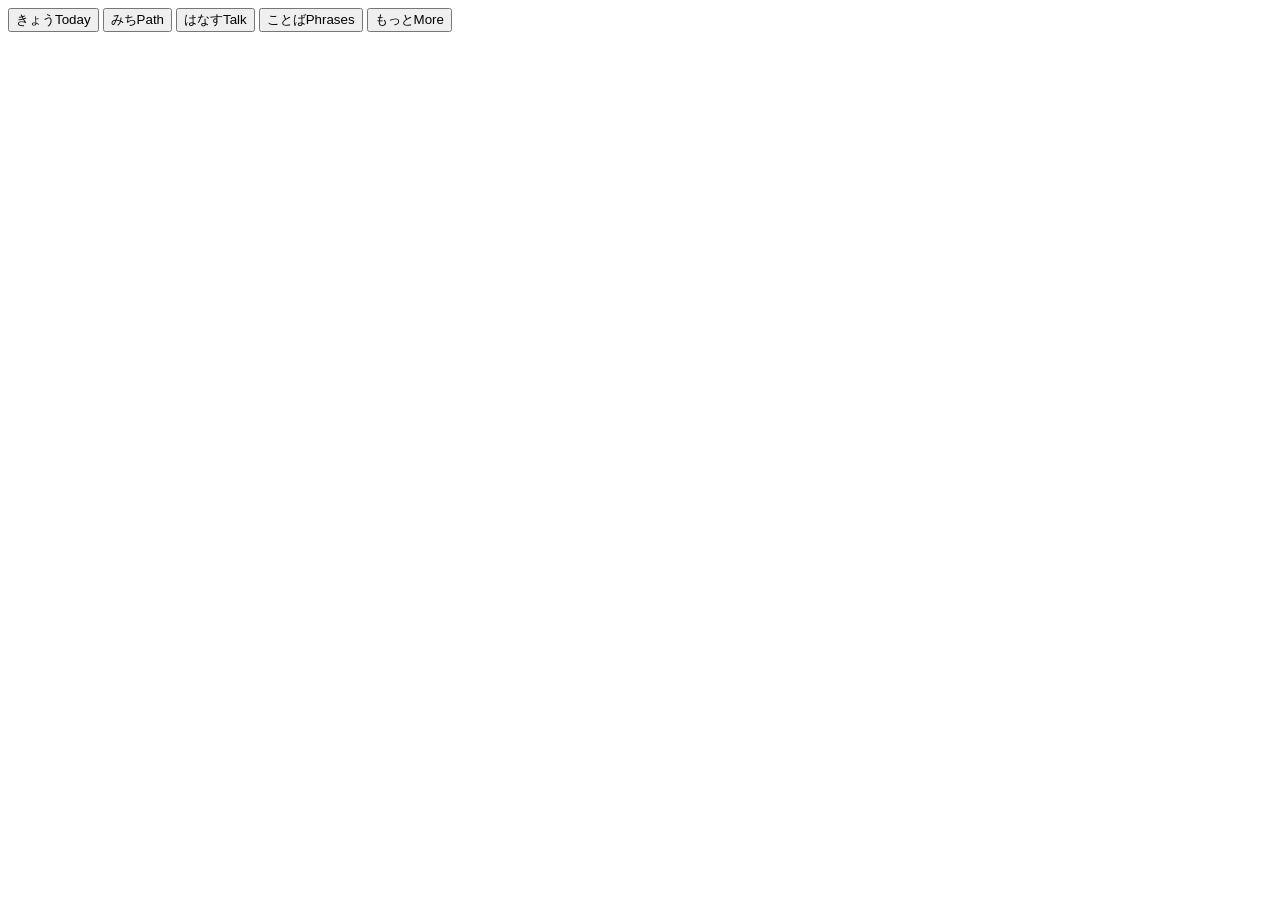
<file: source/src/shell.html>
<!doctype html>
<html lang="en">
<head>
<meta charset="utf-8">
<meta name="viewport" content="width=device-width,initial-scale=1,viewport-fit=cover">
<meta name="theme-color" content="#E7EEEA" media="(prefers-color-scheme: light)">
<meta name="theme-color" content="#10161E" media="(prefers-color-scheme: dark)">
<title>Tabi Kaiwa</title>
<link rel="icon" href="data:image/svg+xml,%3Csvg xmlns='http://www.w3.org/2000/svg' viewBox='0 0 64 64'%3E%3Ccircle cx='32' cy='32' r='28' fill='none' stroke='%23C8452F' stroke-width='5'/%3E%3Ctext x='32' y='43' font-size='30' text-anchor='middle' fill='%23C8452F' font-family='sans-serif' font-weight='700'%3E旅%3C/text%3E%3C/svg%3E">
<link rel="preconnect" href="https://fonts.googleapis.com">
<link rel="preconnect" href="https://fonts.gstatic.com" crossorigin>
<link rel="stylesheet" href="https://fonts.googleapis.com/css2?family=DM+Mono:wght@400;500&family=Zen+Kaku+Gothic+New:wght@400;500;700&family=Zen+Maru+Gothic:wght@500;700&display=swap">
<style>
/*CSS*/
</style>
</head>
<body>
<div id="app">
  <main id="main"></main>
  <nav id="nav" class="nav" aria-label="Sections">
    <button data-tab="home" aria-current="true"><span class="ni">きょう</span><span class="nl">Today</span></button>
    <button data-tab="learn"><span class="ni">みち</span><span class="nl">Path</span></button>
    <button data-tab="talk"><span class="ni">はなす</span><span class="nl">Talk</span></button>
    <button data-tab="book"><span class="ni">ことば</span><span class="nl">Phrases</span></button>
    <button data-tab="more"><span class="ni">もっと</span><span class="nl">More</span></button>
  </nav>
</div>
<div id="toast" class="toast" hidden></div>
<script type="application/json" id="curriculum">/*DATA*/</script>
<script>
/*JS*/
</script>
</body>
</html>
</file>
